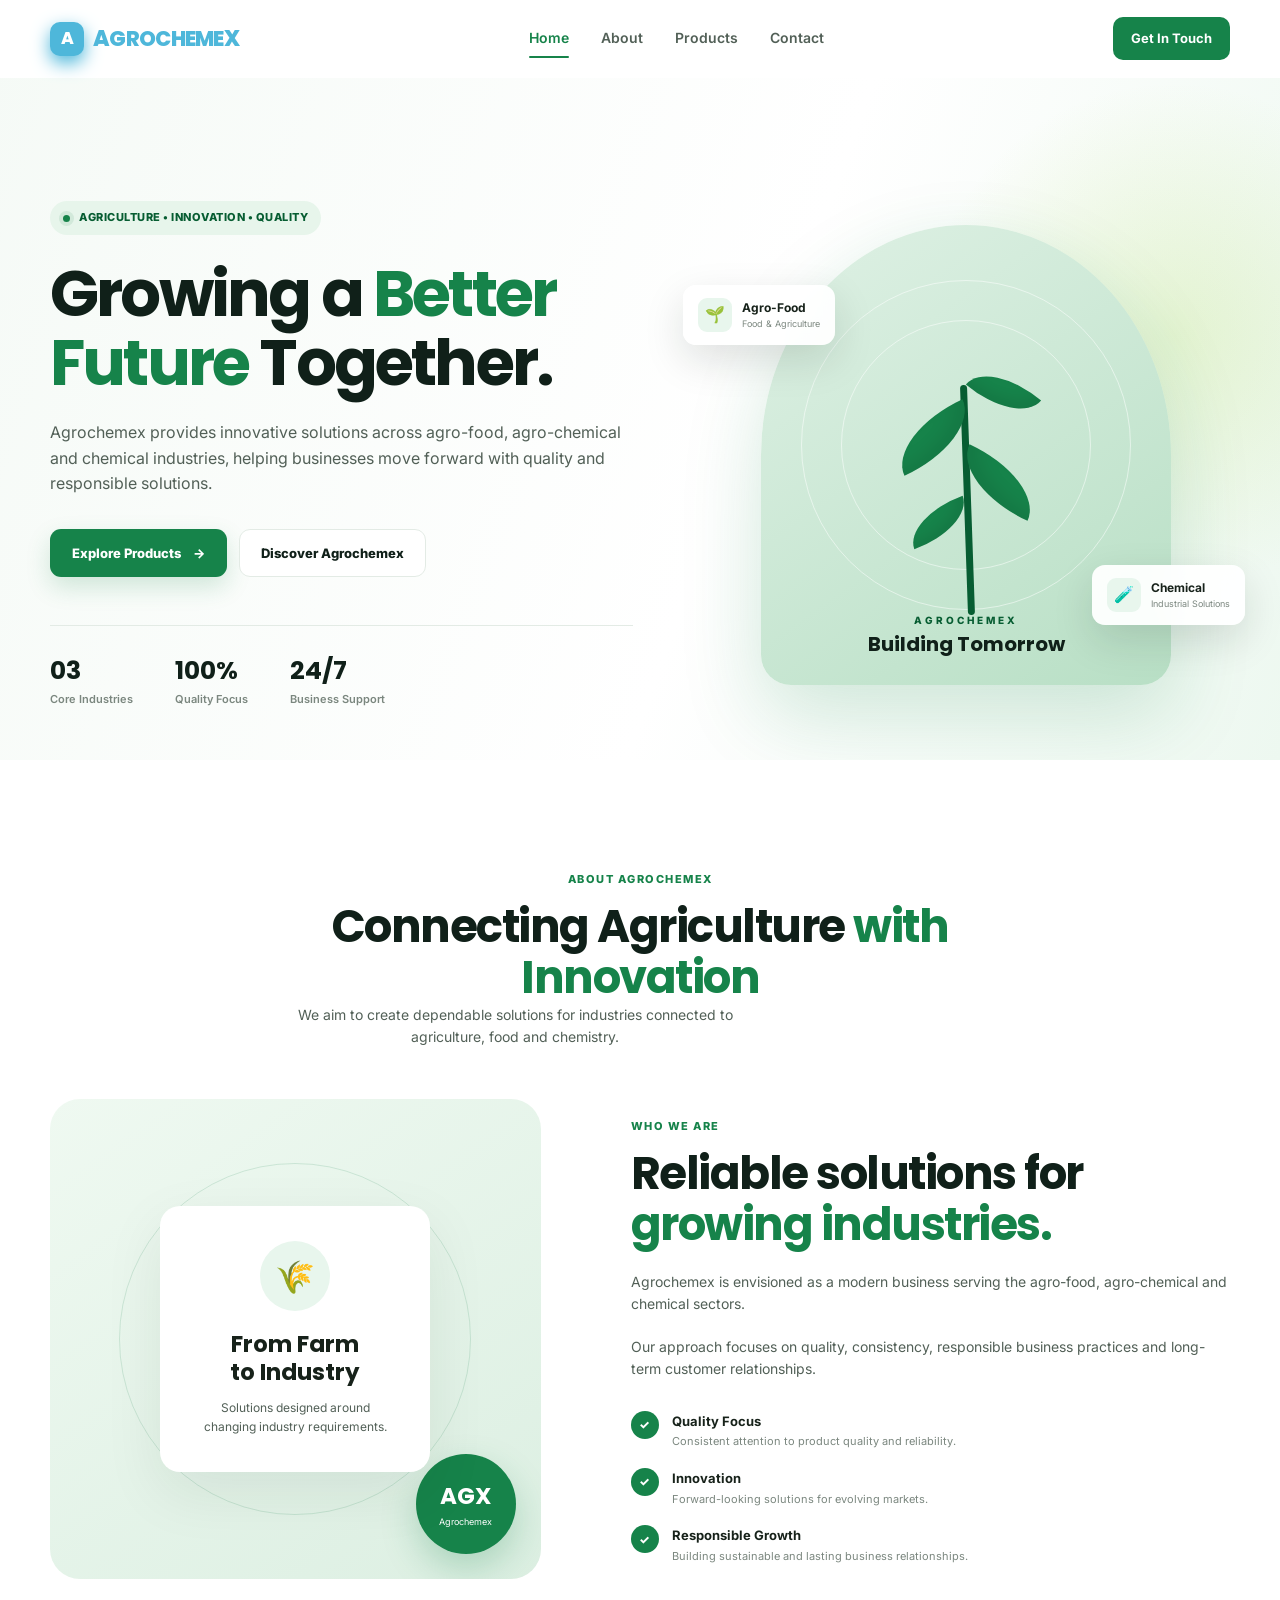
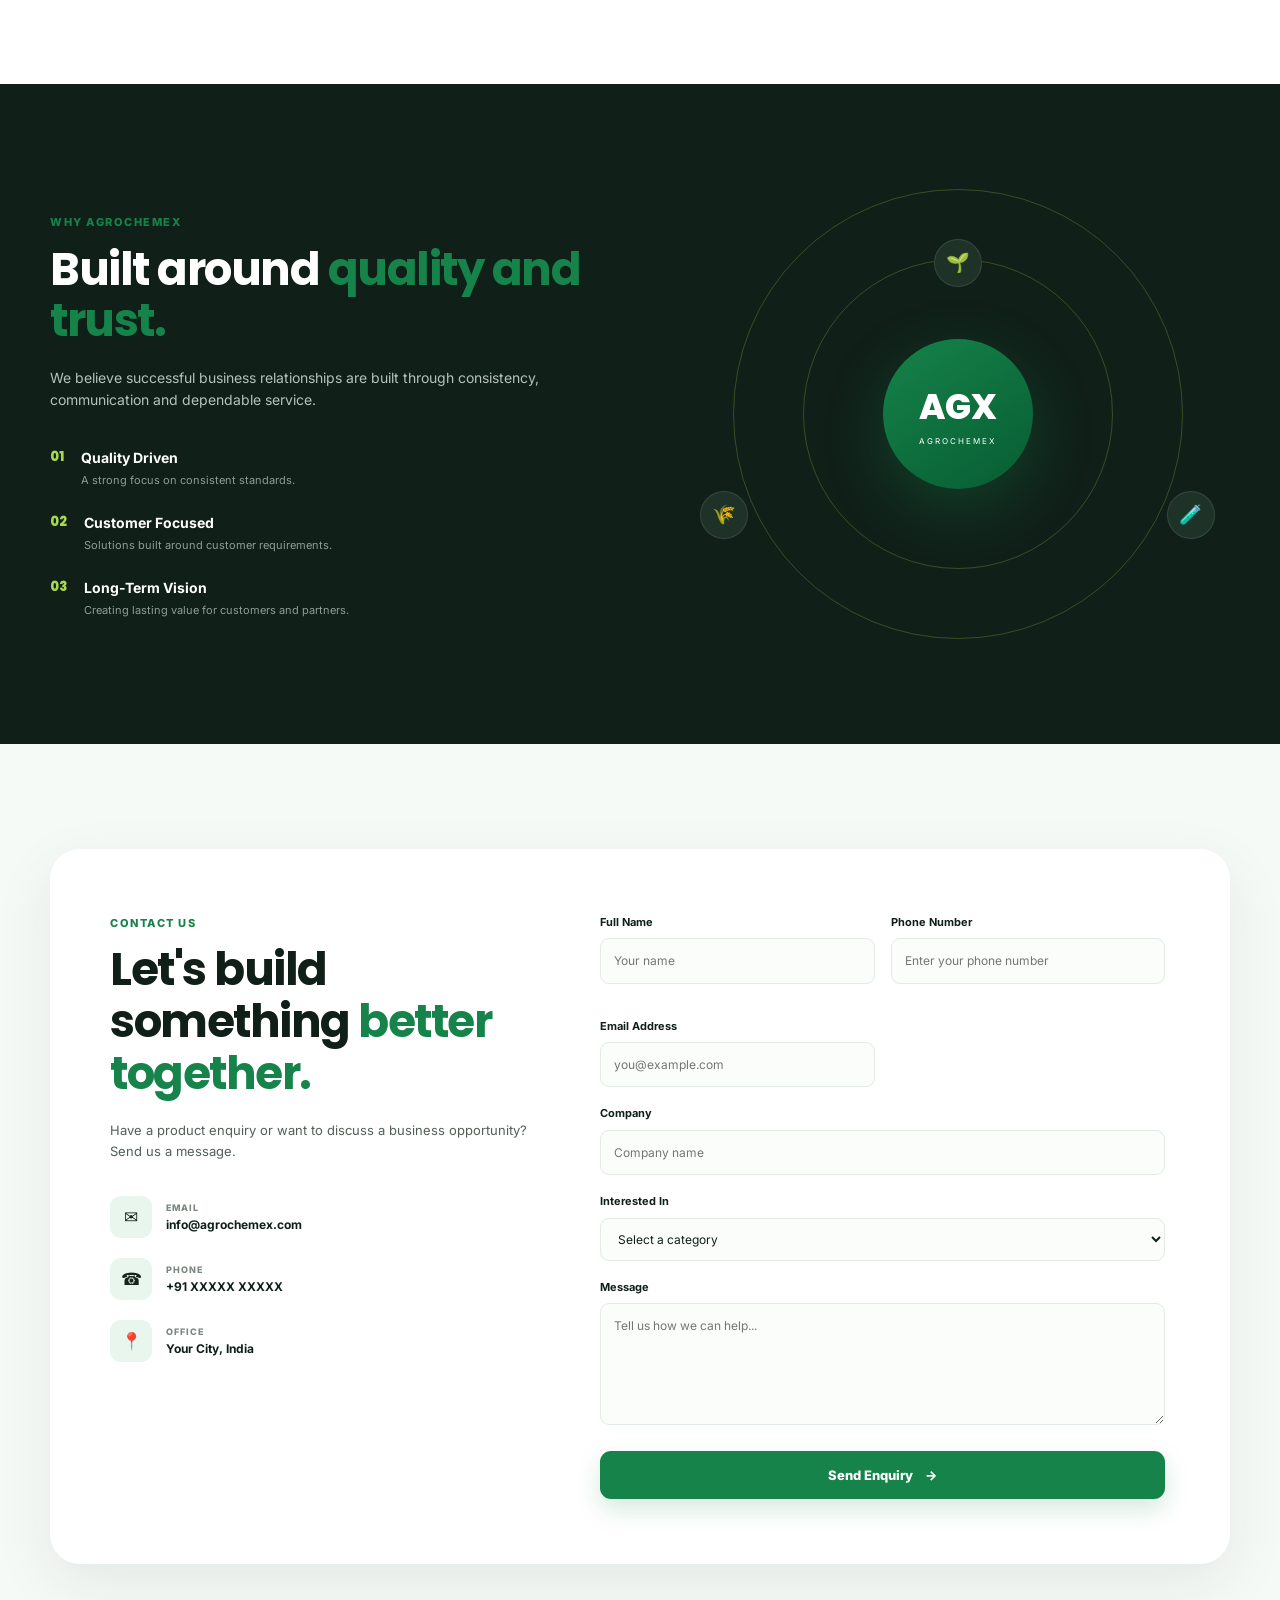
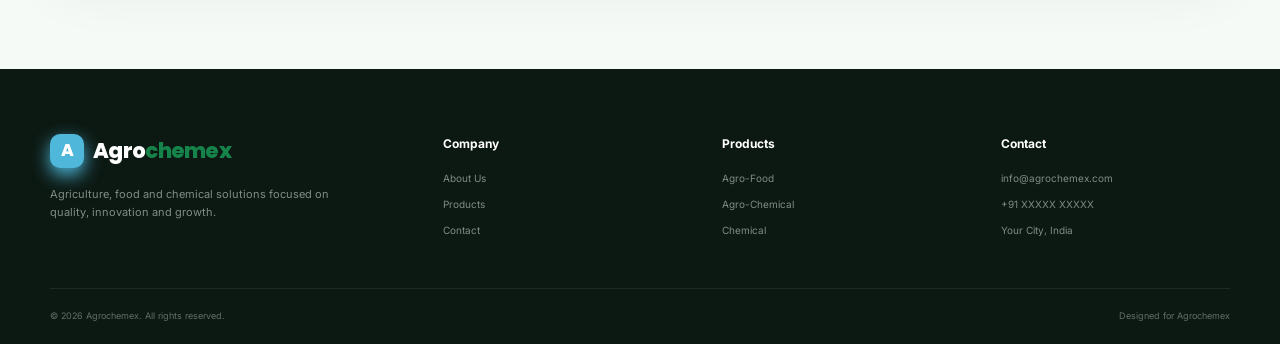
<file: index.html>
<!DOCTYPE html>
<html lang="en">
<head>
    <meta charset="UTF-8">

    <meta name="viewport"
          content="width=device-width, initial-scale=1.0">

    <meta name="description"
          content="Agrochemex - Innovative solutions in Agro-Food, Agro-Chemical and Chemical products.">

    <meta name="keywords"
          content="Agrochemex, agro food, agro chemical, chemicals, agriculture">

    <meta name="author"
          content="Agrochemex">

    <title>Agrochemex | Agriculture & Chemical Solutions</title>

    <!-- Google Font -->
    <link rel="preconnect" href="https://fonts.googleapis.com">
    <link rel="preconnect" href="https://fonts.gstatic.com" crossorigin>

    <link href="https://fonts.googleapis.com/css2?family=Inter:wght@400;500;600;700;800&family=Poppins:wght@500;600;700;800&display=swap"
          rel="stylesheet">

    <!-- CSS -->
    <link rel="stylesheet" href="style.css">
</head>

<body>

<!-- =========================================
     HEADER
========================================= -->

<header class="header" id="header">

    <div class="container nav-container">

        <a href="#home" class="logo">
            <span class="logo-icon">A</span>
            <span style="color: rgb(78, 183, 218);"> <span class="A-Style"> A</span>GROCHEME<span class="A-Style">X</span></span>
        </a>

        <nav class="navbar" id="navbar">

            <a href="#home" class="nav-link active">Home</a>
            <a href="#about" class="nav-link">About</a>
            <a href="Products/products.html" class="nav-link">Products</a>
            <a href="#contact" class="nav-link">Contact</a>

        </nav>

        <a href="#contact" class="nav-button">
            Get In Touch
        </a>

        <button class="menu-button"
                id="menuButton"
                aria-label="Open navigation menu"
                aria-expanded="false">

            <span></span>
            <span></span>
            <span></span>

        </button>

    </div>

</header>


<!-- =========================================
     HERO SECTION
========================================= -->

<main>

<section class="hero" id="home">

    <div class="hero-background"></div>

    <div class="container hero-container">

        <div class="hero-content">

            <div class="hero-badge">
                <span class="badge-dot"></span>
                Agriculture • Innovation • Quality
            </div>

            <h1>
                Growing a
                <span>Better Future</span>
                Together.
            </h1>

            <p>
                Agrochemex provides innovative solutions across
                agro-food, agro-chemical and chemical industries,
                helping businesses move forward with quality
                and responsible solutions.
            </p>

            <div class="hero-buttons">

                <a href="Products/products.html" class="btn btn-primary">
                    Explore Products
                    <span>→</span>
                </a>

                <a href="#about" class="btn btn-secondary">
                    Discover Agrochemex
                </a>

            </div>

            <div class="hero-stats">

                <div class="stat">
                    <strong>03</strong>
                    <span>Core Industries</span>
                </div>

                <div class="stat">
                    <strong>100%</strong>
                    <span>Quality Focus</span>
                </div>

                <div class="stat">
                    <strong>24/7</strong>
                    <span>Business Support</span>
                </div>

            </div>

        </div>


        <div class="hero-visual">

            <div class="hero-card main-visual-card">

                <div class="visual-circle circle-one"></div>
                <div class="visual-circle circle-two"></div>

                <div class="plant">
                    <div class="stem"></div>

                    <div class="leaf leaf-one"></div>
                    <div class="leaf leaf-two"></div>
                    <div class="leaf leaf-three"></div>
                    <div class="leaf leaf-four"></div>

                </div>

                <div class="visual-label">
                    <span>AGROCHEMEX</span>
                    <strong>Building Tomorrow</strong>
                </div>

            </div>

            <div class="floating-card floating-card-one">
                <span class="floating-icon">🌱</span>
                <div>
                    <strong>Agro-Food</strong>
                    <small>Food & Agriculture</small>
                </div>
            </div>

            <div class="floating-card floating-card-two">
                <span class="floating-icon">🧪</span>
                <div>
                    <strong>Chemical</strong>
                    <small>Industrial Solutions</small>
                </div>
            </div>

        </div>

    </div>

</section>


<!-- =========================================
     ABOUT SECTION
========================================= -->

<section class="about section" id="about">

    <div class="container">

        <div class="section-heading centered">

            <span class="section-tag">ABOUT AGROCHEMEX</span>

            <h2>
                Connecting Agriculture
                <span>with Innovation</span>
            </h2>

            <p>
                We aim to create dependable solutions for industries
                connected to agriculture, food and chemistry.
            </p>

        </div>


        <div class="about-grid">

            <div class="about-visual">

                <div class="about-box">

                    <div class="about-icon">🌾</div>

                    <h3>
                        From Farm
                        <br>
                        to Industry
                    </h3>

                    <p>
                        Solutions designed around changing
                        industry requirements.
                    </p>

                </div>

                <div class="experience-badge">
                    <strong>AGX</strong>
                    <span>Agrochemex</span>
                </div>

            </div>


            <div class="about-content">

                <span class="section-tag">
                    WHO WE ARE
                </span>

                <h2>
                    Reliable solutions for
                    <span>growing industries.</span>
                </h2>

                <p>
                    Agrochemex is envisioned as a modern business
                    serving the agro-food, agro-chemical and chemical
                    sectors.
                </p>

                <p>
                    Our approach focuses on quality, consistency,
                    responsible business practices and long-term
                    customer relationships.
                </p>

                <div class="about-features">

                    <div class="feature">

                        <span class="feature-icon">✓</span>

                        <div>
                            <strong>Quality Focus</strong>
                            <p>
                                Consistent attention to product
                                quality and reliability.
                            </p>
                        </div>

                    </div>


                    <div class="feature">

                        <span class="feature-icon">✓</span>

                        <div>
                            <strong>Innovation</strong>
                            <p>
                                Forward-looking solutions for
                                evolving markets.
                            </p>
                        </div>

                    </div>


                    <div class="feature">

                        <span class="feature-icon">✓</span>

                        <div>
                            <strong>Responsible Growth</strong>
                            <p>
                                Building sustainable and lasting
                                business relationships.
                            </p>
                        </div>

                    </div>

                </div>

            </div>

        </div>

    </div>

</section>



<!-- =========================================
     WHY US SECTION
========================================= -->

<section class="why-us section">

    <div class="container">

        <div class="why-grid">

            <div class="why-content">

                <span class="section-tag">
                    WHY AGROCHEMEX
                </span>

                <h2>
                    Built around
                    <span>quality and trust.</span>
                </h2>

                <p>
                    We believe successful business relationships
                    are built through consistency, communication
                    and dependable service.
                </p>

                <div class="why-list">

                    <div class="why-item">

                        <span>01</span>

                        <div>
                            <h3>Quality Driven</h3>
                            <p>
                                A strong focus on consistent
                                standards.
                            </p>
                        </div>

                    </div>


                    <div class="why-item">

                        <span>02</span>

                        <div>
                            <h3>Customer Focused</h3>
                            <p>
                                Solutions built around
                                customer requirements.
                            </p>
                        </div>

                    </div>


                    <div class="why-item">

                        <span>03</span>

                        <div>
                            <h3>Long-Term Vision</h3>
                            <p>
                                Creating lasting value for
                                customers and partners.
                            </p>
                        </div>

                    </div>

                </div>

            </div>


            <div class="why-visual">

                <div class="orbit orbit-one"></div>
                <div class="orbit orbit-two"></div>

                <div class="why-center">
                    <span>AGX</span>
                    <small>AGROCHEMEX</small>
                </div>

                <div class="orbit-point point-one">
                    🌱
                </div>

                <div class="orbit-point point-two">
                    🧪
                </div>

                <div class="orbit-point point-three">
                    🌾
                </div>

            </div>

        </div>

    </div>

</section>


<!-- =========================================
     CONTACT SECTION
========================================= -->

<section class="contact section" id="contact">

    <div class="container">

        <div class="contact-wrapper">

            <div class="contact-info">

                <span class="section-tag">
                    CONTACT US
                </span>

                <h2>
                    Let's build something
                    <span>better together.</span>
                </h2>

                <p>
                    Have a product enquiry or want to discuss
                    a business opportunity? Send us a message.
                </p>


                <div class="contact-details">

                    <div class="contact-detail">

                        <span class="contact-detail-icon">
                            ✉
                        </span>

                        <div>
                            <small>Email</small>
                            <strong>
                                info@agrochemex.com
                            </strong>
                        </div>

                    </div>


                    <div class="contact-detail">

                        <span class="contact-detail-icon">
                            ☎
                        </span>

                        <div>
                            <small>Phone</small>
                            <strong>
                                +91 XXXXX XXXXX
                            </strong>
                        </div>

                    </div>


                    <div class="contact-detail">

                        <span class="contact-detail-icon">
                            📍
                        </span>

                        <div>
                            <small>Office</small>
                            <strong>
                                Your City, India
                            </strong>
                        </div>

                    </div>

                </div>

            </div>


            <div class="contact-form-container">

                <form id="contactForm" novalidate>

                    <div class="form-row">

                        <div class="form-group">

                            <label for="name">
                                Full Name
                            </label>

                            <input
                                type="text"
                                id="name"
                                name="name"
                                placeholder="Your name"
                                required>

                        </div>

                        <div class="form-group">
                            <label for="phone">Phone Number</label>
                        
                            <input
                                type="tel"
                                id="phone"
                                name="phone"
                                placeholder="Enter your phone number"
                                inputmode="tel"
                                autocomplete="tel"
                                required
                            >
                        </div>


                        <div class="form-group">

                            <label for="email">
                                Email Address
                            </label>

                            <input
                                type="email"
                                id="email"
                                name="email"
                                placeholder="you@example.com"
                                required>

                        </div>

                    </div>


                    <div class="form-group">

                        <label for="company">
                            Company
                        </label>

                        <input
                            type="text"
                            id="company"
                            name="company"
                            placeholder="Company name">

                    </div>


                    <div class="form-group">

                        <label for="interest">
                            Interested In
                        </label>

                        <select id="interest"
                                name="interest">

                            <option value="">
                                Select a category
                            </option>

                            <option value="agro-food">
                                Agro-Food
                            </option>

                            <option value="agro-chemical">
                                Agro-Chemical
                            </option>

                            <option value="chemical">
                                Chemical
                            </option>

                            <option value="general">
                                General Enquiry
                            </option>

                        </select>

                    </div>


                    <div class="form-group">

                        <label for="message">
                            Message
                        </label>

                        <textarea
                            id="message"
                            name="message"
                            rows="5"
                            placeholder="Tell us how we can help..."
                            required></textarea>

                    </div>


                    <button type="submit"
                            class="btn btn-primary submit-button">

                        Send Enquiry
                        <span>→</span>

                    </button>

                    <p class="form-status"
                       id="formStatus"></p>

                </form>

            </div>

        </div>

    </div>

</section>

</main>


<!-- =========================================
     FOOTER
========================================= -->

<footer class="footer">

    <div class="container">

        <div class="footer-grid">

            <div class="footer-brand">

                <a href="#home" class="logo footer-logo">

                    <span class="logo-icon">A</span>

                    <span>
                        Agro<span class="logo-green">chemex</span>
                    </span>

                </a>

                <p>
                    Agriculture, food and chemical solutions
                    focused on quality, innovation and growth.
                </p>

            </div>


            <div class="footer-column">

                <h3>Company</h3>

                <a href="#about">About Us</a>
                <a href="Products/products.html">Products</a>
                <a href="#contact">Contact</a>

            </div>


            <div class="footer-column">

                <h3>Products</h3>

                <a href="#products"
                   data-footer-filter="agro-food">
                    Agro-Food
                </a>

                <a href="#products"
                   data-footer-filter="agro-chemical">
                    Agro-Chemical
                </a>

                <a href="#products"
                   data-footer-filter="chemical">
                    Chemical
                </a>

            </div>


            <div class="footer-column">

                <h3>Contact</h3>

                <a href="mailto:info@agrochemex.com">
                    info@agrochemex.com
                </a>

                <a href="tel:+910000000000">
                    +91 XXXXX XXXXX
                </a>

                <span>
                    Your City, India
                </span>

            </div>

        </div>


        <div class="footer-bottom">

            <p>
                © <span id="currentYear"></span>
                Agrochemex. All rights reserved.
            </p>

            <p>
                Designed for Agrochemex
            </p>

        </div>

    </div>

</footer>


<!-- =========================================
     BACK TO TOP
========================================= -->

<button class="back-to-top"
        id="backToTop"
        aria-label="Back to top">

    ↑

</button>


<!-- =========================================
     PRODUCT MODAL
========================================= -->

<div class="modal"
     id="productModal"
     aria-hidden="true">

    <div class="modal-overlay"
         id="modalOverlay"></div>

    <div class="modal-content">

        <button class="modal-close"
                id="modalClose"
                aria-label="Close">
            ×
        </button>

        <div class="modal-icon"
             id="modalIcon">
            🌱
        </div>

        <span class="section-tag"
              id="modalCategory">
            CATEGORY
        </span>

        <h2 id="modalTitle">
            Product Category
        </h2>

        <p id="modalDescription">
            Product information.
        </p>

        <div class="modal-note">
            Product specifications can be added here.
        </div>

    </div>

</div>


<!-- JavaScript -->
<script src="script.js"></script>

</body>
</html>
</file>
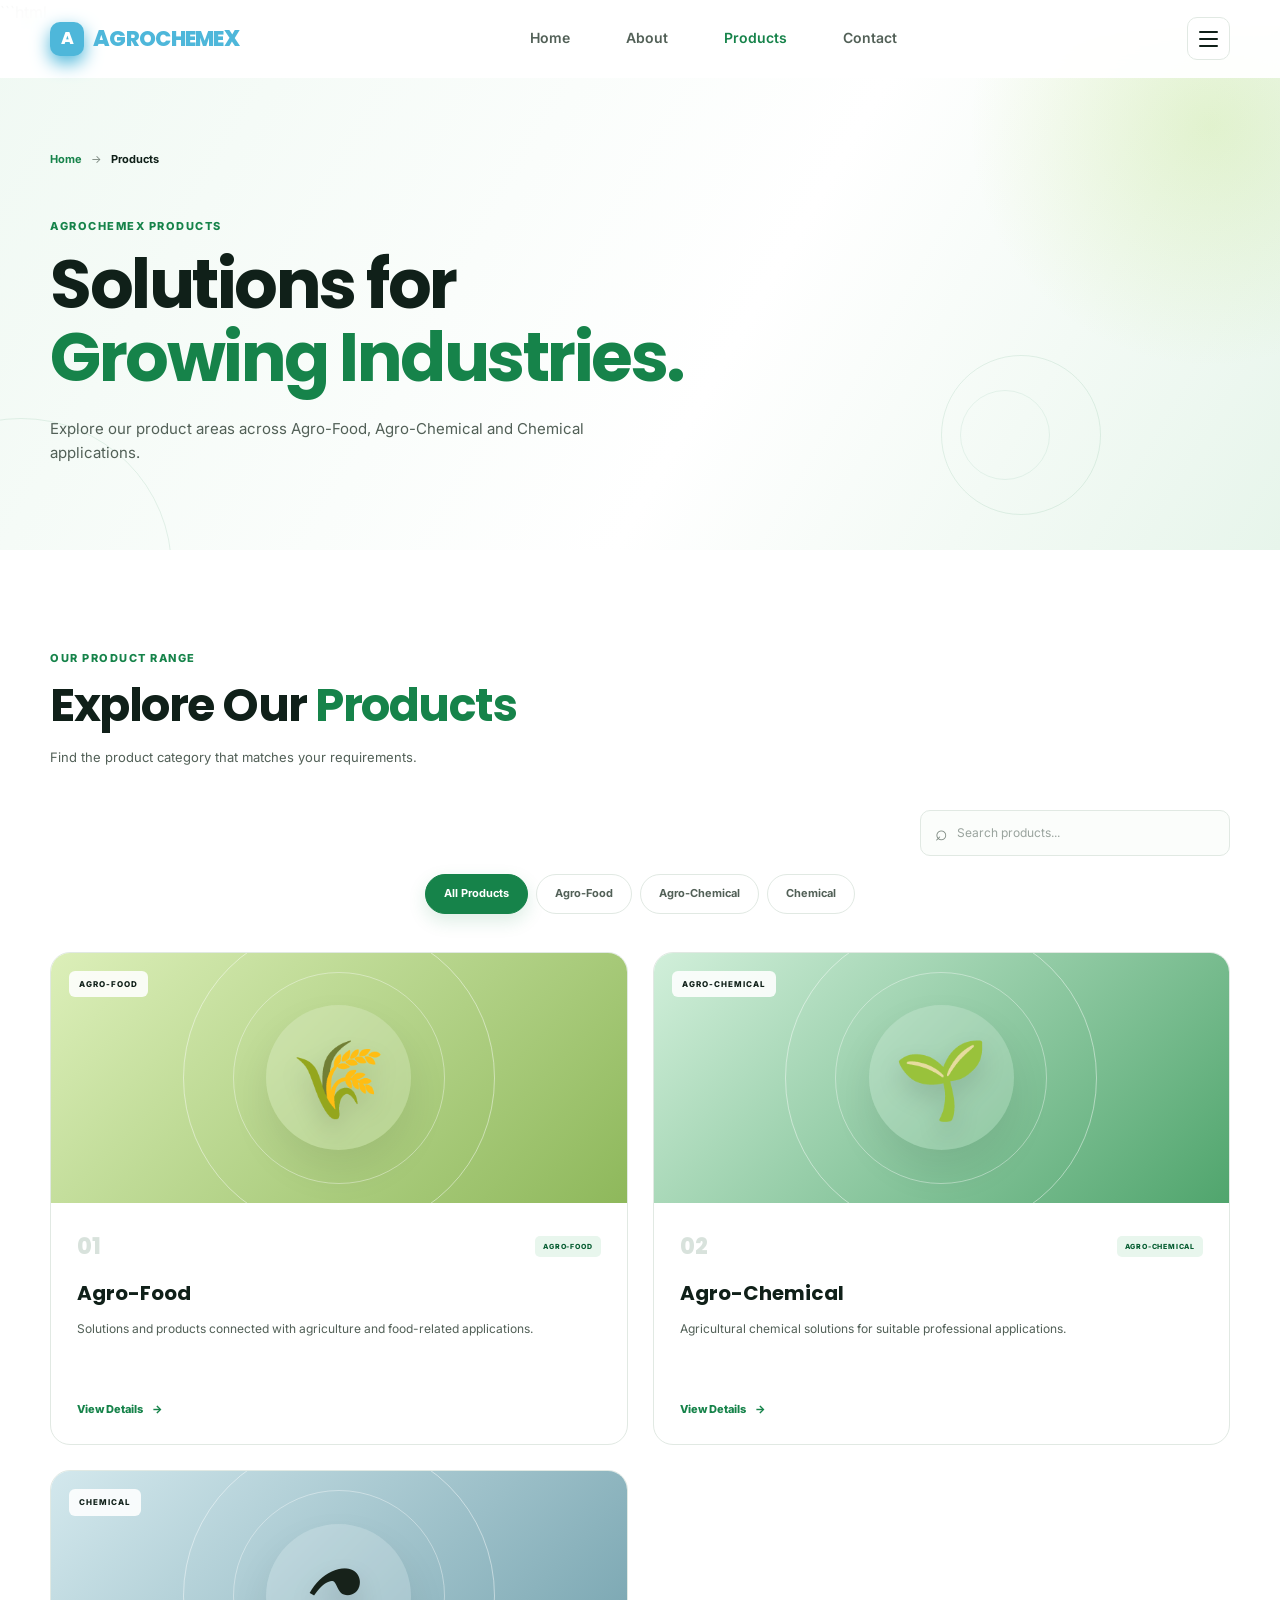
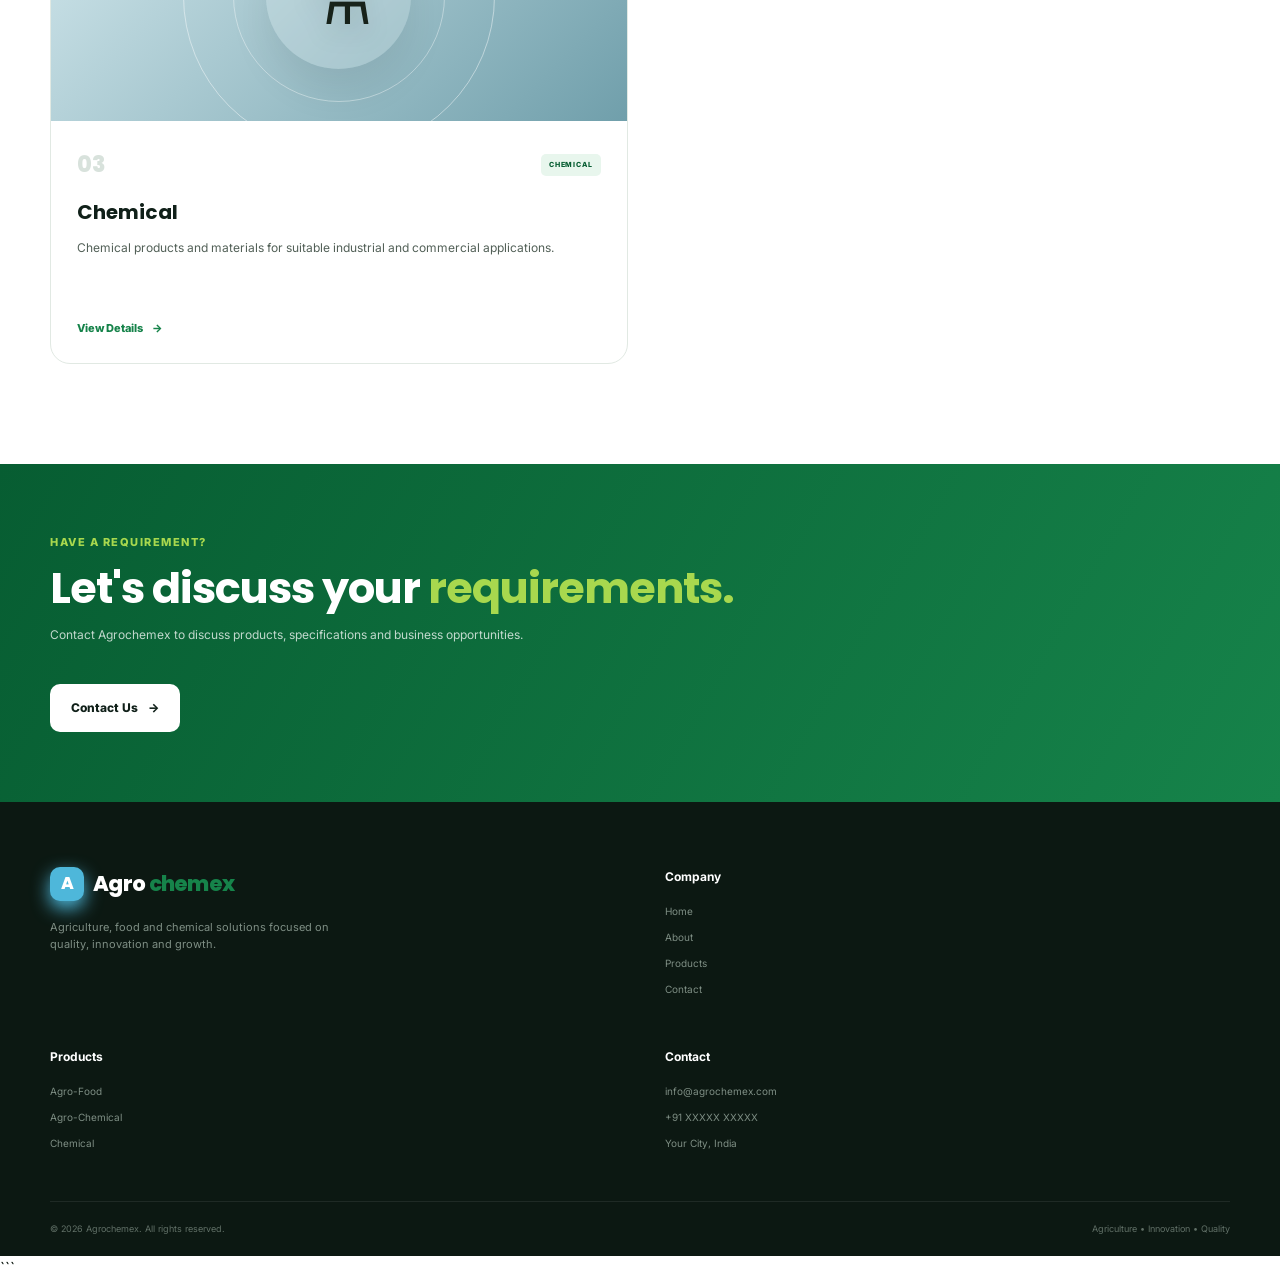
<file: Products/products.html>
```html
<!DOCTYPE html>
<html lang="en">
<head>
    <meta charset="UTF-8">

    <meta name="viewport"
          content="width=device-width, initial-scale=1.0">

    <meta name="description"
          content="Agrochemex Products - Agro-Food, Agro-Chemical and Chemical solutions.">

    <title>Products | Agrochemex</title>

    <!-- Google Fonts -->
    <link rel="preconnect" href="https://fonts.googleapis.com">
    <link rel="preconnect"
          href="https://fonts.gstatic.com"
          crossorigin>

    <link
        href="https://fonts.googleapis.com/css2?family=Inter:wght@400;500;600;700;800&family=Poppins:wght@500;600;700;800&display=swap"
        rel="stylesheet">

    <!-- Product CSS -->
    <link rel="stylesheet" href="products.css">
</head>

<body>

<!-- =========================================
     HEADER
========================================= -->

<header class="header" id="header">

    <div class="container nav-container">

        <a href="index.html" class="logo">
            <span class="logo-icon">A</span>

            <span style="color: rgb(78, 183, 218);"> <span class="A-Style"> A</span>GROCHEME<span class="A-Style">X</span></span>
        </a>


        <nav class="navbar" id="navbar">

            <a href="\index.html" class="nav-link">
                Home
            </a>

            <a href="index.html#about" class="nav-link">
                About
            </a>

            <a href="products.html"
               class="nav-link active">
                Products
            </a>

            <a href="\index.html#contact" class="nav-link">
                Contact
            </a>

        </nav>


        <button
            class="menu-button"
            id="menuButton"
            aria-label="Open navigation menu"
            aria-expanded="false">

            <span></span>
            <span></span>
            <span></span>

        </button>

    </div>

</header>


<!-- =========================================
     PAGE HERO
========================================= -->

<section class="products-hero">

    <div class="hero-decoration decoration-one"></div>
    <div class="hero-decoration decoration-two"></div>

    <div class="container">

        <div class="breadcrumb">

            <a href="\index.html">
                Home
            </a>

            <span>→</span>

            <strong>
                Products
            </strong>

        </div>


        <div class="hero-content">

            <span class="section-tag">
                AGROCHEMEX PRODUCTS
            </span>

            <h1>
                Solutions for
                <span>Growing Industries.</span>
            </h1>

            <p>
                Explore our product areas across Agro-Food,
                Agro-Chemical and Chemical applications.
            </p>

        </div>

    </div>

</section>


<!-- =========================================
     PRODUCT SECTION
========================================= -->

<main>

<section class="products-section">

    <div class="container">


        <!-- Section Heading -->

        <div class="section-heading">

            <div>

                <span class="section-tag">
                    OUR PRODUCT RANGE
                </span>

                <h2>
                    Explore Our
                    <span>Products</span>
                </h2>

            </div>

            <p>
                Find the product category that matches
                your requirements.
            </p>

        </div>


        <!-- =====================================
             SEARCH
        ====================================== -->

        <div class="product-controls">

            <div class="search-box">

                <span class="search-icon">
                    ⌕
                </span>

                <input
                    type="search"
                    id="productSearch"
                    placeholder="Search products..."
                    autocomplete="off">

            </div>

        </div>


        <!-- =====================================
             FILTERS
        ====================================== -->

        <div class="filter-buttons">

            <button
                class="filter-btn active"
                data-filter="all">

                All Products

            </button>


            <button
                class="filter-btn"
                data-filter="agro-food">

                Agro-Food

            </button>


            <button
                class="filter-btn"
                data-filter="agro-chemical">

                Agro-Chemical

            </button>


            <button
                class="filter-btn"
                data-filter="chemical">

                Chemical

            </button>

        </div>


        <!-- =====================================
             PRODUCT GRID
        ====================================== -->

        <div
            class="products-grid"
            id="productsGrid">


            <!-- =================================
                 AGRO FOOD
            ================================== -->

            <article
                class="product-card"
                data-category="agro-food"
                data-name="agro food solutions">
                <a href="Agro-Food/agro-food.html" class="">

                <div class="product-image agro-food">

                    <div class="product-circle"></div>

                    <span class="product-symbol">
                        🌾
                    </span>

                    <span class="category-label">
                        AGRO-FOOD
                    </span>

                </div>


                <div class="product-info">

                    <div class="product-top">

                        <span class="product-number">
                            01
                        </span>

                        <span class="product-tag">
                            AGRO-FOOD
                        </span>

                    </div>


                    <h3>
                        Agro-Food 
                    </h3>


                    <p>
                        Solutions and products connected with
                        agriculture and food-related applications.
                    </p>


                    <a href="Agro-Food/agro-food.html"><button
                        class="view-product"
                        data-product="agro-food">

                        View Details

                        <span>→</span>

                    </button></a>

                </div>
            </a>
            </article>  


            <!-- =================================
                 AGRO CHEMICAL
            ================================== -->

            <article
                class="product-card"
                data-category="agro-chemical"
                data-name="agro chemical agricultural solutions">

                <div class="product-image agro-chemical">

                    <div class="product-circle"></div>

                    <span class="product-symbol">
                        🌱
                    </span>

                    <span class="category-label">
                        AGRO-CHEMICAL
                    </span>

                </div>


                <div class="product-info">

                    <div class="product-top">

                        <span class="product-number">
                            02
                        </span>

                        <span class="product-tag">
                            AGRO-CHEMICAL
                        </span>

                    </div>


                    <h3>
                        Agro-Chemical
                    </h3>


                    <p>
                        Agricultural chemical solutions for
                        suitable professional applications.
                    </p>


                    <button
                        class="view-product"
                        data-product="agro-chemical">

                        View Details

                        <span>→</span>

                    </button>

                </div>

            </article>


            <!-- =================================
                 CHEMICAL
            ================================== -->

            <article
                class="product-card"
                data-category="chemical"
                data-name="industrial chemical solutions">

                <div class="product-image chemical">

                    <div class="product-circle"></div>

                    <span class="product-symbol">
                        ⚗
                    </span>

                    <span class="category-label">
                        CHEMICAL
                    </span>

                </div>


                <div class="product-info">

                    <div class="product-top">

                        <span class="product-number">
                            03
                        </span>

                        <span class="product-tag">
                            CHEMICAL
                        </span>

                    </div>


                    <h3>
                        Chemical 
                    </h3>


                    <p>
                        Chemical products and materials for
                        suitable industrial and commercial
                        applications.
                    </p>


                    <a href="Chemical/chemical.html" class="chemical-link">  <button
                        class="view-product"
                        data-product="chemical">

                        View Details

                        <span>→</span>

                    </button></a>

                </div>

            </article>

        </div>


        <!-- =====================================
             NO RESULTS
        ====================================== -->

        <div
            class="no-results"
            id="noResults">

            <div class="no-results-icon">
                🔎
            </div>

            <h3>
                No Products Found
            </h3>

            <p>
                Try another search term or category.
            </p>

        </div>

    </div>

</section>


<!-- =========================================
     PRODUCT CATEGORIES
========================================= -->


</main>


<!-- =========================================
     CTA
========================================= -->

<section class="products-cta">

    <div class="container">

        <div class="cta-content">

            <div>

                <span class="section-tag">
                    HAVE A REQUIREMENT?
                </span>

                <h2>
                    Let's discuss your
                    <span>requirements.</span>
                </h2>

                <p>
                    Contact Agrochemex to discuss products,
                    specifications and business opportunities.
                </p>

            </div>


            <a
                href="\index.html#contact"
                class="cta-button">

                Contact Us

                <span>→</span>

            </a>

        </div>

    </div>

</section>


        </div>

    </div>

</section>
<!-- =========================================
     FOOTER
========================================= -->

<footer class="footer">

    <div class="container">

        <div class="footer-grid">


            <div class="footer-brand">

                <a
                    href="index.html"
                    class="logo footer-logo">

                    <span class="logo-icon">
                        A
                    </span>

                    <span>
                        Agro<span class="logo-green">
                            chemex
                        </span>
                    </span>

                </a>

                <p>
                    Agriculture, food and chemical solutions
                    focused on quality, innovation and growth.
                </p>

            </div>


            <div class="footer-column">

                <h3>
                    Company
                </h3>

                <a href="index.html">
                    Home
                </a>

                <a href="index.html#about">
                    About
                </a>

                <a href="products.html">
                    Products
                </a>

                <a href="index.html#contact">
                    Contact
                </a>

            </div>


            <div class="footer-column">

                <h3>
                    Products
                </h3>

                <a
                    href="#"
                    data-footer-category="agro-food">

                    Agro-Food

                </a>

                <a
                    href="#"
                    data-footer-category="agro-chemical">

                    Agro-Chemical

                </a>

                <a
                    href="#"
                    data-footer-category="chemical">

                    Chemical

                </a>

            </div>


            <div class="footer-column">

                <h3>
                    Contact
                </h3>

                <a href="mailto:info@agrochemex.com">
                    info@agrochemex.com
                </a>

                <a href="tel:+910000000000">
                    +91 XXXXX XXXXX
                </a>

                <span>
                    Your City, India
                </span>

            </div>

        </div>


        <div class="footer-bottom">

            <p>
                ©
                <span id="currentYear"></span>
                Agrochemex.
                All rights reserved.
            </p>

            <p>
                Agriculture • Innovation • Quality
            </p>

        </div>

    </div>

</footer>



<!-- =========================================
     PRODUCT MODAL
========================================= -->

<div
    class="modal"
    id="productModal"
    aria-hidden="true">

    <div
        class="modal-overlay"
        id="modalOverlay">
    </div>


    <div class="modal-content">

        <button
            class="modal-close"
            id="modalClose"
            aria-label="Close product details">

            ×

        </button>


        <div
            class="modal-icon"
            id="modalIcon">

            🌱

        </div>


        <span
            class="section-tag"
            id="modalCategory">

            CATEGORY

        </span>


        <h2 id="modalTitle">
            Product Category
        </h2>


        <p id="modalDescription">
            Product description.
        </p>


        <div class="modal-note">

            <strong>
                Product Information
            </strong>

            <p>
                Product specifications, packaging,
                applications and technical information
                can be added here.
            </p>

        </div>

        <a
            href="../../index.html#contact"
            class="modal-contact-button"
        >
            Make an Enquiry
            <span>→</span>
        </a>

    </div>

</div>



<!-- JavaScript -->

<script src="products.js"></script>

</body>
</html>
```
</file>
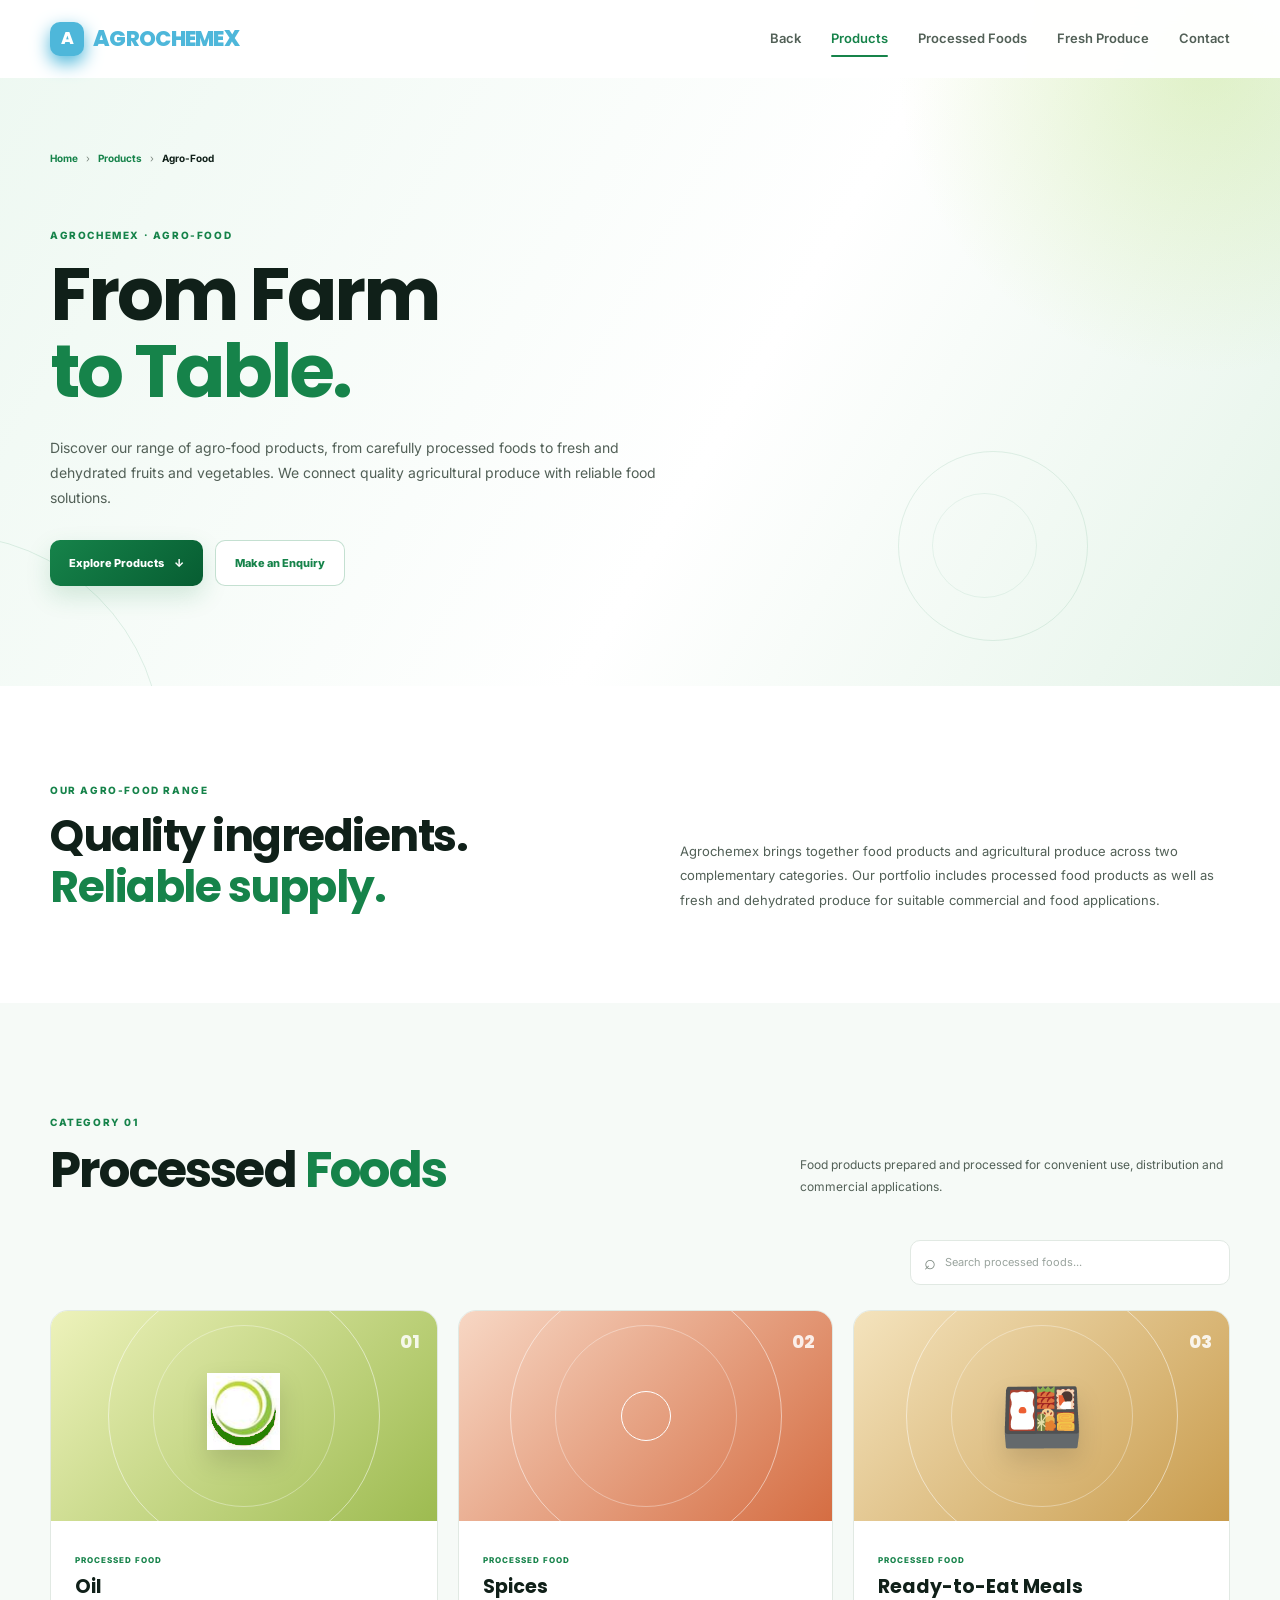
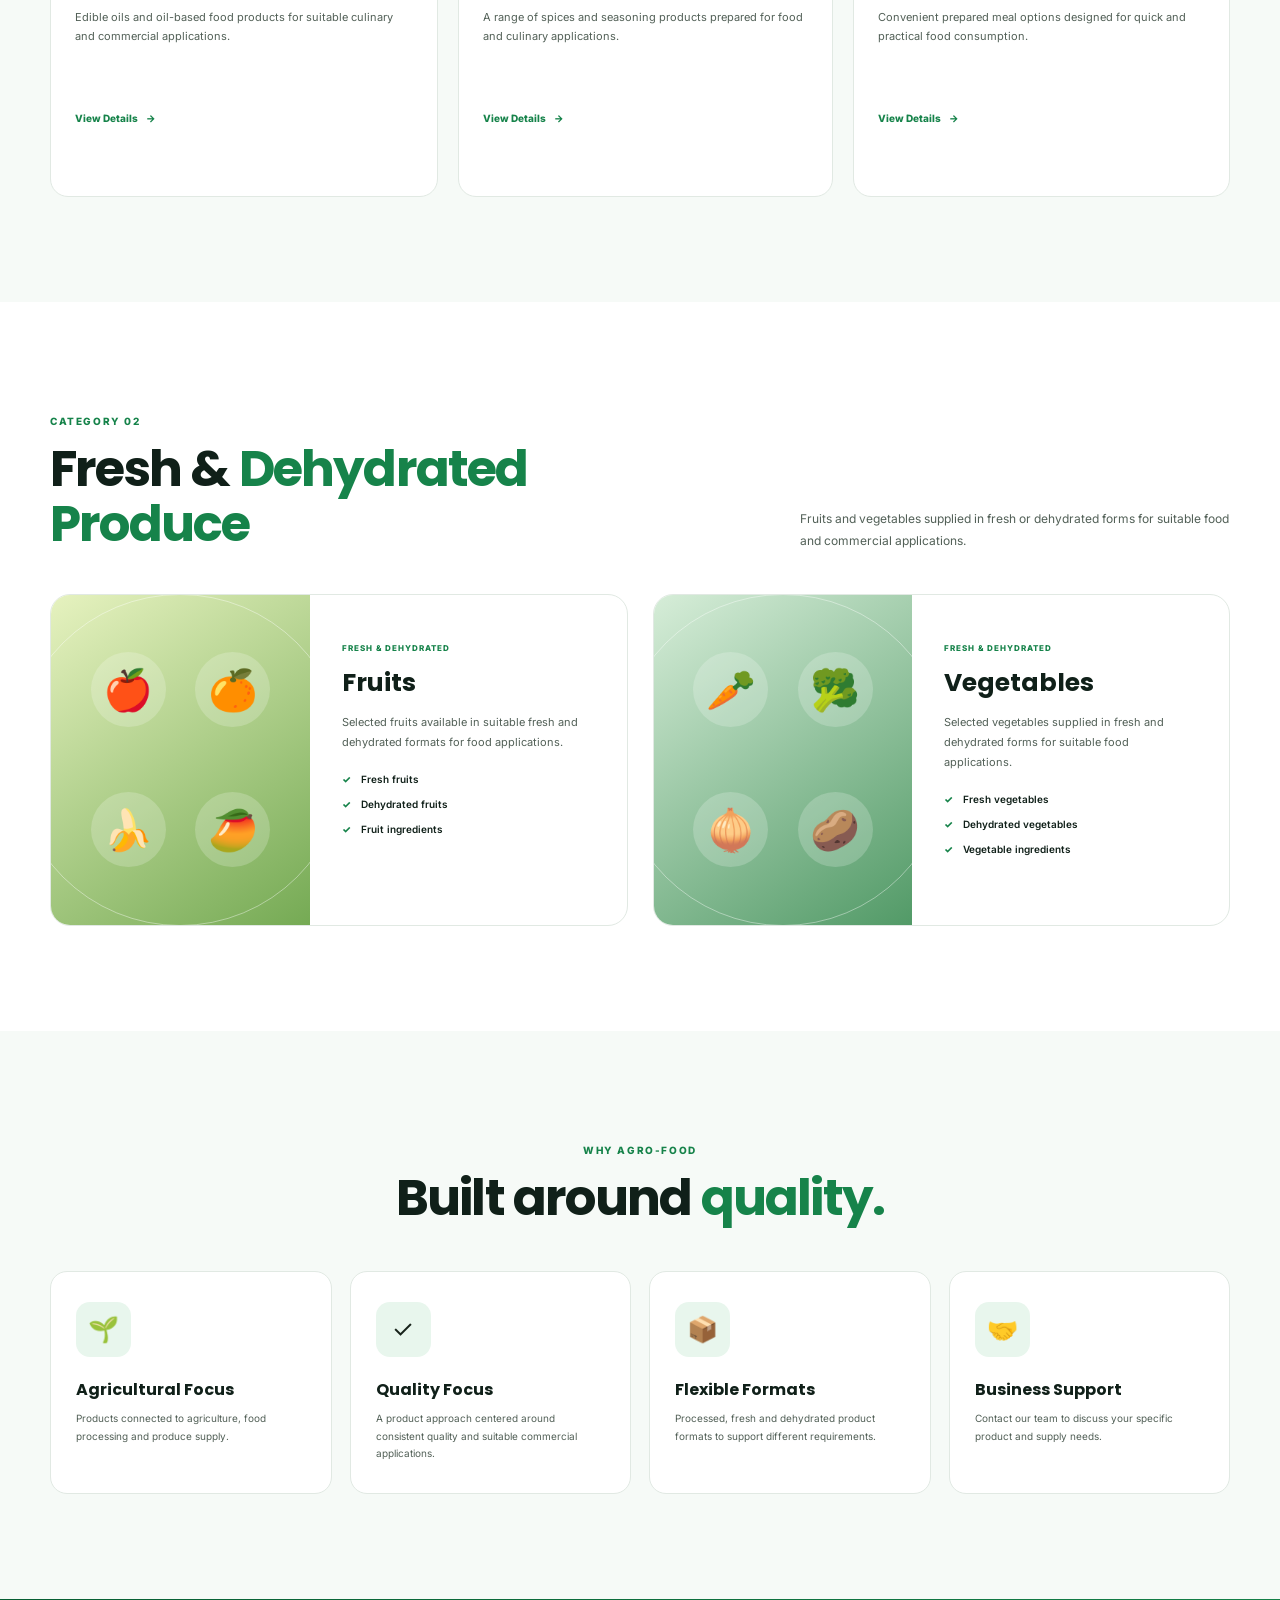
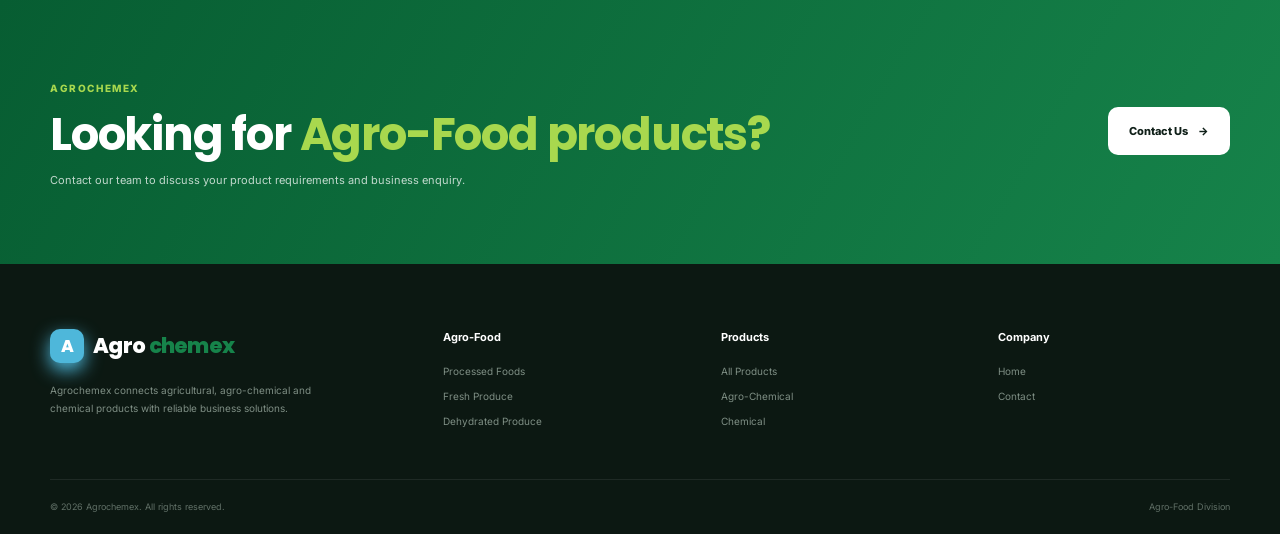
<file: Products/Agro-Food/agro-food.html>
<!DOCTYPE html>
<html lang="en">

<head>

    <meta charset="UTF-8">

    <meta
        name="viewport"
        content="width=device-width, initial-scale=1.0"
    >

    <meta
        name="description"
        content="Agro-Food products from Agrochemex including processed foods, fresh produce and dehydrated fruits and vegetables."
    >

    <title>
        Agro-Food | Agrochemex
    </title>

    <!-- Google Fonts -->
    <link
        rel="preconnect"
        href="https://fonts.googleapis.com"
    >

    <link
        rel="preconnect"
        href="https://fonts.gstatic.com"
        crossorigin
    >

    <link
        href="https://fonts.googleapis.com/css2?family=Inter:wght@400;500;600;700;800&family=Poppins:wght@500;600;700;800&display=swap"
        rel="stylesheet"
    >

    <!-- CSS -->
    <link
        rel="stylesheet"
        href="agro-food.css"
    >

</head>


<body>


<!-- =========================================
     HEADER
========================================= -->

<header class="header" id="header">

    <div class="container nav-container">


        <!-- LOGO -->

        <a
            href="index.html"
            class="logo"
        >

            <span class="logo-icon">
                A
            </span>

            <span style="color: rgb(78, 183, 218);"> <span class="A-Style"> A</span>GROCHEME<span class="A-Style">X</span></span>

        </a>


        <!-- NAVIGATION -->

        <nav
            class="navbar"
            id="navbar"
        >

            <a
                href="../products.html"
                class="nav-link"
            >
                Back
            </a>

            <a
                href="#"
                class="nav-link active"
            >
                Products
            </a>

            <a
                href="#processed-foods"
                class="nav-link"
            >
                Processed Foods
            </a>

            <a
                href="#fresh-produce"
                class="nav-link"
            >
                Fresh Produce
            </a>

            <a
                href="#contact"
                class="nav-link"
            >
                Contact
            </a>

        </nav>


        <!-- MOBILE MENU -->

        <button
            class="menu-button"
            id="menuButton"
            type="button"
            aria-label="Open navigation menu"
            aria-expanded="false"
        >

            <span></span>
            <span></span>
            <span></span>

        </button>

    </div>

</header>



<!-- =========================================
     HERO
========================================= -->

<main>

<section class="hero">

    <div class="hero-decoration hero-decoration-one"></div>

    <div class="hero-decoration hero-decoration-two"></div>


    <div class="container">


        <div class="breadcrumb">

            <a href="index.html">
                Home
            </a>

            <span>›</span>

            <a href="products.html">
                Products
            </a>

            <span>›</span>

            <strong>
                Agro-Food
            </strong>

        </div>


        <div class="hero-content">

            <span class="section-tag">
                AGROCHEMEX · AGRO-FOOD
            </span>

            <h1>
                From Farm
                <span>to Table.</span>
            </h1>

            <p>
                Discover our range of agro-food products,
                from carefully processed foods to fresh
                and dehydrated fruits and vegetables.
                We connect quality agricultural produce
                with reliable food solutions.
            </p>


            <div class="hero-buttons">

                <a
                    href="#processed-foods"
                    class="primary-button"
                >
                    Explore Products
                    <span>↓</span>
                </a>

                <a
                    href="#contact"
                    class="secondary-button"
                >
                    Make an Enquiry
                </a>

            </div>

        </div>

    </div>

</section>



<!-- =========================================
     INTRO
========================================= -->

<section class="intro-section">

    <div class="container">

        <div class="intro-grid">

            <div>

                <span class="section-tag">
                    OUR AGRO-FOOD RANGE
                </span>

                <h2>
                    Quality ingredients.
                    <span>Reliable supply.</span>
                </h2>

            </div>


            <p>
                Agrochemex brings together food products
                and agricultural produce across two
                complementary categories. Our portfolio
                includes processed food products as well
                as fresh and dehydrated produce for
                suitable commercial and food applications.
            </p>

        </div>

    </div>

</section>



<!-- =========================================
     PROCESSED FOODS
========================================= -->

<section
    class="products-section processed-section"
    id="processed-foods"
>

    <div class="container">


        <div class="section-heading">

            <div>

                <span class="section-tag">
                    CATEGORY 01
                </span>

                <h2>
                    Processed
                    <span>Foods</span>
                </h2>

            </div>

            <p>
                Food products prepared and processed
                for convenient use, distribution and
                commercial applications.
            </p>

        </div>


        <!-- SEARCH -->

        <div class="product-tools">

            <div class="search-box">

                <span class="search-icon">
                    ⌕
                </span>

                <input
                    type="search"
                    id="processedSearch"
                    placeholder="Search processed foods..."
                    autocomplete="off"
                >

            </div>

        </div>


        <!-- PRODUCTS -->

        <div
            class="product-grid"
            id="processedGrid"
        >


            <!-- OIL -->

            <article
                class="product-card"
                data-name="oil"
            >

                <div class="product-visual oil">

                    <span class="product-emoji">
                        <img src="Agro-Oil icon.PNG" class="agro-oil-icon">
                    </span>

                    <span class="product-number">
                        01
                    </span>

                </div>


                <div class="product-content">

                    <span class="product-category">
                        PROCESSED FOOD
                    </span>

                    <h3>
                        Oil
                    </h3>

                    <p class="Oil-para" >
                        Edible oils and oil-based food
                        products for suitable culinary
                        and commercial applications.
                    </p>

                    <button
                        type="button"
                        class="product-button"
                        data-product="oil"
                    >
                        View Details
                        <span>→</span>
                    </button>

                </div>

            </article>



            <!-- SPICES -->

            <article
                class="product-card"
                data-name="spices"
            >

                <div class="product-visual spices">

                    <div class="product-emoji2">
                        <!-- <img src="Spices icon.jpg" class="spices-icon"> -->
                    </div>

                    <span class="product-number">
                        02
                    </span>

                </div>


                <div class="product-content">

                    <span class="product-category">
                        PROCESSED FOOD
                    </span>

                    <h3>
                        Spices
                    </h3>

                    <p>
                        A range of spices and seasoning
                        products prepared for food and
                        culinary applications.
                    </p>

                    <button
                        type="button"
                        class="product-button"
                        data-product="spices"
                    >
                        View Details
                        <span>→</span>
                    </button>

                </div>

            </article>






            <!-- READY TO EAT -->

            <article
                class="product-card"
                data-name="ready-to-eat meals ready meals"
            >

                <div class="product-visual ready-meals">

                    <span class="product-emoji">
                        🍱
                    </span>

                    <span class="product-number">
                        03
                    </span>

                </div>


                <div class="product-content">

                    <span class="product-category">
                        PROCESSED FOOD
                    </span>

                    <h3>
                        Ready-to-Eat Meals
                    </h3>

                    <p>
                        Convenient prepared meal options
                        designed for quick and practical
                        food consumption.
                    </p>

                    <button
                        type="button"
                        class="product-button"
                        data-product="ready-meals"
                    >
                        View Details
                        <span>→</span>
                    </button>

                </div>

            </article>

        </div>


        <div
            class="no-results"
            id="processedNoResults"
        >

            <div>
                🔎
            </div>

            <h3>
                No products found
            </h3>

            <p>
                Try searching for another processed food.
            </p>

        </div>

    </div>

</section>



<!-- =========================================
     FRESH & DEHYDRATED PRODUCE
========================================= -->

<section
    class="products-section fresh-section"
    id="fresh-produce"
>

    <div class="container">


        <div class="section-heading">

            <div>

                <span class="section-tag">
                    CATEGORY 02
                </span>

                <h2>
                    Fresh &
                    <span>Dehydrated Produce</span>
                </h2>

            </div>

            <p>
                Fruits and vegetables supplied in fresh
                or dehydrated forms for suitable food
                and commercial applications.
            </p>

        </div>


        <!-- PRODUCE GRID -->

        <div class="produce-grid">


            <!-- FRUITS -->

            <article class="produce-card">

                <div class="produce-image fruits">

                    <span>
                        🍎
                    </span>

                    <span>
                        🍊
                    </span>

                    <span>
                        🍌
                    </span>

                    <span>
                        🥭
                    </span>

                </div>


                <div class="produce-content">

                    <span class="product-category">
                        FRESH & DEHYDRATED
                    </span>

                    <h3>
                        Fruits
                    </h3>

                    <p>
                        Selected fruits available in
                        suitable fresh and dehydrated
                        formats for food applications.
                    </p>


                    <ul>

                        <li>
                            Fresh fruits
                        </li>

                        <li>
                            Dehydrated fruits
                        </li>

                        <li>
                            Fruit ingredients
                        </li>

                    </ul>

                </div>

            </article>



            <!-- VEGETABLES -->

            <article class="produce-card">

                <div class="produce-image vegetables">

                    <span>
                        🥕
                    </span>

                    <span>
                        🥦
                    </span>

                    <span>
                        🧅
                    </span>

                    <span>
                        🥔
                    </span>

                </div>


                <div class="produce-content">

                    <span class="product-category">
                        FRESH & DEHYDRATED
                    </span>

                    <h3>
                        Vegetables
                    </h3>

                    <p>
                        Selected vegetables supplied in
                        fresh and dehydrated forms for
                        suitable food applications.
                    </p>


                    <ul>

                        <li>
                            Fresh vegetables
                        </li>

                        <li>
                            Dehydrated vegetables
                        </li>

                        <li>
                            Vegetable ingredients
                        </li>

                    </ul>

                </div>

            </article>

        </div>

    </div>

</section>



<!-- =========================================
     WHY AGRO-FOOD
========================================= -->

<section class="benefits-section">

    <div class="container">

        <div class="section-heading centered">

            <div>

                <span class="section-tag">
                    WHY AGRO-FOOD
                </span>

                <h2>
                    Built around
                    <span>quality.</span>
                </h2>

            </div>

        </div>


        <div class="benefits-grid">


            <div class="benefit-card">

                <div class="benefit-icon">
                    🌱
                </div>

                <h3>
                    Agricultural Focus
                </h3>

                <p>
                    Products connected to agriculture,
                    food processing and produce supply.
                </p>

            </div>


            <div class="benefit-card">

                <div class="benefit-icon">
                    ✓
                </div>

                <h3>
                    Quality Focus
                </h3>

                <p>
                    A product approach centered around
                    consistent quality and suitable
                    commercial applications.
                </p>

            </div>


            <div class="benefit-card">

                <div class="benefit-icon">
                    📦
                </div>

                <h3>
                    Flexible Formats
                </h3>

                <p>
                    Processed, fresh and dehydrated
                    product formats to support different
                    requirements.
                </p>

            </div>


            <div class="benefit-card">

                <div class="benefit-icon">
                    🤝
                </div>

                <h3>
                    Business Support
                </h3>

                <p>
                    Contact our team to discuss your
                    specific product and supply needs.
                </p>

            </div>

        </div>

    </div>

</section>



<!-- =========================================
     CONTACT CTA
========================================= -->

<section
    class="cta-section"
    id="contact"
>

    <div class="container">

        <div class="cta-content">

            <div>

                <span class="section-tag">
                    AGROCHEMEX
                </span>

                <h2>
                    Looking for
                    <span>Agro-Food products?</span>
                </h2>

                <p>
                    Contact our team to discuss your
                    product requirements and business
                    enquiry.
                </p>

            </div>


            <a
                href="index.html#contact"
                class="cta-button"
            >
                Contact Us
                <span>→</span>
            </a>

        </div>

    </div>

</section>

</main>



<!-- =========================================
     FOOTER
========================================= -->

<footer class="footer">

    <div class="container">

        <div class="footer-grid">


            <div class="footer-brand">

                <a
                    href="index.html"
                    class="logo footer-logo"
                >

                    <span class="logo-icon">
                        A
                    </span>

                    <span>
                        Agro<span class="logo-green">
                            chemex
                        </span>
                    </span>

                </a>

                <p>
                    Agrochemex connects agricultural,
                    agro-chemical and chemical products
                    with reliable business solutions.
                </p>

            </div>


            <div class="footer-column">

                <h3>
                    Agro-Food
                </h3>

                <a href="#processed-foods">
                    Processed Foods
                </a>

                <a href="#fresh-produce">
                    Fresh Produce
                </a>

                <a href="#fresh-produce">
                    Dehydrated Produce
                </a>

            </div>


            <div class="footer-column">

                <h3>
                    Products
                </h3>

                <a href="products.html">
                    All Products
                </a>

                <a href="products.html">
                    Agro-Chemical
                </a>

                <a href="products.html">
                    Chemical
                </a>

            </div>


            <div class="footer-column">

                <h3>
                    Company
                </h3>

                <a href="index.html">
                    Home
                </a>

                <a href="#contact">
                    Contact
                </a>

            </div>

        </div>


        <div class="footer-bottom">

            <span>
                ©
                <span id="currentYear">
                    2026
                </span>
                Agrochemex. All rights reserved.
            </span>

            <span>
                Agro-Food Division
            </span>

        </div>

    </div>

</footer>



<!-- =========================================
     PRODUCT MODAL
========================================= -->

<div
    class="modal"
    id="productModal"
    aria-hidden="true"
>

    <div
        class="modal-overlay"
        id="modalOverlay"
    ></div>


    <div
        class="modal-content"
        role="dialog"
        aria-modal="true"
        aria-labelledby="modalTitle"
    >

        <button
            type="button"
            class="modal-close"
            id="modalClose"
            aria-label="Close product details"
        >
            ×
        </button>


        <div
            class="modal-icon"
            id="modalIcon"
        >
            🌾
        </div>


        <span
            class="modal-category"
            id="modalCategory"
        >
            PROCESSED FOOD
        </span>


        <h2 id="modalTitle">
            Product
        </h2>


        <p id="modalDescription">
            Product information.
        </p>


        <div class="modal-note">

            <strong>
                Interested in this product?
            </strong>

            <p>
                Contact Agrochemex for product
                information, availability and
                business enquiries.
            </p>

        </div>


        <a
            href="../../index.html#contact"
            class="modal-contact-button"
        >
            Make an Enquiry
            <span>→</span>
        </a>

    </div>

</div>



<!-- JAVASCRIPT -->

<script src="agro-food.js"></script>

</body>

</html>
</file>
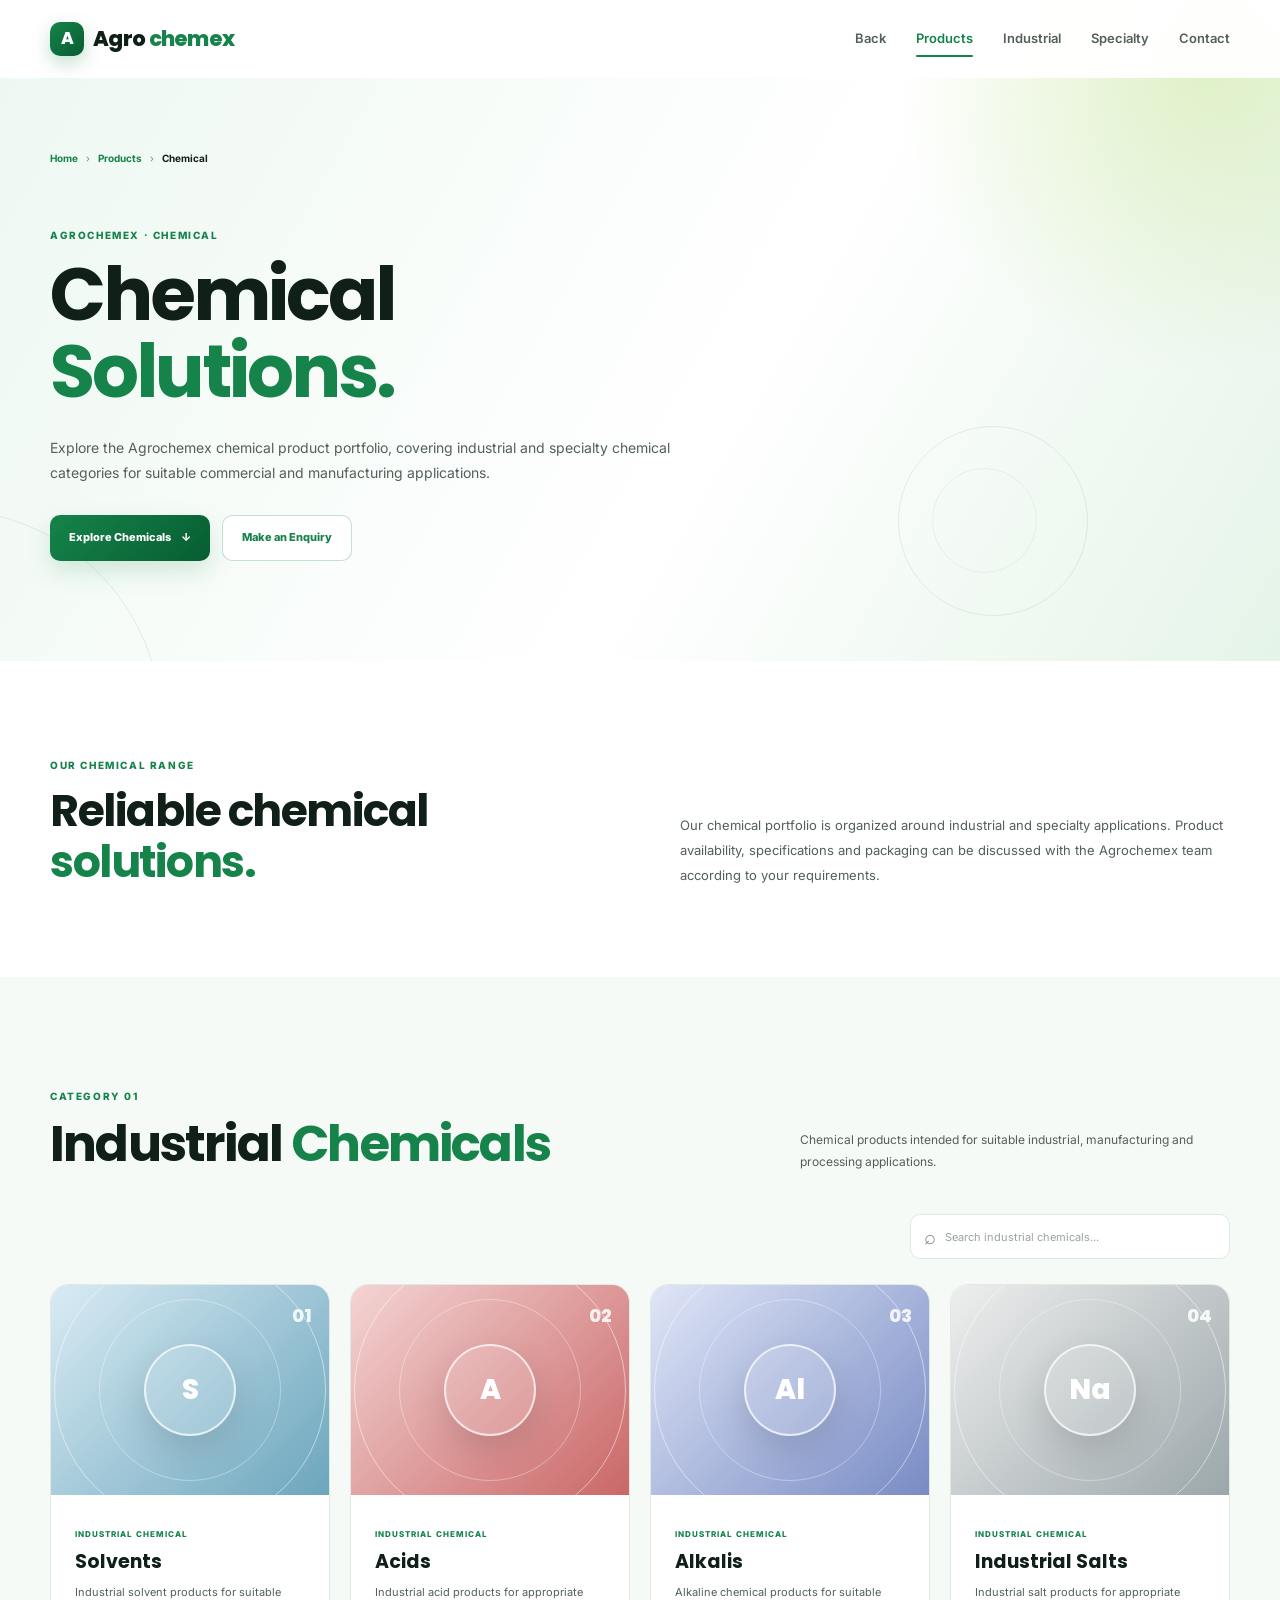
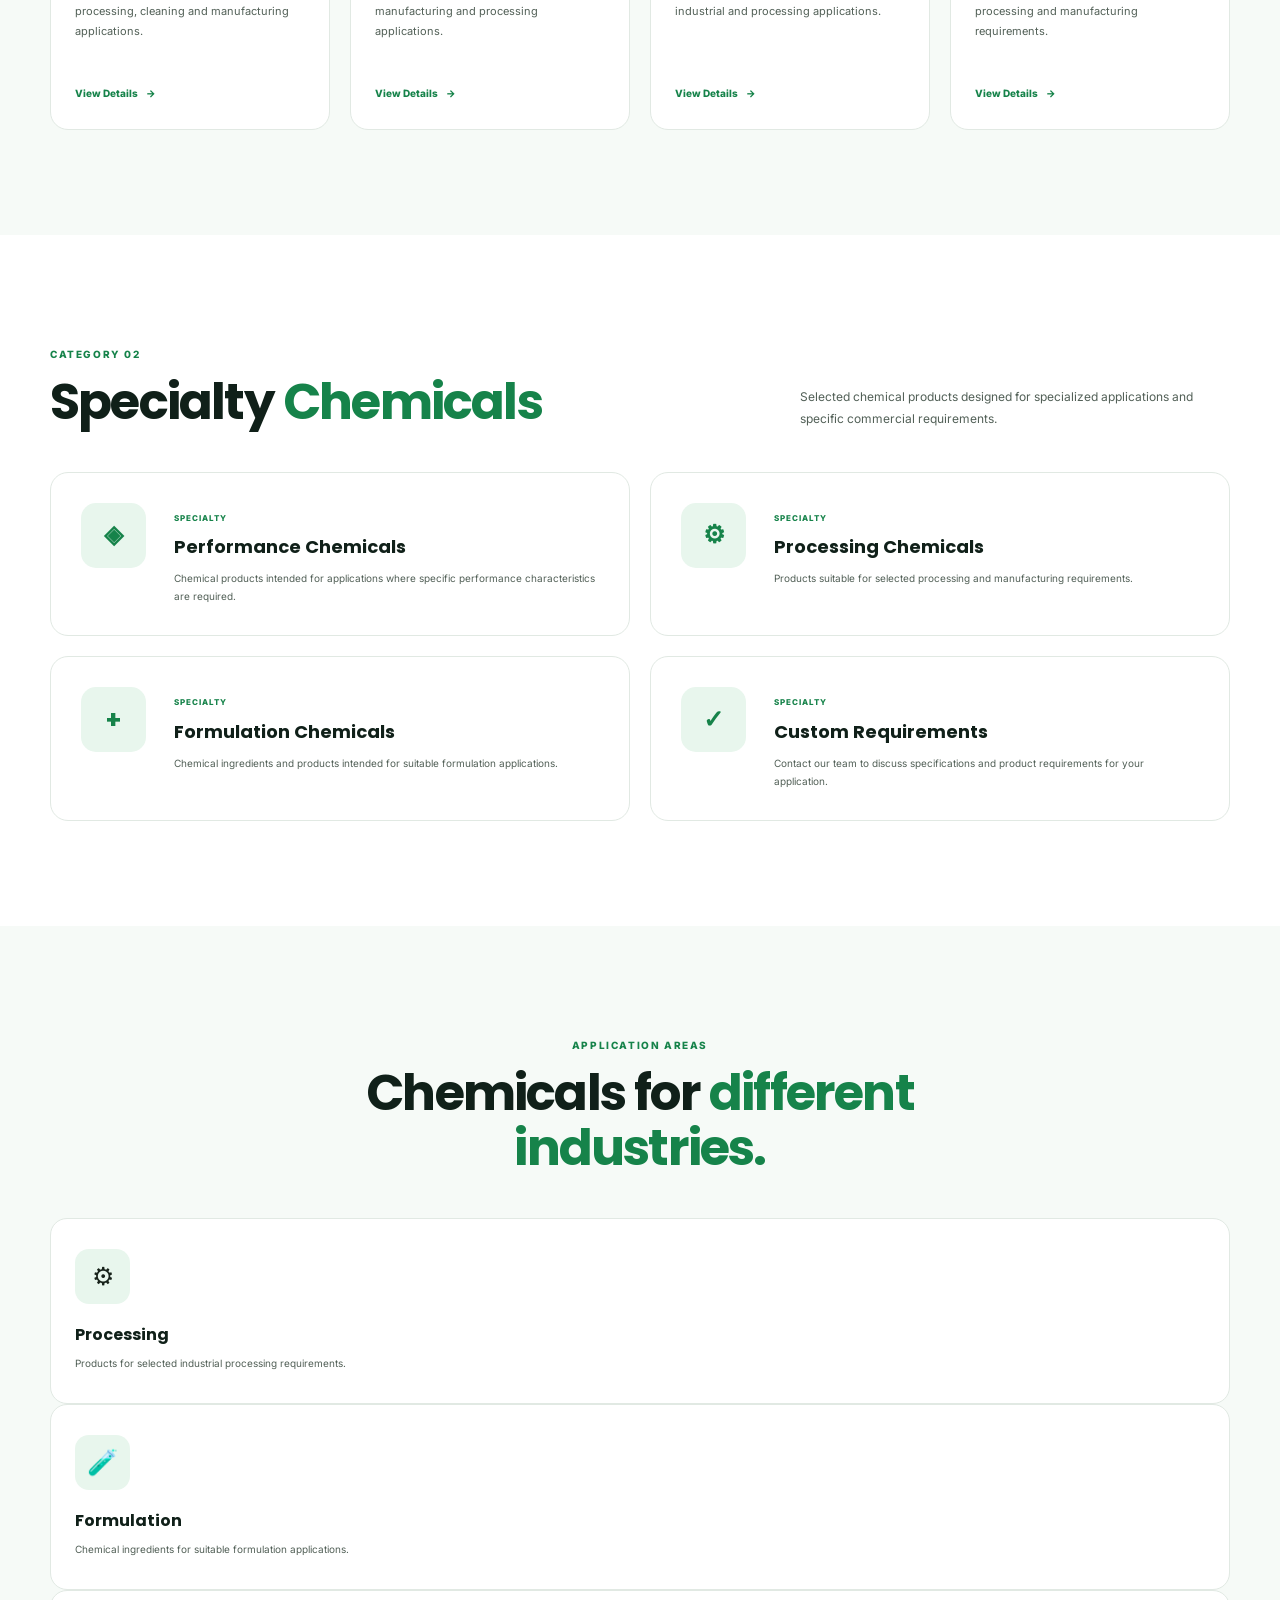
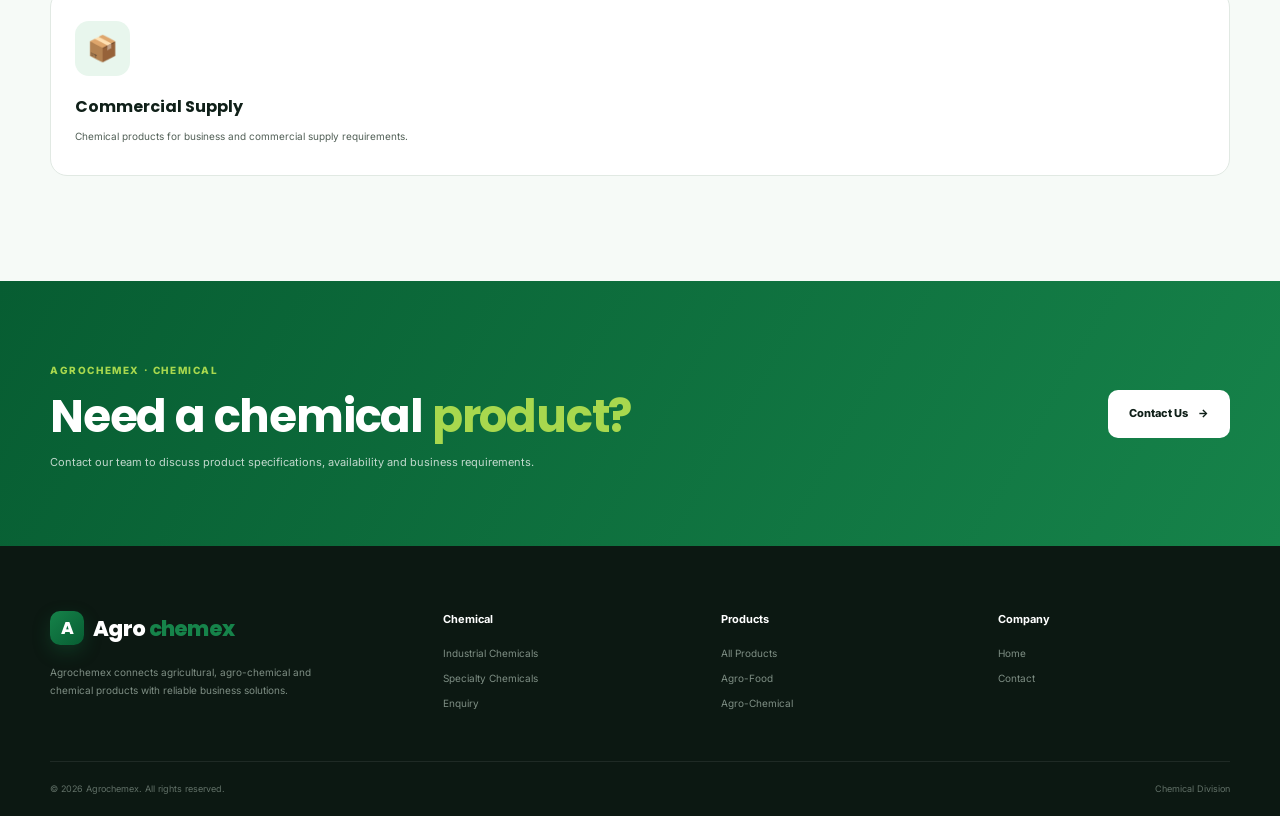
<file: Products/Chemical/chemical.html>
<!DOCTYPE html>
<html lang="en">

<head>

    <meta charset="UTF-8">

    <meta
        name="viewport"
        content="width=device-width, initial-scale=1.0"
    >

    <meta
        name="description"
        content="Chemical products and solutions from Agrochemex."
    >

    <title>
        Chemical Products | Agrochemex
    </title>

    <!-- Google Fonts -->
    <link
        rel="preconnect"
        href="https://fonts.googleapis.com"
    >

    <link
        rel="preconnect"
        href="https://fonts.googleapis.com"
        crossorigin
    >

    <link
        href="https://fonts.googleapis.com/css2?family=Inter:wght@400;500;600;700;800&family=Poppins:wght@500;600;700;800&display=swap"
        rel="stylesheet"
    >

    <!-- CSS -->
    <link
        rel="stylesheet"
        href="chemical.css"
    >

</head>


<body>


<!-- =========================================
     HEADER
========================================= -->

<header
    class="header"
    id="header"
>

    <div class="container nav-container">


        <!-- LOGO -->

        <a
            href="index.html"
            class="logo"
        >

            <span class="logo-icon">
                A
            </span>

            <span>
                Agro<span class="logo-green">
                    chemex
                </span>
            </span>

        </a>


        <!-- NAVIGATION -->

        <nav
            class="navbar"
            id="navbar"
        >

            <a
                href="../products.html  "
                class="nav-link"
            >
                Back
            </a>

            <a
                href="products.html"
                class="nav-link active"
            >
                Products
            </a>

            <a
                href="#industrial"
                class="nav-link"
            >
                Industrial
            </a>

            <a
                href="#specialty"
                class="nav-link"
            >
                Specialty
            </a>

            <a
                href="#contact"
                class="nav-link"
            >
                Contact
            </a>

        </nav>


        <!-- MOBILE MENU -->

        <button
            class="menu-button"
            id="menuButton"
            type="button"
            aria-label="Open navigation menu"
            aria-expanded="false"
        >

            <span></span>
            <span></span>
            <span></span>

        </button>

    </div>

</header>



<!-- =========================================
     MAIN
========================================= -->

<main>


<!-- =========================================
     HERO
========================================= -->

<section class="hero">

    <div class="hero-decoration hero-decoration-one"></div>

    <div class="hero-decoration hero-decoration-two"></div>


    <div class="container">


        <!-- BREADCRUMB -->

        <div class="breadcrumb">

            <a href="index.html">
                Home
            </a>

            <span>›</span>

            <a href="products.html">
                Products
            </a>

            <span>›</span>

            <strong>
                Chemical
            </strong>

        </div>


        <!-- HERO CONTENT -->

        <div class="hero-content">

            <span class="section-tag">
                AGROCHEMEX · CHEMICAL
            </span>

            <h1>
                Chemical
                <span>Solutions.</span>
            </h1>

            <p>
                Explore the Agrochemex chemical product
                portfolio, covering industrial and
                specialty chemical categories for
                suitable commercial and manufacturing
                applications.
            </p>


            <div class="hero-buttons">

                <a
                    href="#industrial"
                    class="primary-button"
                >
                    Explore Chemicals
                    <span>↓</span>
                </a>

                <a
                    href="#contact"
                    class="secondary-button"
                >
                    Make an Enquiry
                </a>

            </div>

        </div>

    </div>

</section>



<!-- =========================================
     INTRODUCTION
========================================= -->

<section class="intro-section">

    <div class="container">

        <div class="intro-grid">


            <div>

                <span class="section-tag">
                    OUR CHEMICAL RANGE
                </span>

                <h2>
                    Reliable chemical
                    <span>solutions.</span>
                </h2>

            </div>


            <p>
                Our chemical portfolio is organized
                around industrial and specialty
                applications. Product availability,
                specifications and packaging can be
                discussed with the Agrochemex team
                according to your requirements.
            </p>

        </div>

    </div>

</section>



<!-- =========================================
     INDUSTRIAL CHEMICALS
========================================= -->

<section
    class="products-section industrial-section"
    id="industrial"
>

    <div class="container">


        <div class="section-heading">

            <div>

                <span class="section-tag">
                    CATEGORY 01
                </span>

                <h2>
                    Industrial
                    <span>Chemicals</span>
                </h2>

            </div>


            <p>
                Chemical products intended for
                suitable industrial, manufacturing
                and processing applications.
            </p>

        </div>


        <!-- SEARCH -->

        <div class="product-tools">

            <div class="search-box">

                <span class="search-icon">
                    ⌕
                </span>

                <input
                    type="search"
                    id="industrialSearch"
                    placeholder="Search industrial chemicals..."
                    autocomplete="off"
                >

            </div>

        </div>


        <!-- PRODUCT GRID -->

        <div
            class="product-grid"
            id="industrialGrid"
        >


            <!-- SOLVENTS -->

            <article
                class="product-card"
                data-name="solvents industrial solvents"
            >

                <div class="product-visual solvents">

                    <span class="product-symbol">
                        S
                    </span>

                    <span class="product-number">
                        01
                    </span>

                </div>


                <div class="product-content">

                    <span class="product-category">
                        INDUSTRIAL CHEMICAL
                    </span>

                    <h3 class="solvent-h3">
                        Solvents
                    </h3>

                    <p>
                        Industrial solvent products for
                        suitable processing, cleaning and
                        manufacturing applications.
                    </p>

                    <button
                        type="button"
                        class="product-button"
                        data-product="solvents"
                    >
                        View Details
                        <span>→</span>
                    </button>

                </div>

            </article>



            <!-- ACIDS -->

            <article
                class="product-card"
                data-name="acids industrial acids"
            >

                <div class="product-visual acids">

                    <span class="product-symbol">
                        A
                    </span>

                    <span class="product-number">
                        02
                    </span>

                </div>


                <div class="product-content">

                    <span class="product-category">
                        INDUSTRIAL CHEMICAL
                    </span>

                    <h3>
                        Acids
                    </h3>

                    <p>
                        Industrial acid products for
                        appropriate manufacturing and
                        processing applications.
                    </p>

                    <button
                        type="button"
                        class="product-button"
                        data-product="acids"
                    >
                        View Details
                        <span>→</span>
                    </button>

                </div>

            </article>



            <!-- ALKALIS -->

            <article
                class="product-card"
                data-name="alkalis alkali industrial"
            >

                <div class="product-visual alkalis">

                    <span class="product-symbol">
                        Al
                    </span>

                    <span class="product-number">
                        03
                    </span>

                </div>


                <div class="product-content">

                    <span class="product-category">
                        INDUSTRIAL CHEMICAL
                    </span>

                    <h3>
                        Alkalis
                    </h3>

                    <p>
                        Alkaline chemical products for
                        suitable industrial and processing
                        applications.
                    </p>

                    <button
                        type="button"
                        class="product-button"
                        data-product="alkalis"
                    >
                        View Details
                        <span>→</span>
                    </button>

                </div>

            </article>



            <!-- INDUSTRIAL SALTS -->

            <article
                class="product-card"
                data-name="industrial salts salts"
            >

                <div class="product-visual salts">

                    <span class="product-symbol">
                        Na
                    </span>

                    <span class="product-number">
                        04
                    </span>

                </div>


                <div class="product-content">

                    <span class="product-category">
                        INDUSTRIAL CHEMICAL
                    </span>

                    <h3>
                        Industrial Salts
                    </h3>

                    <p>
                        Industrial salt products for
                        appropriate processing and
                        manufacturing requirements.
                    </p>

                    <button
                        type="button"
                        class="product-button"
                        data-product="salts"
                    >
                        View Details
                        <span>→</span>
                    </button>

                </div>

            </article>

        </div>


        <div
            class="no-results"
            id="industrialNoResults"
        >

            <div>
                🔎
            </div>

            <h3>
                No products found
            </h3>

            <p>
                Try searching for another chemical.
            </p>

        </div>

    </div>

</section>



<!-- =========================================
     SPECIALTY CHEMICALS
========================================= -->

<section
    class="products-section specialty-section"
    id="specialty"
>

    <div class="container">


        <div class="section-heading">

            <div>

                <span class="section-tag">
                    CATEGORY 02
                </span>

                <h2>
                    Specialty
                    <span>Chemicals</span>
                </h2>

            </div>


            <p>
                Selected chemical products designed
                for specialized applications and
                specific commercial requirements.
            </p>

        </div>


        <div class="specialty-grid">


            <!-- PERFORMANCE CHEMICALS -->

            <article class="specialty-card">

                <div class="specialty-icon">
                    ◈
                </div>

                <div>

                    <span class="product-category">
                        SPECIALTY
                    </span>

                    <h3>
                        Performance Chemicals
                    </h3>

                    <p>
                        Chemical products intended for
                        applications where specific
                        performance characteristics
                        are required.
                    </p>

                </div>

            </article>



            <!-- PROCESSING CHEMICALS -->

            <article class="specialty-card">

                <div class="specialty-icon">
                    ⚙
                </div>

                <div>

                    <span class="product-category">
                        SPECIALTY
                    </span>

                    <h3>
                        Processing Chemicals
                    </h3>

                    <p>
                        Products suitable for selected
                        processing and manufacturing
                        requirements.
                    </p>

                </div>

            </article>



            <!-- FORMULATION CHEMICALS -->

            <article class="specialty-card">

                <div class="specialty-icon">
                    +
                </div>

                <div>

                    <span class="product-category">
                        SPECIALTY
                    </span>

                    <h3>
                        Formulation Chemicals
                    </h3>

                    <p>
                        Chemical ingredients and products
                        intended for suitable formulation
                        applications.
                    </p>

                </div>

            </article>



            <!-- CUSTOM REQUIREMENTS -->

            <article class="specialty-card">

                <div class="specialty-icon">
                    ✓
                </div>

                <div>

                    <span class="product-category">
                        SPECIALTY
                    </span>

                    <h3>
                        Custom Requirements
                    </h3>

                    <p>
                        Contact our team to discuss
                        specifications and product
                        requirements for your application.
                    </p>

                </div>

            </article>

        </div>

    </div>

</section>



<!-- =========================================
     APPLICATIONS
========================================= -->

<section class="applications-section">

    <div class="container">


        <div class="section-heading centered">

            <div>

                <span class="section-tag">
                    APPLICATION AREAS
                </span>

                <h2>
                    Chemicals for
                    <span>different industries.</span>
                </h2>

            </div>

        </div>


            <div class="application-card">

                <div class="application-icon">
                    ⚙
                </div>

                <h3>
                    Processing
                </h3>

                <p>
                    Products for selected industrial
                    processing requirements.
                </p>

            </div>


            <div class="application-card">

                <div class="application-icon">
                    🧪
                </div>

                <h3>
                    Formulation
                </h3>

                <p>
                    Chemical ingredients for suitable
                    formulation applications.
                </p>

            </div>


            <div class="application-card">

                <div class="application-icon">
                    📦
                </div>

                <h3>
                    Commercial Supply
                </h3>

                <p>
                    Chemical products for business and
                    commercial supply requirements.
                </p>

            </div>

        </div>

    </div>

</section>



<!-- =========================================
     CTA
========================================= -->

<section
    class="cta-section"
    id="contact"
>

    <div class="container">

        <div class="cta-content">


            <div>

                <span class="section-tag">
                    AGROCHEMEX · CHEMICAL
                </span>

                <h2>
                    Need a chemical
                    <span>product?</span>
                </h2>

                <p>
                    Contact our team to discuss product
                    specifications, availability and
                    business requirements.
                </p>

            </div>


            <a
                href="../../index.html#contact"
                class="cta-button"
            >
                Contact Us
                <span>→</span>
            </a>

        </div>

    </div>

</section>


</main>



<!-- =========================================
     FOOTER
========================================= -->

<footer class="footer">

    <div class="container">


        <div class="footer-grid">


            <div class="footer-brand">

                <a
                    href="../../index.html"
                    class="logo footer-logo"
                >

                    <span class="logo-icon">
                        A
                    </span>

                    <span>
                        Agro<span class="logo-green">
                            chemex
                        </span>
                    </span>

                </a>


                <p>
                    Agrochemex connects agricultural,
                    agro-chemical and chemical products
                    with reliable business solutions.
                </p>

            </div>



            <div class="footer-column">

                <h3>
                    Chemical
                </h3>

                <a href="#industrial">
                    Industrial Chemicals
                </a>

                <a href="#specialty">
                    Specialty Chemicals
                </a>

                <a href="#contact">
                    Enquiry
                </a>

            </div>



            <div class="footer-column">

                <h3>
                    Products
                </h3>

                <a href="../products.html">
                    All Products
                </a>

                <a href="../Agro-Food/agro-food.html">
                    Agro-Food
                </a>

                <a href="../products.html">
                    Agro-Chemical
                </a>

            </div>



            <div class="footer-column">

                <h3>
                    Company
                </h3>

                <a href="../../index.html">
                    Home
                </a>

                <a href="../../index.html#contact">
                    Contact
                </a>

            </div>

        </div>



        <div class="footer-bottom">

            <span>
                ©
                <span id="currentYear">
                    2026
                </span>
                Agrochemex. All rights reserved.
            </span>

            <span>
                Chemical Division
            </span>

        </div>

    </div>

</footer>



<!-- =========================================
     PRODUCT MODAL
========================================= -->

<div
    class="modal"
    id="productModal"
    aria-hidden="true"
>

    <div
        class="modal-overlay"
        id="modalOverlay"
    ></div>


    <div
        class="modal-content"
        role="dialog"
        aria-modal="true"
        aria-labelledby="modalTitle"
    >


        <button
            type="button"
            class="modal-close"
            id="modalClose"
            aria-label="Close product details"
        >
            ×
        </button>


        <div
            class="modal-icon"
            id="modalIcon"
        >
            C
        </div>


        <span
            class="modal-category"
            id="modalCategory"
        >
            CHEMICAL
        </span>


        <h2 id="modalTitle">
            Chemical Product
        </h2>


        <p id="modalDescription">
            Product information.
        </p>


        <div class="modal-note">

            <strong>
                Interested in this product?
            </strong>

            <p>
                Contact Agrochemex for product
                information, specifications,
                availability and business enquiries.
            </p>

        </div>


        <a
            href="index.html#contact"
            class="modal-contact-button"
        >
            Make an Enquiry
            <span>→</span>
        </a>

    </div>

</div>



<!-- JAVASCRIPT -->

<script src="chemical.js"></script>

</body>

</html>
</file>
<file: style.css>
/* =========================================
   AGROCHEMEX
   MAIN STYLESHEET
========================================= */


/* =========================================
   RESET
========================================= */

* {
    margin: 0;
    padding: 0;
    box-sizing: border-box;
}

html {
    scroll-behavior: smooth;
    scroll-padding-top: 90px;
}

body {
    font-family: "Inter", sans-serif;
    color: #17221a;
    background: #ffffff;
    line-height: 1.6;
    overflow-x: hidden;
}

a {
    color: inherit;
    text-decoration: none;
}

button,
input,
textarea,
select {
    font: inherit;
}

button {
    cursor: pointer;
}

img {
    max-width: 100%;
    display: block;
}


/* =========================================
   VARIABLES
========================================= */

:root {

    --green: #16834a;
    --green-dark: #075d32;
    --green-light: #e8f6ed;

    --lime: #a8d84e;

    --dark: #102019;
    --dark-2: #172a20;

    --text: #526057;
    --muted: #7b877f;

    --white: #ffffff;
    --off-white: #f6faf7;

    --border: #e3ebe5;

    --shadow:
        0 20px 60px rgba(16, 32, 25, 0.08);

    --radius: 20px;

}


/* =========================================
   CONTAINER
========================================= */

.container {
    width: min(1180px, calc(100% - 40px));
    margin: 0 auto;
}


/* =========================================
   HEADER
========================================= */

.header {
    position: fixed;
    top: 0;
    left: 0;

    width: 100%;

    height: 78px;

    z-index: 1000;

    background: rgba(255, 255, 255, 0.94);

    backdrop-filter: blur(15px);

    border-bottom: 1px solid transparent;

    transition:
        0.3s ease;
}

.header.scrolled {
    box-shadow:
        0 10px 35px rgba(0, 0, 0, 0.08);

    border-color: var(--border);
}


.nav-container {
    height: 100%;

    display: flex;

    align-items: center;

    justify-content: space-between;

    gap: 30px;
}


/* Logo */

.logo {
    display: flex;

    align-items: center;

    gap: 9px;

    font-family: "Poppins", sans-serif;

    font-size: 21px;

    font-weight: 800;

    letter-spacing: -0.7px;

    color: var(--dark);
}

.logo-green {
    color: var(--green);
}

.logo-icon {
    width: 34px;
    height: 34px;

    display: grid;
    place-items: center;

    border-radius: 10px;

    color: white;

    font-size: 17px;

    /* background:
        linear-gradient(
            135deg,
            var(--green),
            var(--green-dark)
        ); */

    background-color: rgb(78, 183, 218);

    box-shadow:
        0 7px 18px rgb(78, 183, 218);
}

.A-Style {
    font-size: 22px ;
}

/* Navbar */

.navbar {
    display: flex;

    align-items: center;

    gap: 32px;
}

.nav-link {
    position: relative;

    font-size: 14px;

    font-weight: 600;

    color: #526057;

    transition: 0.25s ease;
}

.nav-link:hover,
.nav-link.active {
    color: var(--green);
}

.nav-link::after {
    content: "";

    position: absolute;

    left: 0;
    bottom: -8px;

    width: 0;
    height: 2px;

    border-radius: 2px;

    background: var(--green);

    transition: 0.25s ease;
}

.nav-link:hover::after,
.nav-link.active::after {
    width: 100%;
}


.nav-button {
    padding: 11px 18px;

    color: white;

    background: var(--green);

    border-radius: 10px;

    font-size: 13px;

    font-weight: 700;

    transition: 0.25s ease;
}

.nav-button:hover {
    background: var(--green-dark);

    transform: translateY(-2px);
}


/* Mobile menu */

.menu-button {
    display: none;

    width: 43px;
    height: 43px;

    border: 1px solid var(--border);

    border-radius: 10px;

    background: white;

    flex-direction: column;

    align-items: center;

    justify-content: center;

    gap: 5px;
}

.menu-button span {
    width: 19px;
    height: 2px;

    border-radius: 3px;

    background: var(--dark);

    transition: 0.25s ease;
}


/* =========================================
   HERO
========================================= */

.hero {
    min-height: 760px;

    position: relative;

    padding-top: 150px;

    overflow: hidden;

    background:
        linear-gradient(
            110deg,
            #f5faf6 0%,
            #ffffff 58%,
            #edf8f0 100%
        );
}

.hero-background {
    position: absolute;

    width: 550px;
    height: 550px;

    right: -170px;
    top: 60px;

    border-radius: 50%;

    background:
        radial-gradient(
            circle,
            rgba(168, 216, 78, 0.22),
            transparent 65%
        );
}


.hero-container {
    min-height: 610px;

    display: grid;

    grid-template-columns:
        1.05fr 0.95fr;

    align-items: center;

    gap: 70px;
}


.hero-content {
    position: relative;

    z-index: 2;
}


.hero-badge {
    display: inline-flex;

    align-items: center;

    gap: 9px;

    padding: 8px 13px;

    border-radius: 50px;

    background: #e7f5eb;

    color: var(--green-dark);

    font-size: 11px;

    font-weight: 800;

    letter-spacing: 0.5px;

    text-transform: uppercase;

    margin-bottom: 24px;
}

.badge-dot {
    width: 7px;
    height: 7px;

    border-radius: 50%;

    background: var(--green);

    box-shadow:
        0 0 0 4px rgba(22, 131, 74, 0.1);
}


.hero h1 {
    max-width: 680px;

    font-family: "Poppins", sans-serif;

    font-size: clamp(45px, 5vw, 70px);

    line-height: 1.08;

    letter-spacing: -2.8px;

    color: var(--dark);

    margin-bottom: 23px;
}

.hero h1 span {
    color: var(--green);
}


.hero-content > p {
    max-width: 620px;

    font-size: 16px;

    color: var(--text);

    margin-bottom: 32px;
}


.hero-buttons {
    display: flex;

    align-items: center;

    gap: 12px;

    flex-wrap: wrap;
}


.btn {
    display: inline-flex;

    align-items: center;

    justify-content: center;

    gap: 12px;

    min-height: 48px;

    padding: 0 21px;

    border-radius: 11px;

    font-size: 13px;

    font-weight: 800;

    border: 1px solid transparent;

    transition: 0.25s ease;
}

.btn-primary {
    color: white;

    background: var(--green);

    box-shadow:
        0 10px 25px rgba(22, 131, 74, 0.18);
}

.btn-primary:hover {
    background: var(--green-dark);

    transform: translateY(-2px);

    box-shadow:
        0 15px 30px rgba(22, 131, 74, 0.25);
}

.btn-secondary {
    color: var(--dark);

    border-color: var(--border);

    background: white;
}

.btn-secondary:hover {
    border-color: var(--green);

    color: var(--green);

    transform: translateY(-2px);
}


.hero-stats {
    display: flex;

    gap: 42px;

    margin-top: 48px;

    padding-top: 25px;

    border-top: 1px solid var(--border);
}

.stat {
    display: flex;

    flex-direction: column;
}

.stat strong {
    font-family: "Poppins", sans-serif;

    font-size: 25px;

    color: var(--dark);
}

.stat span {
    font-size: 11px;

    color: var(--muted);

    font-weight: 600;
}


/* Hero visual */

.hero-visual {
    position: relative;

    min-height: 500px;

    display: grid;

    place-items: center;
}

.main-visual-card {
    width: min(410px, 100%);

    height: 460px;

    position: relative;

    overflow: hidden;

    border-radius: 50% 50% 30px 30px;

    background:
        linear-gradient(
            145deg,
            #dff1e5,
            #b8dfc5
        );

    box-shadow:
        0 30px 80px rgba(22, 131, 74, 0.18);
}


.visual-circle {
    position: absolute;

    border-radius: 50%;

    border: 1px solid rgba(255,255,255,0.5);
}

.circle-one {
    width: 330px;
    height: 330px;

    top: 55px;
    left: 40px;
}

.circle-two {
    width: 250px;
    height: 250px;

    top: 95px;
    left: 80px;
}


.plant {
    position: absolute;

    left: 50%;

    bottom: 70px;

    width: 150px;
    height: 280px;

    transform:
        translateX(-50%);
}

.stem {
    position: absolute;

    left: 73px;
    bottom: 0;

    width: 7px;
    height: 230px;

    border-radius: 20px;

    background: var(--green-dark);

    transform: rotate(-2deg);
}

.leaf {
    position: absolute;

    width: 85px;
    height: 45px;

    background: var(--green);

    border-radius:
        100% 0 100% 0;

    box-shadow:
        inset -8px -8px 15px rgba(0,0,0,0.08);
}

.leaf-one {
    top: 80px;
    left: 0;

    transform: rotate(-25deg);
}

.leaf-two {
    top: 125px;
    right: 0;

    transform:
        rotate(25deg)
        scaleX(-1);
}

.leaf-three {
    top: 35px;
    right: -5px;

    transform:
        rotate(40deg)
        scale(0.8);
}

.leaf-four {
    top: 165px;
    left: 5px;

    transform:
        rotate(-20deg)
        scale(0.75);
}


.visual-label {
    position: absolute;

    bottom: 25px;

    left: 0;

    width: 100%;

    text-align: center;

    color: var(--dark);
}

.visual-label span {
    display: block;

    font-size: 10px;

    font-weight: 800;

    letter-spacing: 3px;

    color: var(--green-dark);
}

.visual-label strong {
    font-family: "Poppins", sans-serif;

    font-size: 20px;
}


/* Floating cards */

.floating-card {
    position: absolute;

    display: flex;

    align-items: center;

    gap: 10px;

    padding: 13px 15px;

    border-radius: 13px;

    background: rgba(255,255,255,0.94);

    box-shadow:
        0 15px 40px rgba(16, 32, 25, 0.13);

    backdrop-filter: blur(12px);

    animation:
        floating 4s ease-in-out infinite;
}

.floating-card strong {
    display: block;

    font-size: 12px;
}

.floating-card small {
    display: block;

    color: var(--muted);

    font-size: 9px;
}

.floating-icon {
    width: 34px;
    height: 34px;

    display: grid;
    place-items: center;

    border-radius: 9px;

    background: var(--green-light);
}

.floating-card-one {
    top: 80px;
    left: -20px;
}

.floating-card-two {
    right: -15px;
    bottom: 80px;

    animation-delay: 1s;
}


@keyframes floating {

    0%,
    100% {
        transform: translateY(0);
    }

    50% {
        transform: translateY(-10px);
    }
}


/* =========================================
   SECTION
========================================= */

.section {
    padding: 105px 0;
}

.section-heading {
    display: flex;

    align-items: end;

    justify-content: space-between;

    gap: 40px;

    margin-bottom: 50px;
}

.section-heading.centered {
    display: block;

    text-align: center;

    max-width: 700px;

    margin-left: auto;
    margin-right: auto;
}

.section-tag {
    display: inline-block;

    margin-bottom: 12px;

    color: var(--green);

    font-size: 11px;

    font-weight: 800;

    letter-spacing: 1.5px;

    text-transform: uppercase;
}

.section-heading h2,
.about-content h2,
.why-content h2,
.contact-info h2 {
    font-family: "Poppins", sans-serif;

    color: var(--dark);

    font-size: clamp(30px, 4vw, 45px);

    line-height: 1.15;

    letter-spacing: -1.5px;
}

.section-heading h2 span,
.about-content h2 span,
.why-content h2 span,
.contact-info h2 span {
    color: var(--green);
}

.section-heading > p {
    max-width: 450px;

    color: var(--text);

    font-size: 14px;
}


/* =========================================
   ABOUT
========================================= */

.about {
    background: white;
}


.about-grid {
    display: grid;

    grid-template-columns:
        0.9fr 1.1fr;

    gap: 90px;

    align-items: center;
}


.about-visual {
    position: relative;

    min-height: 480px;

    display: grid;

    place-items: center;

    border-radius: 30px;

    background:
        linear-gradient(
            145deg,
            #eff9f1,
            #dcefe2
        );

    overflow: hidden;
}

.about-visual::before {
    content: "";

    position: absolute;

    width: 350px;
    height: 350px;

    border-radius: 50%;

    border: 1px solid rgba(22,131,74,0.15);
}


.about-box {
    position: relative;

    z-index: 2;

    width: 270px;

    padding: 35px;

    border-radius: 20px;

    background: white;

    box-shadow: var(--shadow);

    text-align: center;
}

.about-icon {
    width: 70px;
    height: 70px;

    display: grid;
    place-items: center;

    margin: 0 auto 20px;

    border-radius: 50%;

    background: var(--green-light);

    font-size: 32px;
}

.about-box h3 {
    font-family: "Poppins", sans-serif;

    font-size: 23px;

    line-height: 1.2;

    margin-bottom: 12px;
}

.about-box p {
    color: var(--text);

    font-size: 12px;
}


.experience-badge {
    position: absolute;

    right: 25px;
    bottom: 25px;

    display: flex;

    flex-direction: column;

    align-items: center;

    justify-content: center;

    width: 100px;
    height: 100px;

    border-radius: 50%;

    color: white;

    background: var(--green);

    box-shadow:
        0 15px 35px rgba(22,131,74,0.25);
}

.experience-badge strong {
    font-family: "Poppins", sans-serif;

    font-size: 23px;
}

.experience-badge span {
    font-size: 9px;
}


.about-content > p {
    color: var(--text);

    font-size: 14px;

    margin-top: 20px;
}

.about-features {
    margin-top: 30px;

    display: grid;

    gap: 17px;
}

.feature {
    display: flex;

    align-items: flex-start;

    gap: 13px;
}

.feature-icon {
    flex-shrink: 0;

    width: 28px;
    height: 28px;

    display: grid;
    place-items: center;

    border-radius: 50%;

    color: white;

    background: var(--green);

    font-size: 12px;

    font-weight: 800;
}

.feature strong {
    display: block;

    font-size: 13px;

    margin-bottom: 2px;
}

.feature p {
    color: var(--muted);

    font-size: 11px;
}


/* =========================================
   PRODUCTS
========================================= */

.products {
    background: var(--off-white);
}


.product-tools {
    display: flex;

    justify-content: flex-end;

    margin-bottom: 20px;
}

.search-box {
    width: 300px;

    display: flex;

    align-items: center;

    gap: 10px;

    padding: 0 14px;

    height: 44px;

    border: 1px solid var(--border);

    border-radius: 10px;

    background: white;
}

.search-box span {
    font-size: 21px;

    color: var(--muted);
}

.search-box input {
    width: 100%;

    border: 0;

    outline: none;

    color: var(--dark);

    font-size: 12px;
}


.filter-buttons {
    display: flex;

    justify-content: center;

    flex-wrap: wrap;

    gap: 8px;

    margin-bottom: 30px;
}

.filter-btn {
    border: 1px solid var(--border);

    background: white;

    color: var(--text);

    padding: 9px 17px;

    border-radius: 50px;

    font-size: 11px;

    font-weight: 700;

    transition: 0.25s ease;
}

.filter-btn:hover,
.filter-btn.active {
    color: white;

    border-color: var(--green);

    background: var(--green);
}


.products-grid {
    display: grid;

    grid-template-columns:
        repeat(3, 1fr);

    gap: 22px;
}


.product-card {
    overflow: hidden;

    border-radius: var(--radius);

    background: white;

    border: 1px solid var(--border);

    transition:
        transform 0.3s ease,
        box-shadow 0.3s ease;
}

.product-card:hover {
    transform: translateY(-7px);

    box-shadow: var(--shadow);
}


.product-image {
    height: 230px;

    position: relative;

    display: grid;

    place-items: center;

    overflow: hidden;
}

.product-image::before,
.product-image::after {
    content: "";

    position: absolute;

    border-radius: 50%;

    border: 1px solid rgba(255,255,255,0.5);
}

.product-image::before {
    width: 210px;
    height: 210px;
}

.product-image::after {
    width: 140px;
    height: 140px;
}

.agro-food-image {
    background:
        linear-gradient(
            135deg,
            #d9edb6,
            #94bd61
        );
}

.agro-chemical-image {
    background:
        linear-gradient(
            135deg,
            #bfe5ca,
            #52a56f
        );
}

.chemical-image {
    background:
        linear-gradient(
            135deg,
            #c9e1e9,
            #6c9faa
        );
}

.product-symbol {
    position: relative;

    z-index: 2;

    font-size: 70px;

    filter:
        drop-shadow(
            0 10px 10px
            rgba(0,0,0,0.12)
        );
}

.product-category {
    position: absolute;

    left: 18px;
    top: 18px;

    z-index: 3;

    padding: 6px 9px;

    border-radius: 6px;

    background: rgba(255,255,255,0.85);

    color: var(--dark);

    font-size: 8px;

    font-weight: 800;

    letter-spacing: 1px;
}


.product-info {
    position: relative;

    padding: 25px;
}

.product-number {
    position: absolute;

    right: 22px;
    top: 22px;

    color: #dce4df;

    font-family: "Poppins", sans-serif;

    font-size: 22px;

    font-weight: 800;
}

.product-info h3 {
    font-family: "Poppins", sans-serif;

    font-size: 19px;

    margin-bottom: 10px;
}

.product-info p {
    color: var(--text);

    font-size: 12px;

    min-height: 60px;

    margin-bottom: 18px;
}

.product-link {
    border: 0;

    background: none;

    color: var(--green);

    font-size: 11px;

    font-weight: 800;

    display: inline-flex;

    align-items: center;

    gap: 9px;

    padding: 0;
}

.product-link span {
    transition: 0.2s ease;
}

.product-link:hover span {
    transform: translateX(5px);
}


.no-products {
    display: none;

    text-align: center;

    padding: 50px 20px;
}

.no-products span {
    font-size: 40px;
}

.no-products h3 {
    margin-top: 10px;
}

.no-products p {
    color: var(--muted);

    font-size: 13px;
}


/* =========================================
   SOLUTIONS
========================================= */

.solutions {
    background: white;
}

.solutions-grid {
    display: grid;

    grid-template-columns:
        repeat(3, 1fr);

    gap: 22px;
}

.solution-card {
    position: relative;

    padding: 35px;

    border: 1px solid var(--border);

    border-radius: var(--radius);

    background: white;

    transition: 0.3s ease;
}

.solution-card:hover {
    transform: translateY(-7px);

    box-shadow: var(--shadow);
}

.solution-icon {
    width: 58px;
    height: 58px;

    display: grid;
    place-items: center;

    border-radius: 15px;

    background: var(--green-light);

    font-size: 26px;

    margin-bottom: 25px;
}

.solution-card h3 {
    font-family: "Poppins", sans-serif;

    font-size: 20px;

    margin-bottom: 10px;
}

.solution-card p {
    color: var(--text);

    font-size: 12px;

    margin-bottom: 22px;
}

.solution-card a {
    color: var(--green);

    font-size: 11px;

    font-weight: 800;
}

.featured-solution {
    border-color: rgba(22,131,74,0.35);

    background:
        linear-gradient(
            145deg,
            #f2fbf4,
            #ffffff
        );
}

.solution-badge {
    position: absolute;

    right: 20px;
    top: 20px;

    padding: 5px 8px;

    color: var(--green-dark);

    background: var(--green-light);

    border-radius: 5px;

    font-size: 7px;

    font-weight: 800;

    letter-spacing: 1px;
}


/* =========================================
   WHY US
========================================= */

.why-us {
    background: var(--dark);

    color: white;

    overflow: hidden;
}

.why-grid {
    display: grid;

    grid-template-columns:
        1fr 1fr;

    align-items: center;

    gap: 90px;
}

.why-content h2 {
    color: white;
}

.why-content > p {
    color: #b5c1b9;

    font-size: 14px;

    max-width: 550px;

    margin-top: 20px;
}

.why-list {
    display: grid;

    gap: 22px;

    margin-top: 35px;
}

.why-item {
    display: flex;

    gap: 17px;

    align-items: flex-start;
}

.why-item > span {
    font-family: "Poppins", sans-serif;

    color: var(--lime);

    font-size: 13px;

    font-weight: 800;
}

.why-item h3 {
    font-size: 14px;

    margin-bottom: 3px;
}

.why-item p {
    color: #8e9d94;

    font-size: 11px;
}


/* Why visual */

.why-visual {
    position: relative;

    height: 450px;

    display: grid;

    place-items: center;
}

.orbit {
    position: absolute;

    border-radius: 50%;

    border: 1px solid rgba(168,216,78,0.25);
}

.orbit-one {
    width: 310px;
    height: 310px;
}

.orbit-two {
    width: 450px;
    height: 450px;
}

.why-center {
    width: 150px;
    height: 150px;

    display: flex;

    flex-direction: column;

    align-items: center;

    justify-content: center;

    border-radius: 50%;

    background:
        linear-gradient(
            145deg,
            var(--green),
            var(--green-dark)
        );

    box-shadow:
        0 20px 60px rgba(22,131,74,0.3);

    z-index: 2;
}

.why-center span {
    font-family: "Poppins", sans-serif;

    font-size: 35px;

    font-weight: 800;
}

.why-center small {
    font-size: 8px;

    letter-spacing: 2px;
}

.orbit-point {
    position: absolute;

    width: 48px;
    height: 48px;

    display: grid;
    place-items: center;

    border-radius: 50%;

    background: #1f3228;

    border: 1px solid rgba(255,255,255,0.1);

    font-size: 19px;

    z-index: 3;
}

.point-one {
    top: 50px;
    left: 50%;

    transform: translateX(-50%);
}

.point-two {
    right: 15px;
    bottom: 100px;
}

.point-three {
    left: 15px;
    bottom: 100px;
}


/* =========================================
   CONTACT
========================================= */

.contact {
    background: var(--off-white);
}

.contact-wrapper {
    display: grid;

    grid-template-columns:
        0.85fr 1.15fr;

    gap: 60px;

    padding: 60px;

    border-radius: 30px;

    background: white;

    box-shadow: var(--shadow);
}

.contact-info > p {
    color: var(--text);

    font-size: 13px;

    margin-top: 20px;

    max-width: 420px;
}

.contact-details {
    display: grid;

    gap: 20px;

    margin-top: 35px;
}

.contact-detail {
    display: flex;

    align-items: center;

    gap: 14px;
}

.contact-detail-icon {
    width: 42px;
    height: 42px;

    display: grid;
    place-items: center;

    border-radius: 11px;

    background: var(--green-light);

    font-size: 17px;
}

.contact-detail small {
    display: block;

    color: var(--muted);

    font-size: 9px;

    text-transform: uppercase;

    letter-spacing: 1px;

    font-weight: 800;
}

.contact-detail strong {
    display: block;

    color: var(--dark);

    font-size: 12px;
}


/* Form */

.contact-form-container {
    padding: 5px;
}

.form-row {
    display: grid;

    grid-template-columns:
        1fr 1fr;

    gap: 16px;
}

.form-group {
    margin-bottom: 18px;
}

.form-group label {
    display: block;

    margin-bottom: 7px;

    color: var(--dark);

    font-size: 11px;

    font-weight: 700;
}

.form-group input,
.form-group textarea,
.form-group select {
    width: 100%;

    border: 1px solid var(--border);

    border-radius: 9px;

    outline: none;

    background: #fbfdfb;

    color: var(--dark);

    padding: 12px 13px;

    font-size: 12px;

    transition: 0.2s ease;
}

.form-group textarea {
    resize: vertical;

    min-height: 120px;
}

.form-group input:focus,
.form-group textarea:focus,
.form-group select:focus {
    border-color: var(--green);

    background: white;

    box-shadow:
        0 0 0 3px rgba(22,131,74,0.08);
}

.form-group input.error,
.form-group textarea.error {
    border-color: #d85858;
}

.submit-button {
    border: 0;

    width: 100%;
}

.form-status {
    display: none;

    margin-top: 13px;

    padding: 10px;

    border-radius: 8px;

    font-size: 11px;

    text-align: center;
}

.form-status.success {
    display: block;

    color: #17633b;

    background: #eaf7ef;
}

.form-status.error {
    display: block;

    color: #9b3030;

    background: #fff0f0;
}


/* =========================================
   FOOTER
========================================= */

.footer {
    padding: 65px 0 20px;

    color: #aab8af;

    background: #0c1812;
}

.footer-grid {
    display: grid;

    grid-template-columns:
        1.5fr 1fr 1fr 1fr;

    gap: 50px;

    padding-bottom: 50px;
}

.footer-logo {
    color: white;

    margin-bottom: 18px;
}

.footer-brand p {
    max-width: 300px;

    color: #7e8e84;

    font-size: 11px;
}

.footer-column {
    display: flex;

    flex-direction: column;

    align-items: flex-start;

    gap: 10px;
}

.footer-column h3 {
    color: white;

    font-size: 12px;

    margin-bottom: 7px;
}

.footer-column a,
.footer-column span {
    color: #7e8e84;

    font-size: 10px;

    transition: 0.2s ease;
}

.footer-column a:hover {
    color: var(--lime);

    transform: translateX(3px);
}

.footer-bottom {
    display: flex;

    justify-content: space-between;

    gap: 20px;

    padding-top: 20px;

    border-top: 1px solid rgba(255,255,255,0.08);

    color: #617067;

    font-size: 9px;
}


/* =========================================
   BACK TO TOP
========================================= */

.back-to-top {
    position: fixed;

    right: 25px;
    bottom: 25px;

    width: 43px;
    height: 43px;

    display: grid;
    place-items: center;

    border: 0;

    border-radius: 11px;

    color: white;

    background: var(--green);

    font-size: 18px;

    opacity: 0;

    visibility: hidden;

    transform: translateY(10px);

    transition: 0.3s ease;

    z-index: 500;
}

.back-to-top.show {
    opacity: 1;

    visibility: visible;

    transform: translateY(0);
}

.back-to-top:hover {
    background: var(--green-dark);
}


/* =========================================
   MODAL
========================================= */

.modal {
    position: fixed;

    inset: 0;

    display: flex;

    align-items: center;

    justify-content: center;

    padding: 20px;

    z-index: 2000;

    opacity: 0;

    visibility: hidden;

    transition: 0.25s ease;
}

.modal.show {
    opacity: 1;

    visibility: visible;
}

.modal-overlay {
    position: absolute;

    inset: 0;

    background: rgba(6, 18, 11, 0.65);

    backdrop-filter: blur(5px);
}

.modal-content {
    position: relative;

    z-index: 2;

    width: min(500px, 100%);

    padding: 45px;

    border-radius: 25px;

    background: white;

    box-shadow:
        0 30px 100px rgba(0,0,0,0.25);

    transform: translateY(20px);

    transition: 0.25s ease;
}

.modal.show .modal-content {
    transform: translateY(0);
}

.modal-close {
    position: absolute;

    right: 18px;
    top: 18px;

    width: 36px;
    height: 36px;

    border: 0;

    border-radius: 9px;

    background: #f1f5f2;

    color: var(--dark);

    font-size: 22px;

    line-height: 1;
}

.modal-icon {
    width: 70px;
    height: 70px;

    display: grid;
    place-items: center;

    border-radius: 18px;

    background: var(--green-light);

    font-size: 32px;

    margin-bottom: 20px;
}

.modal-content h2 {
    font-family: "Poppins", sans-serif;

    font-size: 28px;

    margin-bottom: 12px;
}

.modal-content > p {
    color: var(--text);

    font-size: 13px;

    margin-bottom: 20px;
}

.modal-note {
    padding: 13px;

    border-radius: 10px;

    color: var(--green-dark);

    background: var(--green-light);

    font-size: 10px;
}


/* =========================================
   SCROLL ANIMATION
========================================= */

.reveal {
    opacity: 0;

    transform: translateY(30px);

    transition:
        opacity 0.7s ease,
        transform 0.7s ease;
}

.reveal.visible {
    opacity: 1;

    transform: translateY(0);
}


/* =========================================
   RESPONSIVE
========================================= */

@media (max-width: 1000px) {

    .navbar {
        gap: 18px;
    }

    .nav-button {
        display: none;
    }

    .hero-container {
        gap: 30px;
    }

    .about-grid,
    .why-grid {
        gap: 50px;
    }

    .contact-wrapper {
        gap: 35px;

        padding: 40px;
    }

}


@media (max-width: 800px) {

    .header {
        height: 70px;
    }

    .navbar {
        position: absolute;

        top: 70px;
        left: 20px;
        right: 20px;

        display: flex;

        flex-direction: column;

        align-items: stretch;

        gap: 0;

        padding: 10px;

        background: white;

        border: 1px solid var(--border);

        border-radius: 14px;

        box-shadow: var(--shadow);

        opacity: 0;

        visibility: hidden;

        transform: translateY(-10px);

        transition: 0.25s ease;
    }

    .navbar.open {
        opacity: 1;

        visibility: visible;

        transform: translateY(0);
    }

    .nav-link {
        padding: 12px;

        border-radius: 8px;
    }

    .nav-link:hover {
        background: var(--green-light);
    }

    .nav-link::after {
        display: none;
    }

    .menu-button {
        display: flex;
    }

    .menu-button.open span:nth-child(1) {
        transform:
            translateY(7px)
            rotate(45deg);
    }

    .menu-button.open span:nth-child(2) {
        opacity: 0;
    }

    .menu-button.open span:nth-child(3) {
        transform:
            translateY(-7px)
            rotate(-45deg);
    }


    .hero {
        padding-top: 120px;
    }

    .hero-container {
        grid-template-columns: 1fr;

        text-align: center;
    }

    .hero-content > p {
        margin-left: auto;
        margin-right: auto;
    }

    .hero-buttons,
    .hero-stats {
        justify-content: center;
    }

    .hero-visual {
        min-height: 450px;
    }

    .floating-card-one {
        left: 0;
    }

    .floating-card-two {
        right: 0;
    }


    .section-heading {
        display: block;
    }

    .section-heading > p {
        margin-top: 15px;
    }


    .about-grid,
    .why-grid,
    .contact-wrapper {
        grid-template-columns: 1fr;
    }


    .products-grid,
    .solutions-grid {
        grid-template-columns:
            repeat(2, 1fr);
    }


    .why-visual {
        order: -1;
    }


    .footer-grid {
        grid-template-columns:
            repeat(2, 1fr);
    }

}


@media (max-width: 560px) {

    .container {
        width: min(
            100% - 28px,
            1180px
        );
    }

    .hero h1 {
        font-size: 42px;

        letter-spacing: -1.8px;
    }

    .hero-stats {
        gap: 20px;
    }

    .stat strong {
        font-size: 21px;
    }

    .main-visual-card {
        width: 290px;

        height: 400px;
    }

    .floating-card {
        transform: scale(0.85);
    }

    .floating-card-one {
        left: -20px;
    }

    .floating-card-two {
        right: -20px;
    }

    .about-visual {
        min-height: 400px;
    }

    .products-grid,
    .solutions-grid {
        grid-template-columns: 1fr;
    }

    .product-tools {
        justify-content: stretch;
    }

    .search-box {
        width: 100%;
    }

    .contact-wrapper {
        padding: 28px 20px;
    }

    .form-row {
        grid-template-columns: 1fr;
    }

    .why-visual {
        height: 350px;
    }

    .orbit-one {
        width: 230px;
        height: 230px;
    }

    .orbit-two {
        width: 330px;
        height: 330px;
    }

    .why-center {
        width: 120px;
        height: 120px;
    }

    .footer-grid {
        grid-template-columns: 1fr;
    }

    .footer-bottom {
        flex-direction: column;
    }

}

/* Manual */
</file>
<file: Products/products.css>
/* =========================================
   AGROCHEMEX
   PRODUCTS PAGE STYLESHEET
========================================= */


/* =========================================
   RESET
========================================= */

* {
    margin: 0;
    padding: 0;
    box-sizing: border-box;
}

html {
    scroll-behavior: smooth;
    scroll-padding-top: 85px;
}

body {
    font-family: "Inter", sans-serif;
    color: #17221a;
    background: #ffffff;
    line-height: 1.6;
    overflow-x: hidden;
}

a {
    color: inherit;
    text-decoration: none;
}

button,
input,
select,
textarea {
    font: inherit;
}

button {
    cursor: pointer;
}

:root {
    --green: #16834a;
    --green-dark: #075d32;
    --green-light: #e8f6ed;

    --lime: #a8d84e;

    --dark: #102019;
    --dark-2: #172a20;

    --text: #526057;
    --muted: #7b877f;

    --white: #ffffff;
    --off-white: #f6faf7;

    --border: #e1e9e3;

    --shadow:
        0 20px 60px rgba(16, 32, 25, 0.08);

    --radius: 20px;
}


/* =========================================
   GLOBAL CONTAINER
========================================= */

.container {
    width: min(1180px, calc(100% - 40px));
    margin: 0 auto;
}


/* =========================================
   HEADER
========================================= */

.header {
    position: fixed;

    top: 0;
    left: 0;

    width: 100%;
    height: 78px;

    z-index: 1000;

    background: rgba(255, 255, 255, 0.95);

    backdrop-filter: blur(15px);

    border-bottom: 1px solid transparent;

    transition:
        background 0.3s ease,
        box-shadow 0.3s ease,
        border-color 0.3s ease;
}

.header.scrolled {
    border-color: var(--border);

    box-shadow:
        0 10px 35px rgba(0, 0, 0, 0.08);
}

.nav-container {
    height: 100%;

    display: flex;

    align-items: center;

    justify-content: space-between;

    gap: 30px;
}


/* =========================================
   LOGO
========================================= */

.logo {
    display: flex;

    align-items: center;

    gap: 9px;

    font-family: "Poppins", sans-serif;

    font-size: 21px;

    font-weight: 800;

    letter-spacing: -0.7px;

    color: var(--dark);

    flex-shrink: 0;
}

.logo-green {
    color: var(--green);
}

.logo-icon {
    width: 34px;
    height: 34px;

    display: grid;
    place-items: center;

    border-radius: 10px;

    color: white;

    font-size: 17px;

    background-color: rgb(78, 183, 218);

    box-shadow:
        0 7px 18px rgb(78, 183, 218);
}


.A-Style {
    font-size: 22px ;
}

/* =========================================
   NAVIGATION
========================================= */

.navbar {
    display: flex;

    align-items: center;

    gap: 32px;
}

.nav-link {
    position: relative;

    font-size: 14px;

    font-weight: 600;

    color: #526057;

    transition: color 0.25s ease;
}

.nav-link:hover,
.nav-link.active {
    color: var(--green);
}

.nav-link::after {
    content: "";

    position: absolute;

    left: 0;
    bottom: -8px;

    width: 0;
    height: 2px;

    border-radius: 3px;

    background: var(--green);

    transition: width 0.25s ease;
}

.nav-link:hover::after,
.nav-link.active::after {
    width: 100%;
}


/* =========================================
   NAV BUTTON
========================================= */

.nav-button {
    padding: 11px 18px;

    color: white;

    background: var(--green);

    border-radius: 10px;

    font-size: 13px;

    font-weight: 700;

    transition:
        background 0.25s ease,
        transform 0.25s ease;
}

.nav-button:hover {
    background: var(--green-dark);

    transform: translateY(-2px);
}


/* =========================================
   MOBILE MENU BUTTON
========================================= */

.menu-button {
    display: none;

    width: 43px;
    height: 43px;

    border: 1px solid var(--border);

    border-radius: 10px;

    background: white;

    flex-direction: column;

    align-items: center;

    justify-content: center;

    gap: 5px;
}

.menu-button span {
    width: 19px;
    height: 2px;

    border-radius: 3px;

    background: var(--dark);

    transition: 0.25s ease;
}


/* =========================================
   PRODUCT PAGE HERO
========================================= */

.products-hero {
    position: relative;

    min-height: 450px;

    padding-top: 150px;
    padding-bottom: 85px;

    overflow: hidden;

    background:
        linear-gradient(
            120deg,
            #f0f9f3 0%,
            #ffffff 58%,
            #e7f5eb 100%
        );
}

.products-hero::before {
    content: "";

    position: absolute;

    width: 500px;
    height: 500px;

    right: -180px;
    top: -150px;

    border-radius: 50%;

    background:
        radial-gradient(
            circle,
            rgba(168, 216, 78, 0.23),
            transparent 68%
        );
}

.products-hero::after {
    content: "";

    position: absolute;

    width: 300px;
    height: 300px;

    left: -130px;
    bottom: -170px;

    border-radius: 50%;

    border: 1px solid rgba(22, 131, 74, 0.1);
}


/* =========================================
   HERO DECORATIONS
========================================= */

.hero-decoration {
    position: absolute;

    border-radius: 50%;

    pointer-events: none;
}

.decoration-one {
    width: 160px;
    height: 160px;

    right: 14%;
    bottom: 35px;

    border: 1px solid rgba(22, 131, 74, 0.1);
}

.decoration-two {
    width: 90px;
    height: 90px;

    right: 18%;
    bottom: 70px;

    border: 1px solid rgba(22, 131, 74, 0.08);
}


/* =========================================
   BREADCRUMB
========================================= */

.breadcrumb {
    position: relative;

    z-index: 2;

    display: flex;

    align-items: center;

    gap: 9px;

    margin-bottom: 50px;

    font-size: 11px;

    color: var(--muted);
}

.breadcrumb a {
    color: var(--green);

    font-weight: 700;
}

.breadcrumb strong {
    color: var(--dark);
}


/* =========================================
   HERO CONTENT
========================================= */

.hero-content {
    position: relative;

    z-index: 2;

    max-width: 720px;
}

.section-tag {
    display: inline-block;

    margin-bottom: 12px;

    color: var(--green);

    font-size: 11px;

    font-weight: 800;

    letter-spacing: 1.5px;

    text-transform: uppercase;
}

.hero-content h1 {
    font-family: "Poppins", sans-serif;

    font-size: clamp(42px, 6vw, 68px);

    line-height: 1.08;

    letter-spacing: -2.5px;

    color: var(--dark);

    margin-bottom: 22px;
}

.hero-content h1 span {
    display: block;

    color: var(--green);
}

.hero-content p {
    max-width: 600px;

    color: var(--text);

    font-size: 15px;
}


/* =========================================
   PRODUCT SECTION
========================================= */

.products-section {
    padding: 100px 0;

    background: white;
}


/* =========================================
   SECTION HEADING
========================================= */

.section-heading {
    display: flex;

    align-items: flex-end;

    justify-content: space-between;

    gap: 40px;

    margin-bottom: 42px;
}

.section-heading h2 {
    font-family: "Poppins", sans-serif;

    font-size: clamp(31px, 4vw, 46px);

    line-height: 1.15;

    letter-spacing: -1.5px;

    color: var(--dark);
}

.section-heading h2 span {
    color: var(--green);
}

.section-heading > p {
    max-width: 430px;

    color: var(--text);

    font-size: 13px;
}


/* =========================================
   PRODUCT CONTROLS
========================================= */

.product-controls {
    display: flex;

    justify-content: flex-end;

    margin-bottom: 18px;
}

.search-box {
    width: 310px;
    height: 46px;

    display: flex;

    align-items: center;

    gap: 9px;

    padding: 0 14px;

    border: 1px solid var(--border);

    border-radius: 10px;

    background: #fbfdfb;

    transition:
        border-color 0.25s ease,
        box-shadow 0.25s ease;
}

.search-box:focus-within {
    border-color: var(--green);

    background: white;

    box-shadow:
        0 0 0 3px rgba(22, 131, 74, 0.08);
}

.search-icon {
    color: var(--muted);

    font-size: 21px;

    line-height: 1;
}

.search-box input {
    width: 100%;

    height: 100%;

    border: 0;

    outline: 0;

    background: transparent;

    color: var(--dark);

    font-size: 12px;
}

.search-box input::placeholder {
    color: #9aa49e;
}


/* =========================================
   FILTER BUTTONS
========================================= */

.filter-buttons {
    display: flex;

    justify-content: center;

    flex-wrap: wrap;

    gap: 8px;

    margin-bottom: 38px;
}

.filter-btn {
    border: 1px solid var(--border);

    border-radius: 50px;

    padding: 10px 18px;

    background: white;

    color: var(--text);

    font-size: 11px;

    font-weight: 700;

    transition:
        background 0.25s ease,
        color 0.25s ease,
        border-color 0.25s ease,
        transform 0.25s ease;
}

.filter-btn:hover {
    border-color: var(--green);

    color: var(--green);

    transform: translateY(-1px);
}

.filter-btn.active {
    border-color: var(--green);

    background: var(--green);

    color: white;

    box-shadow:
        0 7px 18px rgba(22, 131, 74, 0.15);
}


/* =========================================
   PRODUCT GRID
========================================= */

.products-grid {
    display: grid;

    grid-template-columns:
        repeat(3, minmax(0, 1fr));

    gap: 25px;
}


/* =========================================
   PRODUCT CARD
========================================= */

.product-card {
    overflow: hidden;

    border: 1px solid var(--border);

    border-radius: var(--radius);

    background: white;

    transition:
        transform 0.3s ease,
        box-shadow 0.3s ease,
        border-color 0.3s ease;
}

.product-card:hover {
    transform: translateY(-8px);

    border-color:
        rgba(22, 131, 74, 0.22);

    box-shadow: var(--shadow);
}


/* =========================================
   PRODUCT IMAGE
========================================= */

.product-image {
    position: relative;

    height: 250px;

    display: grid;

    place-items: center;

    overflow: hidden;
}

.product-image::before {
    content: "";

    position: absolute;

    width: 310px;
    height: 310px;

    border-radius: 50%;

    border: 1px solid rgba(255, 255, 255, 0.45);
}

.product-image::after {
    content: "";

    position: absolute;

    width: 210px;
    height: 210px;

    border-radius: 50%;

    border: 1px solid rgba(255, 255, 255, 0.38);
}


.product-image.agro-food {
    background:
        linear-gradient(
            135deg,
            #dcefb9,
            #8eb85b
        );
}

.product-image.agro-chemical {
    background:
        linear-gradient(
            135deg,
            #d1efda,
            #50a56d
        );
}

.product-image.chemical {
    background:
        linear-gradient(
            135deg,
            #d3e8ed,
            #709fab
        );
}


/* =========================================
   PRODUCT CIRCLE
========================================= */

.product-circle {
    position: absolute;

    width: 145px;
    height: 145px;

    border-radius: 50%;

    background:
        rgba(255, 255, 255, 0.18);

    backdrop-filter: blur(2px);

    box-shadow:
        0 20px 40px rgba(0, 0, 0, 0.08);
}


/* =========================================
   PRODUCT SYMBOL
========================================= */

.product-symbol {
    position: relative;

    z-index: 3;

    font-size: 76px;

    line-height: 1;

    filter:
        drop-shadow(
            0 12px 12px
            rgba(0, 0, 0, 0.12)
        );

    transition:
        transform 0.35s ease;
}

.product-card:hover .product-symbol {
    transform:
        translateY(-7px)
        scale(1.05);
}


/* =========================================
   CATEGORY LABEL
========================================= */

.category-label {
    position: absolute;

    z-index: 5;

    left: 18px;
    top: 18px;

    padding: 7px 10px;

    border-radius: 6px;

    background:
        rgba(255, 255, 255, 0.88);

    color: var(--dark);

    font-size: 8px;

    font-weight: 800;

    letter-spacing: 1px;
}


/* =========================================
   PRODUCT INFORMATION
========================================= */

.product-info {
    padding: 26px;
}

.product-top {
    display: flex;

    align-items: center;

    justify-content: space-between;

    gap: 15px;

    margin-bottom: 13px;
}

.product-number {
    color: #d8e2dc;

    font-family: "Poppins", sans-serif;

    font-size: 22px;

    font-weight: 800;
}

.product-tag {
    padding: 5px 8px;

    border-radius: 5px;

    color: var(--green-dark);

    background: var(--green-light);

    font-size: 7px;

    font-weight: 800;

    letter-spacing: 0.8px;
}

.product-info h3 {
    font-family: "Poppins", sans-serif;

    font-size: 20px;

    color: var(--dark);

    margin-bottom: 10px;
}

.product-info p {
    min-height: 62px;

    color: var(--text);

    font-size: 12px;

    line-height: 1.7;

    margin-bottom: 20px;
}


/* =========================================
   VIEW PRODUCT BUTTON
========================================= */

.view-product {
    display: inline-flex;

    align-items: center;

    gap: 9px;

    border: 0;

    padding: 0;

    background: transparent;

    color: var(--green);

    font-size: 11px;

    font-weight: 800;
}

.view-product span {
    transition:
        transform 0.25s ease;
}

.view-product:hover span {
    transform:
        translateX(5px);
}


/* =========================================
   NO RESULTS
========================================= */

.no-results {
    display: none;

    padding: 65px 20px;

    text-align: center;
}

.no-results-icon {
    font-size: 45px;

    margin-bottom: 10px;
}

.no-results h3 {
    font-family: "Poppins", sans-serif;

    font-size: 22px;

    color: var(--dark);

    margin-bottom: 5px;
}

.no-results p {
    color: var(--muted);

    font-size: 12px;
}


/* =========================================
   CATEGORY SECTION
========================================= */

.category-section {
    padding: 100px 0;

    background: var(--off-white);
}

.category-heading {
    text-align: center;

    margin-bottom: 45px;
}

.category-heading h2 {
    font-family: "Poppins", sans-serif;

    font-size: clamp(30px, 4vw, 43px);

    line-height: 1.15;

    letter-spacing: -1.3px;
}

.category-heading h2 span {
    color: var(--green);
}


/* =========================================
   CATEGORY GRID
========================================= */

.category-grid {
    display: grid;

    grid-template-columns:
        repeat(3, minmax(0, 1fr));

    gap: 22px;
}

.category-card {
    position: relative;

    padding: 35px;

    border: 1px solid var(--border);

    border-radius: var(--radius);

    background: white;

    transition:
        transform 0.3s ease,
        box-shadow 0.3s ease;
}

.category-card:hover {
    transform: translateY(-7px);

    box-shadow: var(--shadow);
}

.category-card.featured {
    border-color:
        rgba(22, 131, 74, 0.35);

    background:
        linear-gradient(
            145deg,
            #effaf2,
            #ffffff
        );
}

.featured-label {
    position: absolute;

    top: 18px;
    right: 18px;

    padding: 6px 8px;

    border-radius: 5px;

    background: var(--green-light);

    color: var(--green-dark);

    font-size: 7px;

    font-weight: 800;

    letter-spacing: 0.8px;
}


/* =========================================
   CATEGORY ICON
========================================= */

.category-icon {
    width: 62px;
    height: 62px;

    display: grid;

    place-items: center;

    margin-bottom: 23px;

    border-radius: 16px;

    background: var(--green-light);

    font-size: 28px;
}

.category-card h3 {
    font-family: "Poppins", sans-serif;

    font-size: 21px;

    color: var(--dark);

    margin-bottom: 10px;
}

.category-card p {
    min-height: 70px;

    color: var(--text);

    font-size: 12px;

    line-height: 1.7;

    margin-bottom: 20px;
}

.category-link {
    border: 0;

    padding: 0;

    background: transparent;

    color: var(--green);

    font-size: 11px;

    font-weight: 800;
}


/* =========================================
   CTA
========================================= */

.products-cta {
    padding: 70px 0;

    background:
        linear-gradient(
            120deg,
            var(--green-dark),
            var(--green)
        );

    color: white;
}

.cta-content {
    display: flex;

    align-items: center;

    justify-content: space-between;

    gap: 40px;
}

.products-cta .section-tag {
    color: var(--lime);
}

.cta-content h2 {
    font-family: "Poppins", sans-serif;

    font-size: clamp(28px, 4vw, 43px);

    line-height: 1.15;

    letter-spacing: -1px;
}

.cta-content h2 span {
    color: var(--lime);
}

.cta-content p {
    max-width: 550px;

    color: rgba(255, 255, 255, 0.75);

    font-size: 12px;

    margin-top: 12px;
}

.cta-button {
    flex-shrink: 0;

    display: inline-flex;

    align-items: center;

    gap: 10px;

    padding: 14px 21px;

    border-radius: 10px;

    color: var(--dark);

    background: white;

    font-size: 12px;

    font-weight: 800;

    transition:
        transform 0.25s ease,
        box-shadow 0.25s ease;
}

.cta-button:hover {
    transform: translateY(-3px);

    box-shadow:
        0 12px 30px rgba(0, 0, 0, 0.15);
}


/* =========================================
   FOOTER
========================================= */

.footer {
    padding: 65px 0 20px;

    color: #aab8af;

    background: #0c1812;
}

.footer-grid {
    display: grid;

    grid-template-columns:
        1.5fr 1fr 1fr 1fr;

    gap: 50px;

    padding-bottom: 50px;
}

.footer-logo {
    color: white;

    margin-bottom: 18px;
}

.footer-brand p {
    max-width: 300px;

    color: #7e8e84;

    font-size: 11px;
}

.footer-column {
    display: flex;

    flex-direction: column;

    align-items: flex-start;

    gap: 10px;
}

.footer-column h3 {
    color: white;

    font-size: 12px;

    margin-bottom: 7px;
}

.footer-column a,
.footer-column span {
    color: #7e8e84;

    font-size: 10px;

    transition:
        color 0.2s ease,
        transform 0.2s ease;
}

.footer-column a:hover {
    color: var(--lime);

    transform: translateX(3px);
}

.footer-bottom {
    display: flex;

    align-items: center;

    justify-content: space-between;

    gap: 20px;

    padding-top: 20px;

    border-top:
        1px solid
        rgba(255, 255, 255, 0.08);

    color: #617067;

    font-size: 9px;
}


/* =========================================
   PRODUCT MODAL
========================================= */

.modal {
    position: fixed;

    inset: 0;

    z-index: 2000;

    display: flex;

    align-items: center;

    justify-content: center;

    padding: 20px;

    opacity: 0;

    visibility: hidden;

    transition:
        opacity 0.25s ease,
        visibility 0.25s ease;
}

.modal.show {
    opacity: 1;

    visibility: visible;
}

.modal-overlay {
    position: absolute;

    inset: 0;

    background:
        rgba(5, 18, 11, 0.68);

    backdrop-filter: blur(6px);
}

.modal-content {
    position: relative;

    z-index: 2;

    width: min(520px, 100%);

    padding: 42px;

    border-radius: 24px;

    background: white;

    box-shadow:
        0 30px 100px rgba(0, 0, 0, 0.25);

    transform:
        translateY(25px)
        scale(0.97);

    transition:
        transform 0.25s ease;
}

.modal.show .modal-content {
    transform:
        translateY(0)
        scale(1);
}

.modal-close {
    position: absolute;

    top: 17px;
    right: 17px;

    width: 37px;
    height: 37px;

    border: 0;

    border-radius: 9px;

    background: #f0f4f1;

    color: var(--dark);

    font-size: 23px;

    line-height: 1;
}

.modal-close:hover {
    background: var(--green-light);

    color: var(--green);
}

.modal-icon {
    width: 72px;
    height: 72px;

    display: grid;

    place-items: center;

    margin-bottom: 20px;

    border-radius: 18px;

    background: var(--green-light);

    font-size: 34px;
}

.modal-content h2 {
    font-family: "Poppins", sans-serif;

    font-size: 29px;

    color: var(--dark);

    line-height: 1.2;

    margin-bottom: 12px;
}

.modal-content > p {
    color: var(--text);

    font-size: 13px;

    line-height: 1.7;

    margin-bottom: 20px;
}

.modal-note {
    padding: 15px;

    border-radius: 11px;

    background: var(--green-light);

    color: var(--green-dark);

    font-size: 10px;
}

.modal-note strong {
    display: block;

    margin-bottom: 4px;

    font-size: 11px;
}

.modal-note p {
    color: #55705e;

    font-size: 10px;
}


/* =========================================
   SCROLL REVEAL
========================================= */

.reveal {
    opacity: 0;

    transform: translateY(25px);

    transition:
        opacity 0.7s ease,
        transform 0.7s ease;
}

.reveal.visible {
    opacity: 1;

    transform: translateY(0);
}


/* =========================================
   RESPONSIVE
========================================= */

@media (max-width: 1000px) {

    .navbar {
        gap: 20px;
    }

    .nav-button {
        display: none;
    }

    .products-grid,
    .category-grid {
        gap: 18px;
    }

    .footer-grid {
        gap: 30px;
    }

}


/* =========================================
   TABLET
========================================= */

@media (max-width: 800px) {

    .header {
        height: 70px;
    }

    .navbar {
        position: absolute;

        top: 70px;

        left: 20px;
        right: 20px;

        display: flex;

        flex-direction: column;

        align-items: stretch;

        gap: 0;

        padding: 10px;

        border:
            1px solid
            var(--border);

        border-radius: 14px;

        background: white;

        box-shadow: var(--shadow);

        opacity: 0;

        visibility: hidden;

        transform: translateY(-10px);

        transition:
            opacity 0.25s ease,
            visibility 0.25s ease,
            transform 0.25s ease;  }

        .contact-grid {
                grid-template-columns: 1fr;
            }
            
            .contact-header {
                margin-bottom: 40px;
            }
    }

    .navbar.open {
        opacity: 1;

        visibility: visible;

        transform: translateY(0);
    }

    .nav-link {
        padding: 12px;

        border-radius: 8px;
    }

    .nav-link:hover {
        background: var(--green-light);
    }

    .nav-link::after {
        display: none;
    }

    .menu-button {
        display: flex;
    }

    .menu-button.open span:nth-child(1) {
        transform:
            translateY(7px)
            rotate(45deg);
    }

    .menu-button.open span:nth-child(2) {
        opacity: 0;
    }

    .menu-button.open span:nth-child(3) {
        transform:
            translateY(-7px)
            rotate(-45deg);
    }


    .products-hero {
        min-height: 410px;

        padding-top: 125px;
    }


    .section-heading {
        display: block;
    }

    .section-heading > p {
        margin-top: 15px;
    }


    .products-grid,
    .category-grid {
        grid-template-columns:
            repeat(2, minmax(0, 1fr));
    }


    .cta-content {
        align-items: flex-start;

        flex-direction: column;
    }


    .footer-grid {
        grid-template-columns:
            repeat(2, 1fr);
    }



/* =========================================
   MOBILE
========================================= */

@media (max-width: 560px) {

    .container {
        width:
            min(
                calc(100% - 28px),
                1180px
            );
    }

    .contact-section {
    padding: 75px 0;
}

.contact-form-container {
    padding: 25px 20px;
}

.form-row {
    grid-template-columns: 1fr;
    gap: 0;
}

    .products-hero {
        min-height: 390px;

        padding-top: 120px;

        padding-bottom: 65px;
    }

    .breadcrumb {
        margin-bottom: 35px;
    }

    .hero-content h1 {
        font-size: 42px;

        letter-spacing: -1.7px;
    }

    .hero-content p {
        font-size: 13px;
    }


    .products-section,
    .category-section {
        padding: 75px 0;
    }


    .product-controls {
        justify-content: stretch;
    }

    .search-box {
        width: 100%;
    }


    .filter-buttons {
        justify-content: flex-start;
    }


    .filter-btn {
        padding: 9px 13px;

        font-size: 10px;
    }


    .products-grid,
    .category-grid {
        grid-template-columns: 1fr;
    }


    .product-image {
        height: 230px;
    }


    .product-info {
        padding: 23px;
    }


    .category-card {
        padding: 28px;
    }


    .category-card p {
        min-height: auto;
    }


    .products-cta {
        padding: 60px 0;
    }


    .cta-button {
        width: 100%;
    }


    .footer-grid {
        grid-template-columns: 1fr;
    }


    .footer-bottom {
        flex-direction: column;

        align-items: flex-start;
    }


    .modal-content {
        padding: 35px 25px;
    }

    .modal-content h2 {
        font-size: 25px;
    }

}


/* =========================================
   VERY SMALL SCREENS
========================================= */

@media (max-width: 380px) {

    .logo {
        font-size: 18px;
    }

    .logo-icon {
        width: 31px;
        height: 31px;

        font-size: 15px;
    }

    .hero-content h1 {
        font-size: 36px;
    }

    .product-image {
        height: 210px;
    }

}

/* =========================================
   CONTACT SECTION
========================================= */

.contact-section {
    padding: 100px 0;

    background: #ffffff;
}

.contact-header {
    max-width: 700px;

    margin-bottom: 55px;
}

.contact-header h2 {
    font-family: "Poppins", sans-serif;

    font-size: clamp(32px, 4vw, 48px);

    line-height: 1.15;

    letter-spacing: -1.5px;

    color: var(--dark);

    margin-bottom: 15px;
}

.contact-header h2 span {
    color: var(--green);
}

.contact-header p {
    max-width: 600px;

    color: var(--text);

    font-size: 13px;

    line-height: 1.8;
}


/* =========================================
   CONTACT GRID
========================================= */

.contact-grid {
    display: grid;

    grid-template-columns:
        0.85fr 1.15fr;

    gap: 50px;

    align-items: start;
}


/* =========================================
   CONTACT INFORMATION
========================================= */

.contact-info {
    display: flex;

    flex-direction: column;

    gap: 14px;
}

.contact-card {
    display: flex;

    align-items: flex-start;

    gap: 15px;

    padding: 20px;

    border:
        1px solid
        var(--border);

    border-radius: 14px;

    background: var(--off-white);

    transition:
        transform 0.25s ease,
        border-color 0.25s ease,
        box-shadow 0.25s ease;
}

.contact-card:hover {
    transform: translateY(-3px);

    border-color:
        rgba(22, 131, 74, 0.25);

    box-shadow:
        0 12px 35px
        rgba(16, 32, 25, 0.06);
}

.contact-icon {
    width: 45px;
    height: 45px;

    flex-shrink: 0;

    display: grid;

    place-items: center;

    border-radius: 11px;

    background: var(--green-light);

    font-size: 19px;
}

.contact-card h3 {
    font-family: "Poppins", sans-serif;

    color: var(--dark);

    font-size: 14px;

    margin-bottom: 4px;
}

.contact-card p,
.contact-card a {
    color: var(--text);

    font-size: 11px;

    line-height: 1.7;
}

.contact-card a {
    transition:
        color 0.2s ease;
}

.contact-card a:hover {
    color: var(--green);
}


/* =========================================
   CONTACT FORM CONTAINER
========================================= */

.contact-form-container {
    padding: 35px;

    border:
        1px solid
        var(--border);

    border-radius: 20px;

    background: #fbfdfb;

    box-shadow:
        0 15px 50px
        rgba(16, 32, 25, 0.05);
}


/* =========================================
   FORM ROW
========================================= */

.form-row {
    display: grid;

    grid-template-columns:
        repeat(2, minmax(0, 1fr));

    gap: 18px;
}


/* =========================================
   FORM GROUP
========================================= */

.form-group {
    display: flex;

    flex-direction: column;

    gap: 7px;

    margin-bottom: 18px;
}

.form-group label {
    color: var(--dark);

    font-size: 11px;

    font-weight: 700;
}

.form-group input,
.form-group select,
.form-group textarea {
    width: 100%;

    border:
        1px solid
        var(--border);

    border-radius: 9px;

    outline: none;

    padding: 13px 14px;

    background: white;

    color: var(--dark);

    font-family: inherit;

    font-size: 12px;

    transition:
        border-color 0.25s ease,
        box-shadow 0.25s ease;
}

.form-group input,
.form-group select {
    height: 45px;
}

.form-group textarea {
    min-height: 135px;

    resize: vertical;
}

.form-group input:focus,
.form-group select:focus,
.form-group textarea:focus {
    border-color: var(--green);

    box-shadow:
        0 0 0 3px
        rgba(22, 131, 74, 0.08);
}

.form-group input::placeholder,
.form-group textarea::placeholder {
    color: #a1aaa5;
}


/* =========================================
   SELECT
========================================= */

.form-group select {
    cursor: pointer;
}


/* =========================================
   SUBMIT BUTTON
========================================= */

.submit-button {
    width: 100%;

    display: flex;

    align-items: center;

    justify-content: center;

    gap: 10px;

    border: 0;

    border-radius: 10px;

    padding: 14px 20px;

    color: white;

    background:
        linear-gradient(
            135deg,
            var(--green),
            var(--green-dark)
        );

    font-size: 12px;

    font-weight: 800;

    transition:
        transform 0.25s ease,
        box-shadow 0.25s ease;
}

.submit-button:hover {
    transform: translateY(-2px);

    box-shadow:
        0 10px 25px
        rgba(22, 131, 74, 0.22);
}

.submit-button span {
    transition:
        transform 0.25s ease;
}

.submit-button:hover span {
    transform: translateX(5px);
}

/* Manual */


.modal-contact-button {
    display: inline-flex;

    align-items: center;

    justify-content: center;

    gap: 9px;

    width: 100%;

    min-height: 44px;

    border-radius: 9px;

    color: white;

    background: var(--green);

    font-size: 10px;

    font-weight: 800;

    transition:
        background 0.25s ease,
        transform 0.25s ease;
}

.modal-contact-button:hover {
    background: var(--green-dark);

    transform: translateY(-2px);
}

.modal-contact-button span {
    transition:
        transform 0.25s ease;
}

.modal-contact-button:hover span {
    transform: translateX(5px);
}
</file>
<file: Products/Agro-Food/agro-food.css>
/* =========================================
   AGROCHEMEX
   AGRO-FOOD PAGE
   agro-food.css
========================================= */


/* =========================================
   RESET
========================================= */

* {
    margin: 0;
    padding: 0;
    box-sizing: border-box;
}

html {
    scroll-behavior: smooth;
    scroll-padding-top: 82px;
}

body {
    font-family: "Inter", sans-serif;
    color: #17221a;
    background: #ffffff;
    line-height: 1.6;
    overflow-x: hidden;
}

a {
    color: inherit;
    text-decoration: none;
}

button,
input,
select,
textarea {
    font: inherit;
}

button {
    cursor: pointer;
}


/* =========================================
   VARIABLES
========================================= */

:root {
    --green: #16834a;
    --green-dark: #075d32;
    --green-light: #e8f6ed;

    --lime: #a8d84e;

    --dark: #102019;
    --dark-2: #172a20;

    --text: #526057;
    --muted: #7b877f;

    --white: #ffffff;
    --off-white: #f6faf7;

    --border: #e1e9e3;

    --shadow:
        0 20px 60px rgba(16, 32, 25, 0.08);

    --radius: 20px;
}


/* =========================================
   CONTAINER
========================================= */

.container {
    width: min(1180px, calc(100% - 40px));
    margin: 0 auto;
}


/* =========================================
   HEADER
========================================= */

.header {
    position: fixed;

    top: 0;
    left: 0;

    width: 100%;
    height: 78px;

    z-index: 1000;

    background: rgba(255, 255, 255, 0.96);

    backdrop-filter: blur(15px);

    border-bottom: 1px solid transparent;

    transition:
        box-shadow 0.3s ease,
        border-color 0.3s ease,
        background 0.3s ease;
}

.header.scrolled {
    border-color: var(--border);

    box-shadow:
        0 10px 35px rgba(0, 0, 0, 0.08);
}

.nav-container {
    height: 100%;

    display: flex;

    align-items: center;

    justify-content: space-between;

    gap: 30px;
}


/* =========================================
   LOGO
========================================= */

.logo {
    display: flex;

    align-items: center;

    gap: 9px;

    flex-shrink: 0;

    font-family: "Poppins", sans-serif;

    font-size: 21px;

    font-weight: 800;

    letter-spacing: -0.7px;

    color: var(--dark);
}

.logo-green {
    color: var(--green);
}

.logo-icon {
    width: 34px;
    height: 34px;

    display: grid;

    place-items: center;

    border-radius: 10px;

    color: white;

    font-size: 17px;

    background-color: rgb(78, 183, 218);

    box-shadow:
        0 7px 18px rgb(78, 183, 218);
}

.A-Style {
    font-size: 22px ;
}


/* =========================================
   NAVIGATION
========================================= */

.navbar {
    display: flex;

    align-items: center;

    gap: 30px;
}

.nav-link {
    position: relative;

    color: #526057;

    font-size: 13px;

    font-weight: 600;

    transition:
        color 0.25s ease;
}

.nav-link:hover,
.nav-link.active {
    color: var(--green);
}

.nav-link::after {
    content: "";

    position: absolute;

    left: 0;
    bottom: -8px;

    width: 0;
    height: 2px;

    border-radius: 3px;

    background: var(--green);

    transition:
        width 0.25s ease;
}

.nav-link:hover::after,
.nav-link.active::after {
    width: 100%;
}


/* =========================================
   MOBILE MENU
========================================= */

.menu-button {
    display: none;

    width: 43px;
    height: 43px;

    align-items: center;

    justify-content: center;

    flex-direction: column;

    gap: 5px;

    border:
        1px solid
        var(--border);

    border-radius: 10px;

    background: white;
}

.menu-button span {
    width: 19px;
    height: 2px;

    border-radius: 5px;

    background: var(--dark);

    transition: 0.25s ease;
}

.menu-button.open span:nth-child(1) {
    transform:
        translateY(7px)
        rotate(45deg);
}

.menu-button.open span:nth-child(2) {
    opacity: 0;
}

.menu-button.open span:nth-child(3) {
    transform:
        translateY(-7px)
        rotate(-45deg);
}


/* =========================================
   HERO
========================================= */

.hero {
    position: relative;

    min-height: 610px;

    padding-top: 150px;
    padding-bottom: 100px;

    overflow: hidden;

    background:
        linear-gradient(
            120deg,
            #edf8f1 0%,
            #ffffff 58%,
            #e5f4e9 100%
        );
}

.hero::before {
    content: "";

    position: absolute;

    width: 650px;
    height: 650px;

    right: -250px;
    top: -260px;

    border-radius: 50%;

    background:
        radial-gradient(
            circle,
            rgba(168, 216, 78, 0.28),
            transparent 67%
        );
}

.hero::after {
    content: "";

    position: absolute;

    width: 430px;
    height: 430px;

    left: -270px;
    bottom: -280px;

    border-radius: 50%;

    border:
        1px solid
        rgba(22, 131, 74, 0.12);
}


/* =========================================
   HERO DECORATIONS
========================================= */

.hero-decoration {
    position: absolute;

    border-radius: 50%;

    pointer-events: none;
}

.hero-decoration-one {
    width: 190px;
    height: 190px;

    right: 15%;
    bottom: 45px;

    border:
        1px solid
        rgba(22, 131, 74, 0.11);
}

.hero-decoration-two {
    width: 105px;
    height: 105px;

    right: 19%;
    bottom: 88px;

    border:
        1px solid
        rgba(22, 131, 74, 0.08);
}


/* =========================================
   BREADCRUMB
========================================= */

.breadcrumb {
    position: relative;

    z-index: 3;

    display: flex;

    align-items: center;

    flex-wrap: wrap;

    gap: 8px;

    margin-bottom: 55px;

    color: var(--muted);

    font-size: 10px;
}

.breadcrumb a {
    color: var(--green);

    font-weight: 700;
}

.breadcrumb strong {
    color: var(--dark);
}


/* =========================================
   HERO CONTENT
========================================= */

.hero-content {
    position: relative;

    z-index: 3;

    max-width: 720px;
}

.section-tag {
    display: inline-block;

    margin-bottom: 13px;

    color: var(--green);

    font-size: 10px;

    font-weight: 800;

    letter-spacing: 1.6px;

    text-transform: uppercase;
}

.hero-content h1 {
    max-width: 680px;

    font-family: "Poppins", sans-serif;

    color: var(--dark);

    font-size:
        clamp(
            44px,
            7vw,
            74px
        );

    line-height: 1.04;

    letter-spacing: -3px;

    margin-bottom: 25px;
}

.hero-content h1 span {
    display: block;

    color: var(--green);
}

.hero-content p {
    max-width: 620px;

    color: var(--text);

    font-size: 14px;

    line-height: 1.8;
}


/* =========================================
   HERO BUTTONS
========================================= */

.hero-buttons {
    display: flex;

    align-items: center;

    flex-wrap: wrap;

    gap: 12px;

    margin-top: 30px;
}

.primary-button,
.secondary-button {
    display: inline-flex;

    align-items: center;

    justify-content: center;

    gap: 10px;

    min-height: 46px;

    padding: 0 19px;

    border-radius: 10px;

    font-size: 11px;

    font-weight: 800;

    transition:
        transform 0.25s ease,
        box-shadow 0.25s ease,
        background 0.25s ease;
}

.primary-button {
    color: white;

    background:
        linear-gradient(
            135deg,
            var(--green),
            var(--green-dark)
        );

    box-shadow:
        0 10px 25px
        rgba(22, 131, 74, 0.17);
}

.primary-button:hover {
    transform: translateY(-3px);

    box-shadow:
        0 15px 30px
        rgba(22, 131, 74, 0.25);
}

.secondary-button {
    color: var(--green);

    border:
        1px solid
        rgba(22, 131, 74, 0.25);

    background: white;
}

.secondary-button:hover {
    transform: translateY(-3px);

    border-color: var(--green);

    background: var(--green-light);
}


/* =========================================
   INTRO
========================================= */

.intro-section {
    padding: 90px 0;

    background: white;
}

.intro-grid {
    display: grid;

    grid-template-columns:
        1fr 1fr;

    gap: 80px;

    align-items: end;
}

.intro-grid h2 {
    max-width: 520px;

    font-family: "Poppins", sans-serif;

    color: var(--dark);

    font-size:
        clamp(
            30px,
            4vw,
            44px
        );

    line-height: 1.15;

    letter-spacing: -1.5px;
}

.intro-grid h2 span {
    color: var(--green);
}

.intro-grid > p {
    color: var(--text);

    font-size: 13px;

    line-height: 1.9;
}


/* =========================================
   PRODUCT SECTIONS
========================================= */

.products-section {
    padding: 105px 0;
}

.processed-section {
    background: var(--off-white);
}

.fresh-section {
    background: white;
}


/* =========================================
   SECTION HEADING
========================================= */

.section-heading {
    display: flex;

    align-items: flex-end;

    justify-content: space-between;

    gap: 50px;

    margin-bottom: 42px;
}

.section-heading h2 {
    max-width: 650px;

    font-family: "Poppins", sans-serif;

    color: var(--dark);

    font-size:
        clamp(
            32px,
            4.5vw,
            50px
        );

    line-height: 1.1;

    letter-spacing: -1.8px;
}

.section-heading h2 span {
    color: var(--green);
}

.section-heading > p {
    max-width: 430px;

    color: var(--text);

    font-size: 12px;

    line-height: 1.8;
}


/* =========================================
   CENTERED HEADING
========================================= */

.section-heading.centered {
    display: block;

    text-align: center;
}

.section-heading.centered h2 {
    margin: 0 auto;
}


/* =========================================
   PRODUCT TOOLS
========================================= */

.product-tools {
    display: flex;

    justify-content: flex-end;

    margin-bottom: 25px;
}

.search-box {
    width: 320px;
    height: 45px;

    display: flex;

    align-items: center;

    gap: 9px;

    padding: 0 13px;

    border:
        1px solid
        var(--border);

    border-radius: 10px;

    background: white;

    transition:
        border-color 0.25s ease,
        box-shadow 0.25s ease;
}

.search-box:focus-within {
    border-color: var(--green);

    box-shadow:
        0 0 0 3px
        rgba(22, 131, 74, 0.08);
}

.search-icon {
    color: var(--muted);

    font-size: 20px;

    line-height: 1;
}

.search-box input {
    width: 100%;
    height: 100%;

    border: 0;

    outline: 0;

    background: transparent;

    color: var(--dark);

    font-size: 11px;
}

.search-box input::placeholder {
    color: #9aa49e;
}


/* =========================================
   PRODUCT GRID
========================================= */

.product-grid {
    display: grid;

    grid-template-columns:
        repeat(
            4,
            minmax(0, 1fr)
        );

    gap: 20px;
    display: flex;
    justify-content: center;
}


/* =========================================
   PRODUCT CARD
========================================= */

.product-card {
    overflow: hidden;

    border:
        1px solid
        var(--border);

    border-radius: 18px;

    background: white;

    transition:
        transform 0.3s ease,
        box-shadow 0.3s ease,
        border-color 0.3s ease;
}

.product-card:hover {
    transform: translateY(-8px);

    border-color:
        rgba(22, 131, 74, 0.22);

    box-shadow: var(--shadow);
}


/* =========================================
   PRODUCT VISUAL
========================================= */

.product-visual {
    position: relative;

    height: 210px;

    display: grid;

    place-items: center;

    overflow: hidden;
}

.product-visual::before {
    content: "";

    position: absolute;

    width: 270px;
    height: 270px;

    border-radius: 50%;

    border:
        1px solid
        rgba(255, 255, 255, 0.5);
}

.product-visual::after {
    content: "";

    position: absolute;

    width: 180px;
    height: 180px;

    border-radius: 50%;

    border:
        1px solid
        rgba(255, 255, 255, 0.35);
}


/* =========================================
   VISUAL BACKGROUNDS
========================================= */

.product-visual.oil {
    background:
        linear-gradient(
            135deg,
            #edf2bb,
            #9dbb50
        );
}

.product-visual.spices {
    background:
        linear-gradient(
            135deg,
            #f7d7c4,
            #d56d42
        );
}

.product-visual.pickles {
    background:
        linear-gradient(
            135deg,
            #d6ebbd,
            #74a84d
        );
}

.product-visual.ready-meals {
    background:
        linear-gradient(
            135deg,
            #f4e3bd,
            #c99c4d
        );
}


/* =========================================
   PRODUCT EMOJI
========================================= */

.product-emoji {
    position: relative;

    z-index: 3;

    font-size: 67px;

    line-height: 1;

    filter:
        drop-shadow(
            0 12px 12px
            rgba(0, 0, 0, 0.12)
        );

    transition:
        transform 0.35s ease;

    
}

.product-card:hover .product-emoji {
    transform:
        translateY(-7px)
        scale(1.06);
}

.product-emoji2 {
    display: block;
    height: 50px;
    width: 50px;
    border-radius: 50%;
    border-style: solid;
    border-width: 0.25px;
    border-color: white;
    transition:
        transform 0.35s ease;
    
}

.product-card:hover .product-emoji2 {
    transform:
        translateY(-7px)
        scale(1.06);
}


/* =========================================
   PRODUCT NUMBER
========================================= */

.product-number {
    position: absolute;

    z-index: 5;

    top: 17px;
    right: 17px;

    color:
        rgba(255, 255, 255, 0.85);

    font-family: "Poppins", sans-serif;

    font-size: 18px;

    font-weight: 800;
}


/* =========================================
   PRODUCT CONTENT
========================================= */

.product-content {
    padding: 24px;
    height: 275px;
}

.product-category {
    display: inline-block;

    margin-bottom: 9px;

    color: var(--green);

    font-size: 8px;

    font-weight: 800;

    letter-spacing: 1px;
}

.product-content h3 {
    font-family: "Poppins", sans-serif;

    color: var(--dark);

    font-size: 19px;

    line-height: 1.25;

    margin-bottom: 9px;
}

.product-content p {
    min-height: 78px;

    color: var(--text);

    font-size: 11px;

    line-height: 1.75;

    margin-bottom: 18px;
}


/* =========================================
   PRODUCT BUTTON
========================================= */

.product-button {
    display: inline-flex;

    align-items: center;

    gap: 8px;

    padding: 0;

    border: 0;

    background: transparent;

    color: var(--green);

    font-size: 10px;

    font-weight: 800;
}

.product-button span {
    transition:
        transform 0.25s ease;
}

.product-button:hover span {
    transform: translateX(5px);
}


/* =========================================
   NO RESULTS
========================================= */

.no-results {
    display: none;

    padding: 60px 20px;

    text-align: center;
}

.no-results > div {
    margin-bottom: 8px;

    font-size: 38px;
}

.no-results h3 {
    font-family: "Poppins", sans-serif;

    color: var(--dark);

    font-size: 20px;

    margin-bottom: 5px;
}

.no-results p {
    color: var(--muted);

    font-size: 11px;
}


/* =========================================
   PRODUCE GRID
========================================= */

.produce-grid {
    display: grid;

    grid-template-columns:
        repeat(
            2,
            minmax(0, 1fr)
        );

    gap: 25px;
}


/* =========================================
   PRODUCE CARD
========================================= */

.produce-card {
    overflow: hidden;

    display: grid;

    grid-template-columns:
        0.9fr 1.1fr;

    border:
        1px solid
        var(--border);

    border-radius: 20px;

    background: white;

    transition:
        transform 0.3s ease,
        box-shadow 0.3s ease;
}

.produce-card:hover {
    transform: translateY(-7px);

    box-shadow: var(--shadow);
}


/* =========================================
   PRODUCE IMAGE
========================================= */

.produce-image {
    position: relative;

    min-height: 330px;

    display: grid;

    grid-template-columns:
        repeat(2, 1fr);

    place-items: center;

    padding: 25px;

    overflow: hidden;
}

.produce-image::before {
    content: "";

    position: absolute;

    width: 330px;
    height: 330px;

    border-radius: 50%;

    border:
        1px solid
        rgba(255, 255, 255, 0.4);
}

.produce-image.fruits {
    background:
        linear-gradient(
            145deg,
            #e6f2bf,
            #75aa54
        );
}

.produce-image.vegetables {
    background:
        linear-gradient(
            145deg,
            #d6edd8,
            #529a67
        );
}

.produce-image span {
    position: relative;

    z-index: 2;

    width: 75px;
    height: 75px;

    display: grid;

    place-items: center;

    border-radius: 50%;

    background:
        rgba(255, 255, 255, 0.2);

    font-size: 40px;

    transition:
        transform 0.3s ease;
}

.produce-card:hover
.produce-image span:nth-child(1) {
    transform:
        translate(-5px, -5px)
        rotate(-4deg);
}

.produce-card:hover
.produce-image span:nth-child(2) {
    transform:
        translate(5px, -5px)
        rotate(4deg);
}

.produce-card:hover
.produce-image span:nth-child(3) {
    transform:
        translate(-5px, 5px)
        rotate(4deg);
}

.produce-card:hover
.produce-image span:nth-child(4) {
    transform:
        translate(5px, 5px)
        rotate(-4deg);
}


/* =========================================
   PRODUCE CONTENT
========================================= */

.produce-content {
    padding: 38px 32px;
}

.produce-content h3 {
    font-family: "Poppins", sans-serif;

    color: var(--dark);

    font-size: 25px;

    margin-bottom: 10px;
}

.produce-content > p {
    color: var(--text);

    font-size: 11px;

    line-height: 1.8;

    margin-bottom: 18px;
}

.produce-content ul {
    list-style: none;

    display: flex;

    flex-direction: column;

    gap: 9px;
}

.produce-content li {
    position: relative;

    padding-left: 19px;

    color: var(--dark);

    font-size: 10px;

    font-weight: 600;
}

.produce-content li::before {
    content: "✓";

    position: absolute;

    left: 0;

    color: var(--green);

    font-weight: 800;
}


/* =========================================
   BENEFITS
========================================= */

.benefits-section {
    padding: 105px 0;

    background: var(--off-white);
}

.benefits-grid {
    display: grid;

    grid-template-columns:
        repeat(
            4,
            minmax(0, 1fr)
        );

    gap: 18px;

    margin-top: 45px;
}

.benefit-card {
    padding: 30px 25px;

    border:
        1px solid
        var(--border);

    border-radius: 17px;

    background: white;

    transition:
        transform 0.3s ease,
        box-shadow 0.3s ease;
}

.benefit-card:hover {
    transform: translateY(-5px);

    box-shadow:
        0 15px 40px
        rgba(16, 32, 25, 0.07);
}

.benefit-icon {
    width: 55px;
    height: 55px;

    display: grid;

    place-items: center;

    margin-bottom: 20px;

    border-radius: 14px;

    background: var(--green-light);

    font-size: 25px;
}

.benefit-card h3 {
    font-family: "Poppins", sans-serif;

    color: var(--dark);

    font-size: 16px;

    margin-bottom: 8px;
}

.benefit-card p {
    color: var(--text);

    font-size: 10px;

    line-height: 1.75;
}


/* =========================================
   CTA
========================================= */

.cta-section {
    padding: 75px 0;

    color: white;

    background:
        linear-gradient(
            120deg,
            var(--green-dark),
            var(--green)
        );
}

.cta-content {
    display: flex;

    align-items: center;

    justify-content: space-between;

    gap: 45px;
}

.cta-section .section-tag {
    color: var(--lime);
}

.cta-content h2 {
    font-family: "Poppins", sans-serif;

    font-size:
        clamp(
            29px,
            4vw,
            45px
        );

    line-height: 1.15;

    letter-spacing: -1.2px;
}

.cta-content h2 span {
    color: var(--lime);
}

.cta-content p {
    max-width: 550px;

    margin-top: 11px;

    color:
        rgba(255, 255, 255, 0.75);

    font-size: 11px;
}

.cta-button {
    display: inline-flex;

    align-items: center;

    justify-content: center;

    flex-shrink: 0;

    gap: 10px;

    min-height: 48px;

    padding: 0 21px;

    border-radius: 10px;

    color: var(--dark);

    background: white;

    font-size: 11px;

    font-weight: 800;

    transition:
        transform 0.25s ease,
        box-shadow 0.25s ease;
}

.cta-button:hover {
    transform: translateY(-3px);

    box-shadow:
        0 12px 30px
        rgba(0, 0, 0, 0.15);
}

.cta-button span {
    transition:
        transform 0.25s ease;
}

.cta-button:hover span {
    transform: translateX(5px);
}


/* =========================================
   FOOTER
========================================= */

.footer {
    padding: 65px 0 20px;

    color: #aab8af;

    background: #0c1812;
}

.footer-grid {
    display: grid;

    grid-template-columns:
        1.5fr 1fr 1fr 1fr;

    gap: 45px;

    padding-bottom: 50px;
}

.footer-logo {
    margin-bottom: 18px;

    color: white;
}

.footer-brand p {
    max-width: 300px;

    color: #7e8e84;

    font-size: 10px;

    line-height: 1.8;
}

.footer-column {
    display: flex;

    flex-direction: column;

    align-items: flex-start;

    gap: 9px;
}

.footer-column h3 {
    color: white;

    font-size: 11px;

    margin-bottom: 7px;
}

.footer-column a {
    color: #7e8e84;

    font-size: 10px;

    transition:
        color 0.2s ease,
        transform 0.2s ease;
}

.footer-column a:hover {
    color: var(--lime);

    transform: translateX(3px);
}

.footer-bottom {
    display: flex;

    align-items: center;

    justify-content: space-between;

    gap: 20px;

    padding-top: 20px;

    border-top:
        1px solid
        rgba(255, 255, 255, 0.08);

    color: #617067;

    font-size: 9px;
}


/* =========================================
   MODAL
========================================= */

.modal {
    position: fixed;

    inset: 0;

    z-index: 2000;

    display: flex;

    align-items: center;

    justify-content: center;

    padding: 20px;

    opacity: 0;

    visibility: hidden;

    transition:
        opacity 0.25s ease,
        visibility 0.25s ease;
}

.modal.show {
    opacity: 1;

    visibility: visible;
}

.modal-overlay {
    position: absolute;

    inset: 0;

    background:
        rgba(5, 18, 11, 0.7);

    backdrop-filter: blur(6px);
}

.modal-content {
    position: relative;

    z-index: 2;

    width: min(520px, 100%);

    padding: 40px;

    border-radius: 22px;

    background: white;

    box-shadow:
        0 30px 100px
        rgba(0, 0, 0, 0.25);

    transform:
        translateY(25px)
        scale(0.97);

    transition:
        transform 0.25s ease;
}

.modal.show .modal-content {
    transform:
        translateY(0)
        scale(1);
}

.modal-close {
    position: absolute;

    top: 16px;
    right: 16px;

    width: 37px;
    height: 37px;

    border: 0;

    border-radius: 9px;

    background: #f0f4f1;

    color: var(--dark);

    font-size: 23px;

    line-height: 1;
}

.modal-close:hover {
    color: var(--green);

    background: var(--green-light);
}

.modal-icon {
    width: 70px;
    height: 70px;

    display: grid;

    place-items: center;

    margin-bottom: 18px;

    border-radius: 17px;

    background: var(--green-light);

    font-size: 32px;
}

.modal-category {
    display: inline-block;

    margin-bottom: 7px;

    color: var(--green);

    font-size: 8px;

    font-weight: 800;

    letter-spacing: 1px;
}

.modal-content h2 {
    font-family: "Poppins", sans-serif;

    color: var(--dark);

    font-size: 28px;

    line-height: 1.2;

    margin-bottom: 12px;
}

.modal-content > p {
    color: var(--text);

    font-size: 12px;

    line-height: 1.8;

    margin-bottom: 20px;
}

.modal-note {
    padding: 15px;

    margin-bottom: 20px;

    border-radius: 10px;

    background: var(--green-light);
}

.modal-note strong {
    display: block;

    color: var(--green-dark);

    font-size: 10px;

    margin-bottom: 4px;
}

.modal-note p {
    color: #55705e;

    font-size: 9px;

    line-height: 1.7;
}

.modal-contact-button {
    display: inline-flex;

    align-items: center;

    justify-content: center;

    gap: 9px;

    width: 100%;

    min-height: 44px;

    border-radius: 9px;

    color: white;

    background: var(--green);

    font-size: 10px;

    font-weight: 800;

    transition:
        background 0.25s ease,
        transform 0.25s ease;
}

.modal-contact-button:hover {
    background: var(--green-dark);

    transform: translateY(-2px);
}

.modal-contact-button span {
    transition:
        transform 0.25s ease;
}

.modal-contact-button:hover span {
    transform: translateX(5px);
}


/* =========================================
   REVEAL ANIMATION
========================================= */

.reveal {
    opacity: 0;

    transform: translateY(25px);

    transition:
        opacity 0.7s ease,
        transform 0.7s ease;
}

.reveal.visible {
    opacity: 1;

    transform: translateY(0);
}


/* =========================================
   TABLET
========================================= */

@media (max-width: 1050px) {

    .navbar {
        gap: 19px;
    }

    .product-grid {
        grid-template-columns:
            repeat(
                2,
                minmax(0, 1fr)
            );
    }

    .benefits-grid {
        grid-template-columns:
            repeat(
                2,
                minmax(0, 1fr)
            );
    }

    .footer-grid {
        grid-template-columns:
            repeat(
                2,
                minmax(0, 1fr)
            );
    }

}


/* =========================================
   MOBILE NAVIGATION
========================================= */

@media (max-width: 800px) {

    .header {
        height: 70px;
    }

    .navbar {
        position: absolute;

        top: 70px;

        left: 20px;
        right: 20px;

        display: flex;

        flex-direction: column;

        align-items: stretch;

        gap: 2px;

        padding: 10px;

        border:
            1px solid
            var(--border);

        border-radius: 14px;

        background: white;

        box-shadow: var(--shadow);

        opacity: 0;

        visibility: hidden;

        transform: translateY(-10px);

        transition:
            opacity 0.25s ease,
            visibility 0.25s ease,
            transform 0.25s ease;
    }

    .navbar.open {
        opacity: 1;

        visibility: visible;

        transform: translateY(0);
    }

    .nav-link {
        padding: 12px;

        border-radius: 8px;
    }

    .nav-link:hover {
        background: var(--green-light);
    }

    .nav-link::after {
        display: none;
    }

    .menu-button {
        display: flex;
    }


    .hero {
        min-height: 550px;

        padding-top: 120px;
    }

    .hero-content h1 {
        letter-spacing: -2px;
    }


    .intro-grid {
        grid-template-columns: 1fr;

        gap: 25px;
    }


    .section-heading {
        display: block;
    }

    .section-heading > p {
        margin-top: 16px;
    }


    .produce-grid {
        grid-template-columns: 1fr;
    }


    .produce-card {
        grid-template-columns:
            0.8fr 1.2fr;
    }


    .cta-content {
        align-items: flex-start;

        flex-direction: column;
    }

    .cta-button {
        width: auto;
    }

}


/* =========================================
   MOBILE
========================================= */

@media (max-width: 560px) {

    .container {
        width:
            min(
                calc(100% - 28px),
                1180px
            );
    }


    .hero {
        min-height: 570px;

        padding-top: 115px;

        padding-bottom: 70px;
    }

    .breadcrumb {
        margin-bottom: 35px;
    }

    .hero-content h1 {
        font-size: 43px;

        letter-spacing: -1.7px;
    }

    .hero-content p {
        font-size: 12px;
    }

    .hero-buttons {
        align-items: stretch;

        flex-direction: column;
    }

    .primary-button,
    .secondary-button {
        width: 100%;
    }


    .intro-section,
    .products-section,
    .benefits-section {
        padding: 75px 0;
    }


    .section-heading h2 {
        font-size: 34px;
    }


    .product-tools {
        justify-content: stretch;
    }

    .search-box {
        width: 100%;
    }


    .product-grid {
        grid-template-columns: 1fr;
    }


    .product-visual {
        height: 225px;
    }


    .product-content {
        padding: 22px;
    }


    .product-content p {
        min-height: auto;
    }


    .produce-card {
        grid-template-columns: 1fr;
    }

    .produce-image {
        min-height: 240px;
    }

    .produce-content {
        padding: 28px 23px;
    }


    .benefits-grid {
        grid-template-columns: 1fr;

        margin-top: 35px;
    }


    .cta-section {
        padding: 60px 0;
    }

    .cta-button {
        width: 100%;
    }


    .footer-grid {
        grid-template-columns: 1fr;

        gap: 35px;
    }

    .footer-bottom {
        flex-direction: column;

        align-items: flex-start;
    }


    .modal-content {
        padding: 35px 24px;
    }

    .modal-content h2 {
        font-size: 25px;
    }

}


/* =========================================
   SMALL MOBILE
========================================= */

@media (max-width: 380px) {

    .logo {
        font-size: 18px;
    }

    .logo-icon {
        width: 31px;
        height: 31px;

        font-size: 15px;
    }

    .hero-content h1 {
        font-size: 37px;
    }

    .produce-image {
        min-height: 220px;
    }

    .produce-image span {
        width: 65px;
        height: 65px;

        font-size: 34px;
    }

}

/* Manual */

.spices-icon {
    padding: 80px;
    position: relative;
    bottom: 40px;
    right: 40px;
}
</file>
<file: Products/Chemical/chemical.css>
/* =========================================
   AGROCHEMEX
   CHEMICAL PRODUCTS PAGE
   chemical.css
========================================= */


/* =========================================
   RESET
========================================= */

* {
    margin: 0;
    padding: 0;
    box-sizing: border-box;
}

html {
    scroll-behavior: smooth;
    scroll-padding-top: 80px;
}

body {
    font-family: "Inter", sans-serif;
    color: #17221a;
    background: #ffffff;
    line-height: 1.6;
    overflow-x: hidden;
}

a {
    color: inherit;
    text-decoration: none;
}

button,
input {
    font: inherit;
}

button {
    cursor: pointer;
}


/* =========================================
   VARIABLES
========================================= */

:root {
    --green: #16834a;
    --green-dark: #075d32;
    --green-light: #e8f6ed;

    --lime: #a8d84e;

    --dark: #102019;
    --dark-2: #172a20;

    --text: #526057;
    --muted: #7b877f;

    --white: #ffffff;
    --off-white: #f6faf7;

    --border: #e1e9e3;

    --shadow:
        0 20px 60px rgba(16, 32, 25, 0.08);

    --radius: 20px;
}


/* =========================================
   CONTAINER
========================================= */

.container {
    width: min(1180px, calc(100% - 40px));
    margin: 0 auto;
}


/* =========================================
   HEADER
========================================= */

.header {
    position: fixed;

    top: 0;
    left: 0;

    width: 100%;
    height: 78px;

    z-index: 1000;

    background: rgba(255, 255, 255, 0.96);

    backdrop-filter: blur(15px);

    border-bottom: 1px solid transparent;

    transition:
        box-shadow 0.3s ease,
        border-color 0.3s ease;
}

.header.scrolled {
    border-color: var(--border);

    box-shadow:
        0 10px 35px rgba(0, 0, 0, 0.08);
}

.nav-container {
    height: 100%;

    display: flex;

    align-items: center;

    justify-content: space-between;

    gap: 30px;
}


/* =========================================
   LOGO
========================================= */

.logo {
    display: flex;

    align-items: center;

    gap: 9px;

    flex-shrink: 0;

    font-family: "Poppins", sans-serif;

    font-size: 21px;

    font-weight: 800;

    letter-spacing: -0.7px;

    color: var(--dark);
}

.logo-green {
    color: var(--green);
}

.logo-icon {
    width: 34px;
    height: 34px;

    display: grid;

    place-items: center;

    border-radius: 10px;

    color: white;

    background:
        linear-gradient(
            135deg,
            var(--green),
            var(--green-dark)
        );

    font-size: 17px;

    box-shadow:
        0 7px 18px
        rgba(22, 131, 74, 0.25);
}


/* =========================================
   NAVIGATION
========================================= */

.navbar {
    display: flex;

    align-items: center;

    gap: 30px;
}

.nav-link {
    position: relative;

    color: #526057;

    font-size: 13px;

    font-weight: 600;

    transition:
        color 0.25s ease;
}

.nav-link:hover,
.nav-link.active {
    color: var(--green);
}

.nav-link::after {
    content: "";

    position: absolute;

    left: 0;
    bottom: -8px;

    width: 0;
    height: 2px;

    border-radius: 3px;

    background: var(--green);

    transition:
        width 0.25s ease;
}

.nav-link:hover::after,
.nav-link.active::after {
    width: 100%;
}


/* =========================================
   MOBILE MENU BUTTON
========================================= */

.menu-button {
    display: none;

    width: 43px;
    height: 43px;

    align-items: center;

    justify-content: center;

    flex-direction: column;

    gap: 5px;

    border:
        1px solid
        var(--border);

    border-radius: 10px;

    background: white;
}

.menu-button span {
    width: 19px;
    height: 2px;

    border-radius: 5px;

    background: var(--dark);

    transition: 0.25s ease;
}

.menu-button.open span:nth-child(1) {
    transform:
        translateY(7px)
        rotate(45deg);
}

.menu-button.open span:nth-child(2) {
    opacity: 0;
}

.menu-button.open span:nth-child(3) {
    transform:
        translateY(-7px)
        rotate(-45deg);
}


/* =========================================
   HERO
========================================= */

.hero {
    position: relative;

    min-height: 610px;

    padding-top: 150px;
    padding-bottom: 100px;

    overflow: hidden;

    background:
        linear-gradient(
            120deg,
            #edf8f1 0%,
            #ffffff 58%,
            #e5f4e9 100%
        );
}

.hero::before {
    content: "";

    position: absolute;

    width: 650px;
    height: 650px;

    right: -250px;
    top: -260px;

    border-radius: 50%;

    background:
        radial-gradient(
            circle,
            rgba(168, 216, 78, 0.28),
            transparent 67%
        );
}

.hero::after {
    content: "";

    position: absolute;

    width: 430px;
    height: 430px;

    left: -270px;
    bottom: -280px;

    border-radius: 50%;

    border:
        1px solid
        rgba(22, 131, 74, 0.12);
}


/* =========================================
   HERO DECORATIONS
========================================= */

.hero-decoration {
    position: absolute;

    border-radius: 50%;

    pointer-events: none;
}

.hero-decoration-one {
    width: 190px;
    height: 190px;

    right: 15%;
    bottom: 45px;

    border:
        1px solid
        rgba(22, 131, 74, 0.11);
}

.hero-decoration-two {
    width: 105px;
    height: 105px;

    right: 19%;
    bottom: 88px;

    border:
        1px solid
        rgba(22, 131, 74, 0.08);
}


/* =========================================
   BREADCRUMB
========================================= */

.breadcrumb {
    position: relative;

    z-index: 3;

    display: flex;

    align-items: center;

    flex-wrap: wrap;

    gap: 8px;

    margin-bottom: 55px;

    color: var(--muted);

    font-size: 10px;
}

.breadcrumb a {
    color: var(--green);

    font-weight: 700;
}

.breadcrumb strong {
    color: var(--dark);
}


/* =========================================
   HERO CONTENT
========================================= */

.hero-content {
    position: relative;

    z-index: 3;

    max-width: 720px;
}

.section-tag {
    display: inline-block;

    margin-bottom: 13px;

    color: var(--green);

    font-size: 10px;

    font-weight: 800;

    letter-spacing: 1.6px;

    text-transform: uppercase;
}

.hero-content h1 {
    max-width: 680px;

    font-family: "Poppins", sans-serif;

    color: var(--dark);

    font-size:
        clamp(
            44px,
            7vw,
            74px
        );

    line-height: 1.04;

    letter-spacing: -3px;

    margin-bottom: 25px;
}

.hero-content h1 span {
    display: block;

    color: var(--green);
}

.hero-content p {
    max-width: 620px;

    color: var(--text);

    font-size: 14px;

    line-height: 1.8;
}


/* =========================================
   BUTTONS
========================================= */

.hero-buttons {
    display: flex;

    align-items: center;

    flex-wrap: wrap;

    gap: 12px;

    margin-top: 30px;
}

.primary-button,
.secondary-button {
    display: inline-flex;

    align-items: center;

    justify-content: center;

    gap: 10px;

    min-height: 46px;

    padding: 0 19px;

    border-radius: 10px;

    font-size: 11px;

    font-weight: 800;

    transition:
        transform 0.25s ease,
        box-shadow 0.25s ease,
        background 0.25s ease;
}

.primary-button {
    color: white;

    background:
        linear-gradient(
            135deg,
            var(--green),
            var(--green-dark)
        );

    box-shadow:
        0 10px 25px
        rgba(22, 131, 74, 0.17);
}

.primary-button:hover {
    transform: translateY(-3px);

    box-shadow:
        0 15px 30px
        rgba(22, 131, 74, 0.25);
}

.secondary-button {
    color: var(--green);

    border:
        1px solid
        rgba(22, 131, 74, 0.25);

    background: white;
}

.secondary-button:hover {
    transform: translateY(-3px);

    border-color: var(--green);

    background: var(--green-light);
}


/* =========================================
   INTRODUCTION
========================================= */

.intro-section {
    padding: 90px 0;

    background: white;
}

.intro-grid {
    display: grid;

    grid-template-columns:
        1fr 1fr;

    gap: 80px;

    align-items: end;
}

.intro-grid h2 {
    max-width: 520px;

    font-family: "Poppins", sans-serif;

    color: var(--dark);

    font-size:
        clamp(
            30px,
            4vw,
            44px
        );

    line-height: 1.15;

    letter-spacing: -1.5px;
}

.intro-grid h2 span {
    color: var(--green);
}

.intro-grid > p {
    color: var(--text);

    font-size: 13px;

    line-height: 1.9;
}


/* =========================================
   PRODUCT SECTIONS
========================================= */

.products-section {
    padding: 105px 0;
}

.industrial-section {
    background: var(--off-white);
}

.specialty-section {
    background: white;
}


/* =========================================
   SECTION HEADING
========================================= */

.section-heading {
    display: flex;

    align-items: flex-end;

    justify-content: space-between;

    gap: 50px;

    margin-bottom: 42px;
}

.section-heading h2 {
    max-width: 650px;

    font-family: "Poppins", sans-serif;

    color: var(--dark);

    font-size:
        clamp(
            32px,
            4.5vw,
            50px
        );

    line-height: 1.1;

    letter-spacing: -1.8px;
}

.section-heading h2 span {
    color: var(--green);
}

.section-heading > p {
    max-width: 430px;

    color: var(--text);

    font-size: 12px;

    line-height: 1.8;
}

.section-heading.centered {
    display: block;

    text-align: center;
}

.section-heading.centered h2 {
    margin: 0 auto;
}


/* =========================================
   SEARCH
========================================= */

.product-tools {
    display: flex;

    justify-content: flex-end;

    margin-bottom: 25px;
}

.search-box {
    width: 320px;
    height: 45px;

    display: flex;

    align-items: center;

    gap: 9px;

    padding: 0 13px;

    border:
        1px solid
        var(--border);

    border-radius: 10px;

    background: white;

    transition:
        border-color 0.25s ease,
        box-shadow 0.25s ease;
}

.search-box:focus-within {
    border-color: var(--green);

    box-shadow:
        0 0 0 3px
        rgba(22, 131, 74, 0.08);
}

.search-icon {
    color: var(--muted);

    font-size: 20px;

    line-height: 1;
}

.search-box input {
    width: 100%;
    height: 100%;

    border: 0;

    outline: 0;

    background: transparent;

    color: var(--dark);

    font-size: 11px;
}

.search-box input::placeholder {
    color: #9aa49e;
}


/* =========================================
   PRODUCT GRID
========================================= */

.product-grid {
    display: grid;

    grid-template-columns:
        repeat(
            4,
            minmax(0, 1fr)
        );

    gap: 20px;
}


/* =========================================
   PRODUCT CARD
========================================= */

.product-card {
    overflow: hidden;

    border:
        1px solid
        var(--border);

    border-radius: 18px;

    background: white;

    transition:
        transform 0.3s ease,
        box-shadow 0.3s ease,
        border-color 0.3s ease;
}

.product-card:hover {
    transform: translateY(-8px);

    border-color:
        rgba(22, 131, 74, 0.22);

    box-shadow: var(--shadow);
}


/* =========================================
   PRODUCT VISUAL
========================================= */

.product-visual {
    position: relative;

    height: 210px;

    display: grid;

    place-items: center;

    overflow: hidden;
}

.product-visual::before {
    content: "";

    position: absolute;

    width: 270px;
    height: 270px;

    border-radius: 50%;

    border:
        1px solid
        rgba(255, 255, 255, 0.5);
}

.product-visual::after {
    content: "";

    position: absolute;

    width: 180px;
    height: 180px;

    border-radius: 50%;

    border:
        1px solid
        rgba(255, 255, 255, 0.35);
}


/* =========================================
   CHEMICAL VISUALS
========================================= */

.product-visual.solvents {
    background:
        linear-gradient(
            135deg,
            #d9ebf4,
            #6ca6bd
        );
}

.product-visual.acids {
    background:
        linear-gradient(
            135deg,
            #f4d4d4,
            #ca6767
        );
}

.product-visual.alkalis {
    background:
        linear-gradient(
            135deg,
            #e0e6f7,
            #788bc4
        );
}

.product-visual.salts {
    background:
        linear-gradient(
            135deg,
            #eeeeee,
            #9ba7aa
        );
}


/* =========================================
   PRODUCT SYMBOL
========================================= */

.product-symbol {
    position: relative;

    z-index: 3;

    width: 92px;
    height: 92px;

    display: grid;

    place-items: center;

    border:
        2px solid
        rgba(255, 255, 255, 0.7);

    border-radius: 50%;

    color: white;

    background:
        rgba(255, 255, 255, 0.15);

    font-family: "Poppins", sans-serif;

    font-size: 28px;

    font-weight: 800;

    backdrop-filter: blur(5px);

    box-shadow:
        0 15px 35px
        rgba(0, 0, 0, 0.12);

    transition:
        transform 0.35s ease;
}

.product-card:hover .product-symbol {
    transform:
        scale(1.08)
        rotate(5deg);
}


/* =========================================
   PRODUCT NUMBER
========================================= */

.product-number {
    position: absolute;

    z-index: 5;

    top: 17px;
    right: 17px;

    color:
        rgba(255, 255, 255, 0.85);

    font-family: "Poppins", sans-serif;

    font-size: 18px;

    font-weight: 800;
}


/* =========================================
   PRODUCT CONTENT
========================================= */

.product-content {
    padding: 24px;
}

.product-category {
    display: inline-block;

    margin-bottom: 9px;

    color: var(--green);

    font-size: 8px;

    font-weight: 800;

    letter-spacing: 1px;
}

.product-content h3 {
    font-family: "Poppins", sans-serif;

    color: var(--dark);

    font-size: 19px;

    line-height: 1.25;

    margin-bottom: 9px;
}

.product-content p {
    min-height: 78px;

    color: var(--text);

    font-size: 11px;

    line-height: 1.75;

    margin-bottom: 18px;
}


/* =========================================
   PRODUCT BUTTON
========================================= */

.product-button {
    display: inline-flex;

    align-items: center;

    gap: 8px;

    padding: 0;

    border: 0;

    background: transparent;

    color: var(--green);

    font-size: 10px;

    font-weight: 800;
}

.product-button span {
    transition:
        transform 0.25s ease;
}

.product-button:hover span {
    transform: translateX(5px);
}


/* =========================================
   NO RESULTS
========================================= */

.no-results {
    display: none;

    padding: 60px 20px;

    text-align: center;
}

.no-results > div {
    margin-bottom: 8px;

    font-size: 38px;
}

.no-results h3 {
    font-family: "Poppins", sans-serif;

    color: var(--dark);

    font-size: 20px;

    margin-bottom: 5px;
}

.no-results p {
    color: var(--muted);

    font-size: 11px;
}


/* =========================================
   SPECIALTY GRID
========================================= */

.specialty-grid {
    display: grid;

    grid-template-columns:
        repeat(
            2,
            minmax(0, 1fr)
        );

    gap: 20px;
}


/* =========================================
   SPECIALTY CARD
========================================= */

.specialty-card {
    display: grid;

    grid-template-columns: 70px 1fr;

    gap: 23px;

    align-items: start;

    padding: 30px;

    border:
        1px solid
        var(--border);

    border-radius: 18px;

    background: white;

    transition:
        transform 0.3s ease,
        box-shadow 0.3s ease,
        border-color 0.3s ease;
}

.specialty-card:hover {
    transform: translateY(-6px);

    border-color:
        rgba(22, 131, 74, 0.2);

    box-shadow: var(--shadow);
}

.specialty-icon {
    width: 65px;
    height: 65px;

    display: grid;

    place-items: center;

    border-radius: 15px;

    color: var(--green);

    background: var(--green-light);

    font-family: "Poppins", sans-serif;

    font-size: 25px;

    font-weight: 700;
}

.specialty-card h3 {
    font-family: "Poppins", sans-serif;

    color: var(--dark);

    font-size: 18px;

    margin-bottom: 7px;
}

.specialty-card p {
    color: var(--text);

    font-size: 10px;

    line-height: 1.8;
}


/* =========================================
   APPLICATIONS
========================================= */

.applications-section {
    padding: 105px 0;

    background: var(--off-white);
}

.applications-grid {
    display: grid;

    grid-template-columns:
        repeat(
            4,
            minmax(0, 1fr)
        );

    gap: 18px;

    margin-top: 45px;
}

.application-card {
    padding: 30px 24px;

    border:
        1px solid
        var(--border);

    border-radius: 17px;

    background: white;

    transition:
        transform 0.3s ease,
        box-shadow 0.3s ease;
}

.application-card:hover {
    transform: translateY(-6px);

    box-shadow:
        0 15px 40px
        rgba(16, 32, 25, 0.07);
}

.application-icon {
    width: 55px;
    height: 55px;

    display: grid;

    place-items: center;

    margin-bottom: 18px;

    border-radius: 14px;

    background: var(--green-light);

    font-size: 25px;
}

.application-card h3 {
    font-family: "Poppins", sans-serif;

    color: var(--dark);

    font-size: 16px;

    margin-bottom: 8px;
}

.application-card p {
    color: var(--text);

    font-size: 10px;

    line-height: 1.75;
}


/* =========================================
   CTA
========================================= */

.cta-section {
    padding: 75px 0;

    color: white;

    background:
        linear-gradient(
            120deg,
            var(--green-dark),
            var(--green)
        );
}

.cta-content {
    display: flex;

    align-items: center;

    justify-content: space-between;

    gap: 45px;
}

.cta-section .section-tag {
    color: var(--lime);
}

.cta-content h2 {
    font-family: "Poppins", sans-serif;

    font-size:
        clamp(
            29px,
            4vw,
            45px
        );

    line-height: 1.15;

    letter-spacing: -1.2px;
}

.cta-content h2 span {
    color: var(--lime);
}

.cta-content p {
    max-width: 550px;

    margin-top: 11px;

    color:
        rgba(255, 255, 255, 0.75);

    font-size: 11px;
}

.cta-button {
    display: inline-flex;

    align-items: center;

    justify-content: center;

    flex-shrink: 0;

    gap: 10px;

    min-height: 48px;

    padding: 0 21px;

    border-radius: 10px;

    color: var(--dark);

    background: white;

    font-size: 11px;

    font-weight: 800;

    transition:
        transform 0.25s ease,
        box-shadow 0.25s ease;
}

.cta-button:hover {
    transform: translateY(-3px);

    box-shadow:
        0 12px 30px
        rgba(0, 0, 0, 0.15);
}

.cta-button span {
    transition:
        transform 0.25s ease;
}

.cta-button:hover span {
    transform: translateX(5px);
}


/* =========================================
   FOOTER
========================================= */

.footer {
    padding: 65px 0 20px;

    color: #aab8af;

    background: #0c1812;
}

.footer-grid {
    display: grid;

    grid-template-columns:
        1.5fr 1fr 1fr 1fr;

    gap: 45px;

    padding-bottom: 50px;
}

.footer-logo {
    margin-bottom: 18px;

    color: white;
}

.footer-brand p {
    max-width: 300px;

    color: #7e8e84;

    font-size: 10px;

    line-height: 1.8;
}

.footer-column {
    display: flex;

    flex-direction: column;

    align-items: flex-start;

    gap: 9px;
}

.footer-column h3 {
    color: white;

    font-size: 11px;

    margin-bottom: 7px;
}

.footer-column a {
    color: #7e8e84;

    font-size: 10px;

    transition:
        color 0.2s ease,
        transform 0.2s ease;
}

.footer-column a:hover {
    color: var(--lime);

    transform: translateX(3px);
}

.footer-bottom {
    display: flex;

    align-items: center;

    justify-content: space-between;

    gap: 20px;

    padding-top: 20px;

    border-top:
        1px solid
        rgba(255, 255, 255, 0.08);

    color: #617067;

    font-size: 9px;
}


/* =========================================
   MODAL
========================================= */

.modal {
    position: fixed;

    inset: 0;

    z-index: 2000;

    display: flex;

    align-items: center;

    justify-content: center;

    padding: 20px;

    opacity: 0;

    visibility: hidden;

    transition:
        opacity 0.25s ease,
        visibility 0.25s ease;
}

.modal.show {
    opacity: 1;

    visibility: visible;
}

.modal-overlay {
    position: absolute;

    inset: 0;

    background:
        rgba(5, 18, 11, 0.7);

    backdrop-filter: blur(6px);
}

.modal-content {
    position: relative;

    z-index: 2;

    width: min(520px, 100%);

    padding: 40px;

    border-radius: 22px;

    background: white;

    box-shadow:
        0 30px 100px
        rgba(0, 0, 0, 0.25);

    transform:
        translateY(25px)
        scale(0.97);

    transition:
        transform 0.25s ease;
}

.modal.show .modal-content {
    transform:
        translateY(0)
        scale(1);
}

.modal-close {
    position: absolute;

    top: 16px;
    right: 16px;

    width: 37px;
    height: 37px;

    border: 0;

    border-radius: 9px;

    background: #f0f4f1;

    color: var(--dark);

    font-size: 23px;

    line-height: 1;
}

.modal-close:hover {
    color: var(--green);

    background: var(--green-light);
}

.modal-icon {
    width: 70px;
    height: 70px;

    display: grid;

    place-items: center;

    margin-bottom: 18px;

    border-radius: 17px;

    color: var(--green);

    background: var(--green-light);

    font-family: "Poppins", sans-serif;

    font-size: 25px;

    font-weight: 800;
}

.modal-category {
    display: inline-block;

    margin-bottom: 7px;

    color: var(--green);

    font-size: 8px;

    font-weight: 800;

    letter-spacing: 1px;
}

.modal-content h2 {
    font-family: "Poppins", sans-serif;

    color: var(--dark);

    font-size: 28px;

    line-height: 1.2;

    margin-bottom: 12px;
}

.modal-content > p {
    color: var(--text);

    font-size: 12px;

    line-height: 1.8;

    margin-bottom: 20px;
}

.modal-note {
    padding: 15px;

    margin-bottom: 20px;

    border-radius: 10px;

    background: var(--green-light);
}

.modal-note strong {
    display: block;

    color: var(--green-dark);

    font-size: 10px;

    margin-bottom: 4px;
}

.modal-note p {
    color: #55705e;

    font-size: 9px;

    line-height: 1.7;
}

.modal-contact-button {
    display: inline-flex;

    align-items: center;

    justify-content: center;

    gap: 9px;

    width: 100%;

    min-height: 44px;

    border-radius: 9px;

    color: white;

    background: var(--green);

    font-size: 10px;

    font-weight: 800;

    transition:
        background 0.25s ease,
        transform 0.25s ease;
}

.modal-contact-button:hover {
    background: var(--green-dark);

    transform: translateY(-2px);
}

.modal-contact-button span {
    transition:
        transform 0.25s ease;
}

.modal-contact-button:hover span {
    transform: translateX(5px);
}


/* =========================================
   REVEAL ANIMATION
========================================= */

.reveal {
    opacity: 0;

    transform: translateY(25px);

    transition:
        opacity 0.7s ease,
        transform 0.7s ease;
}

.reveal.visible {
    opacity: 1;

    transform: translateY(0);
}


/* =========================================
   TABLET
========================================= */

@media (max-width: 1050px) {

    .navbar {
        gap: 19px;
    }

    .product-grid {
        grid-template-columns:
            repeat(
                2,
                minmax(0, 1fr)
            );
    }

    .applications-grid {
        grid-template-columns:
            repeat(
                2,
                minmax(0, 1fr)
            );
    }

    .footer-grid {
        grid-template-columns:
            repeat(
                2,
                minmax(0, 1fr)
            );
    }

}


/* =========================================
   MOBILE NAVIGATION
========================================= */

@media (max-width: 800px) {

    .header {
        height: 70px;
    }

    .navbar {
        position: absolute;

        top: 70px;

        left: 20px;
        right: 20px;

        display: flex;

        flex-direction: column;

        align-items: stretch;

        gap: 2px;

        padding: 10px;

        border:
            1px solid
            var(--border);

        border-radius: 14px;

        background: white;

        box-shadow: var(--shadow);

        opacity: 0;

        visibility: hidden;

        transform: translateY(-10px);

        transition:
            opacity 0.25s ease,
            visibility 0.25s ease,
            transform 0.25s ease;
    }

    .navbar.open {
        opacity: 1;

        visibility: visible;

        transform: translateY(0);
    }

    .nav-link {
        padding: 12px;

        border-radius: 8px;
    }

    .nav-link:hover {
        background: var(--green-light);
    }

    .nav-link::after {
        display: none;
    }

    .menu-button {
        display: flex;
    }


    .hero {
        min-height: 550px;

        padding-top: 120px;
    }


    .hero-content h1 {
        letter-spacing: -2px;
    }


    .intro-grid {
        grid-template-columns: 1fr;

        gap: 25px;
    }


    .section-heading {
        display: block;
    }

    .section-heading > p {
        margin-top: 16px;
    }


    .specialty-grid {
        grid-template-columns: 1fr;
    }


    .cta-content {
        align-items: flex-start;

        flex-direction: column;
    }

}


/* =========================================
   MOBILE
========================================= */

@media (max-width: 560px) {

    .container {
        width:
            min(
                calc(100% - 28px),
                1180px
            );
    }


    .hero {
        min-height: 570px;

        padding-top: 115px;

        padding-bottom: 70px;
    }

    .breadcrumb {
        margin-bottom: 35px;
    }

    .hero-content h1 {
        font-size: 43px;

        letter-spacing: -1.7px;
    }

    .hero-content p {
        font-size: 12px;
    }


    .hero-buttons {
        align-items: stretch;

        flex-direction: column;
    }

    .primary-button,
    .secondary-button {
        width: 100%;
    }


    .intro-section,
    .products-section,
    .applications-section {
        padding: 75px 0;
    }


    .section-heading h2 {
        font-size: 34px;
    }


    .product-tools {
        justify-content: stretch;
    }

    .search-box {
        width: 100%;
    }


    .product-grid {
        grid-template-columns: 1fr;
    }


    .product-visual {
        height: 225px;
    }


    .product-content {
        padding: 22px;
    }


    .product-content p {
        min-height: auto;
    }


    .specialty-card {
        grid-template-columns: 1fr;

        gap: 18px;

        padding: 25px;
    }


    .applications-grid {
        grid-template-columns: 1fr;

        margin-top: 35px;
    }


    .cta-section {
        padding: 60px 0;
    }

    .cta-button {
        width: 100%;
    }


    .footer-grid {
        grid-template-columns: 1fr;

        gap: 35px;
    }

    .footer-bottom {
        flex-direction: column;

        align-items: flex-start;
    }


    .modal-content {
        padding: 35px 24px;
    }

    .modal-content h2 {
        font-size: 25px;
    }

}


/* =========================================
   SMALL MOBILE
========================================= */

@media (max-width: 380px) {

    .logo {
        font-size: 18px;
    }

    .logo-icon {
        width: 31px;
        height: 31px;

        font-size: 15px;
    }

    .hero-content h1 {
        font-size: 37px;
    }

    .product-symbol {
        width: 80px;
        height: 80px;

        font-size: 24px;
    }

}

.Solvent-table {
    
    min-height: 78px;
    color: var(--text);
    font-size: 11px;
    line-height: 1.75;
    margin-bottom: 18px;
}
</file>
